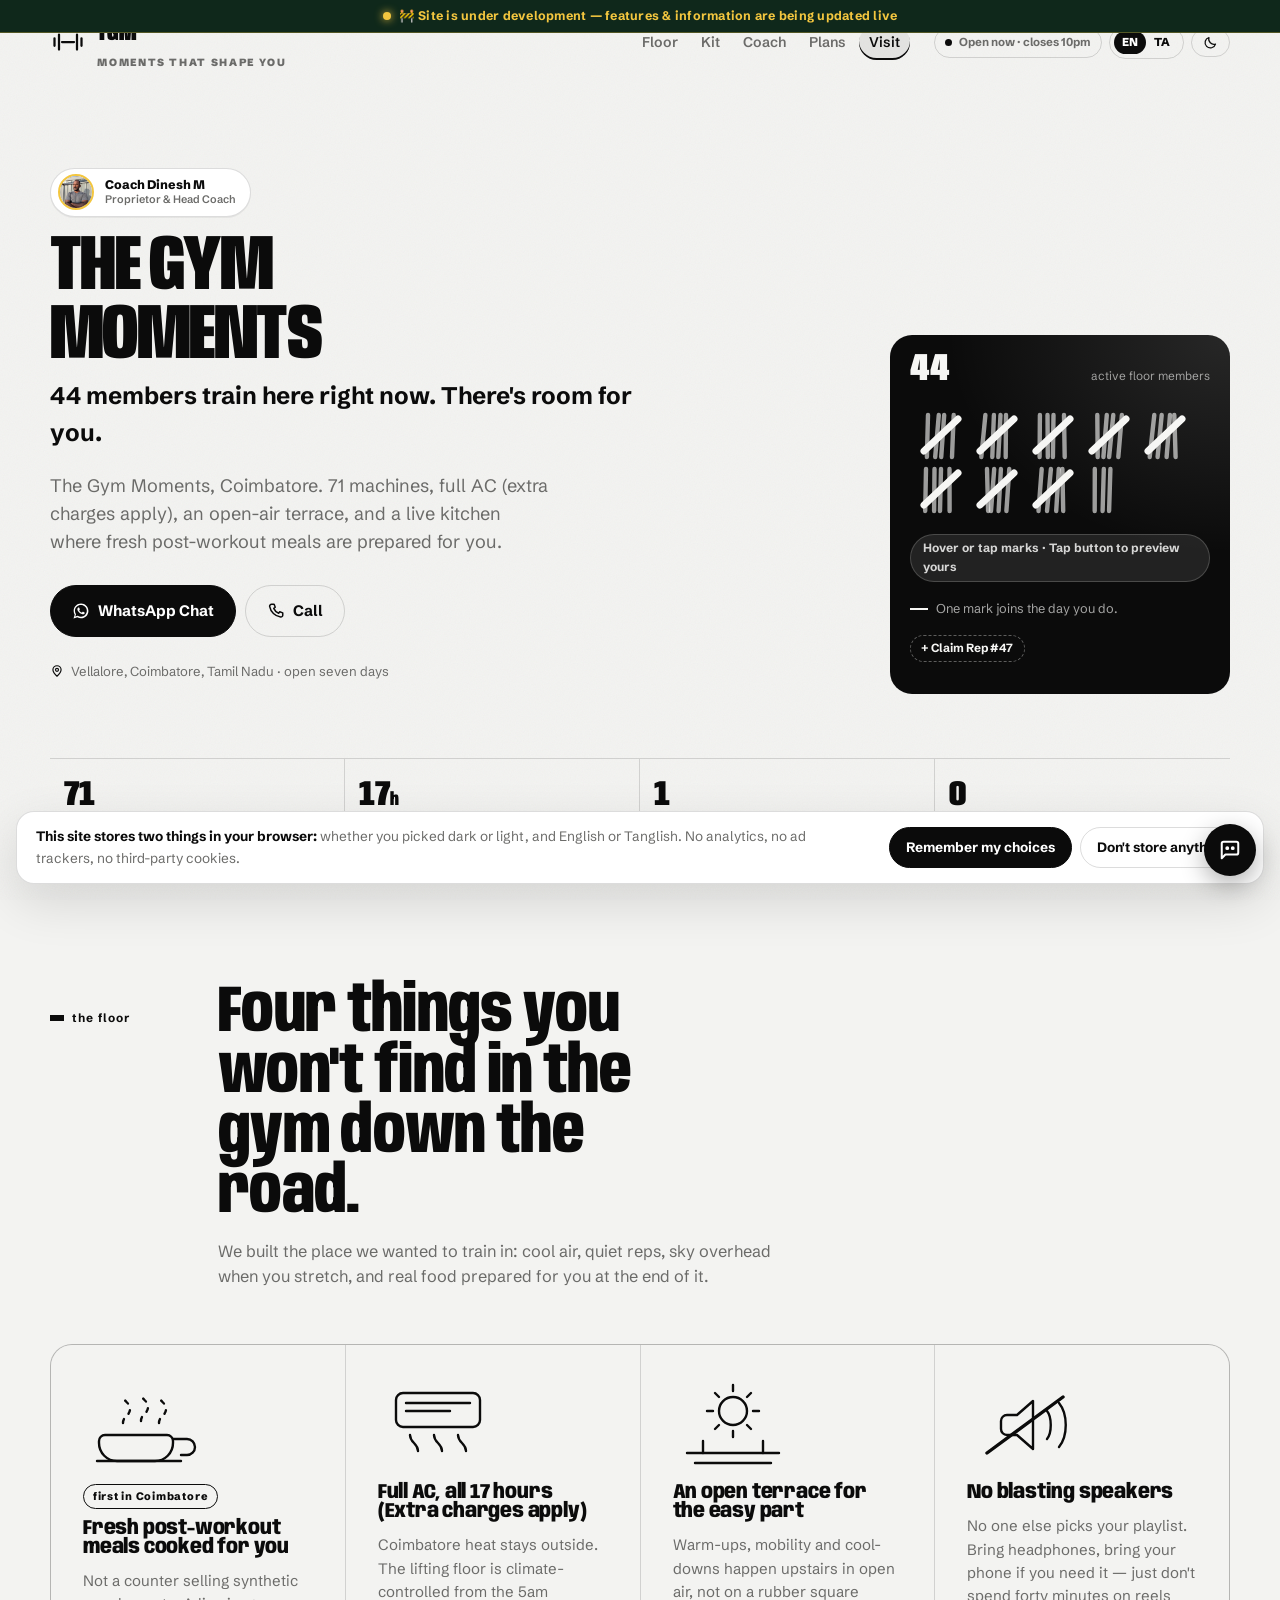
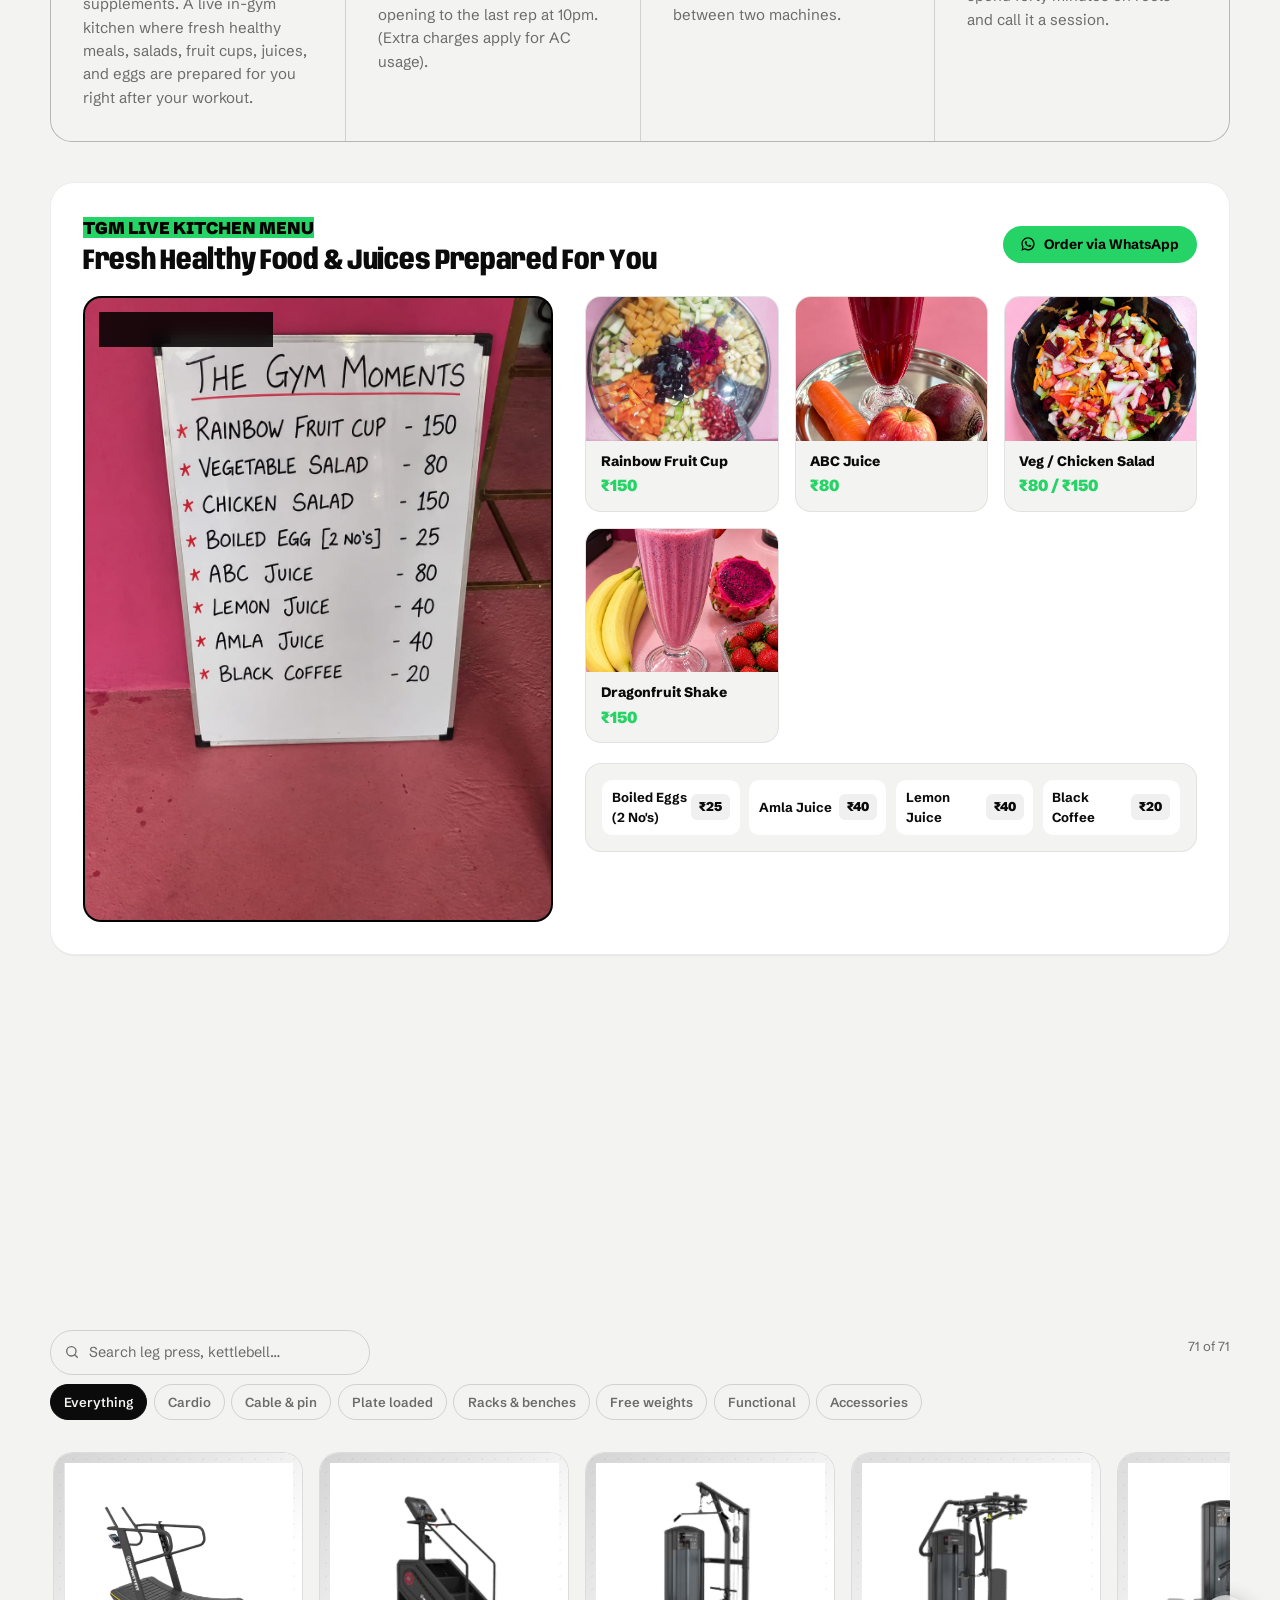
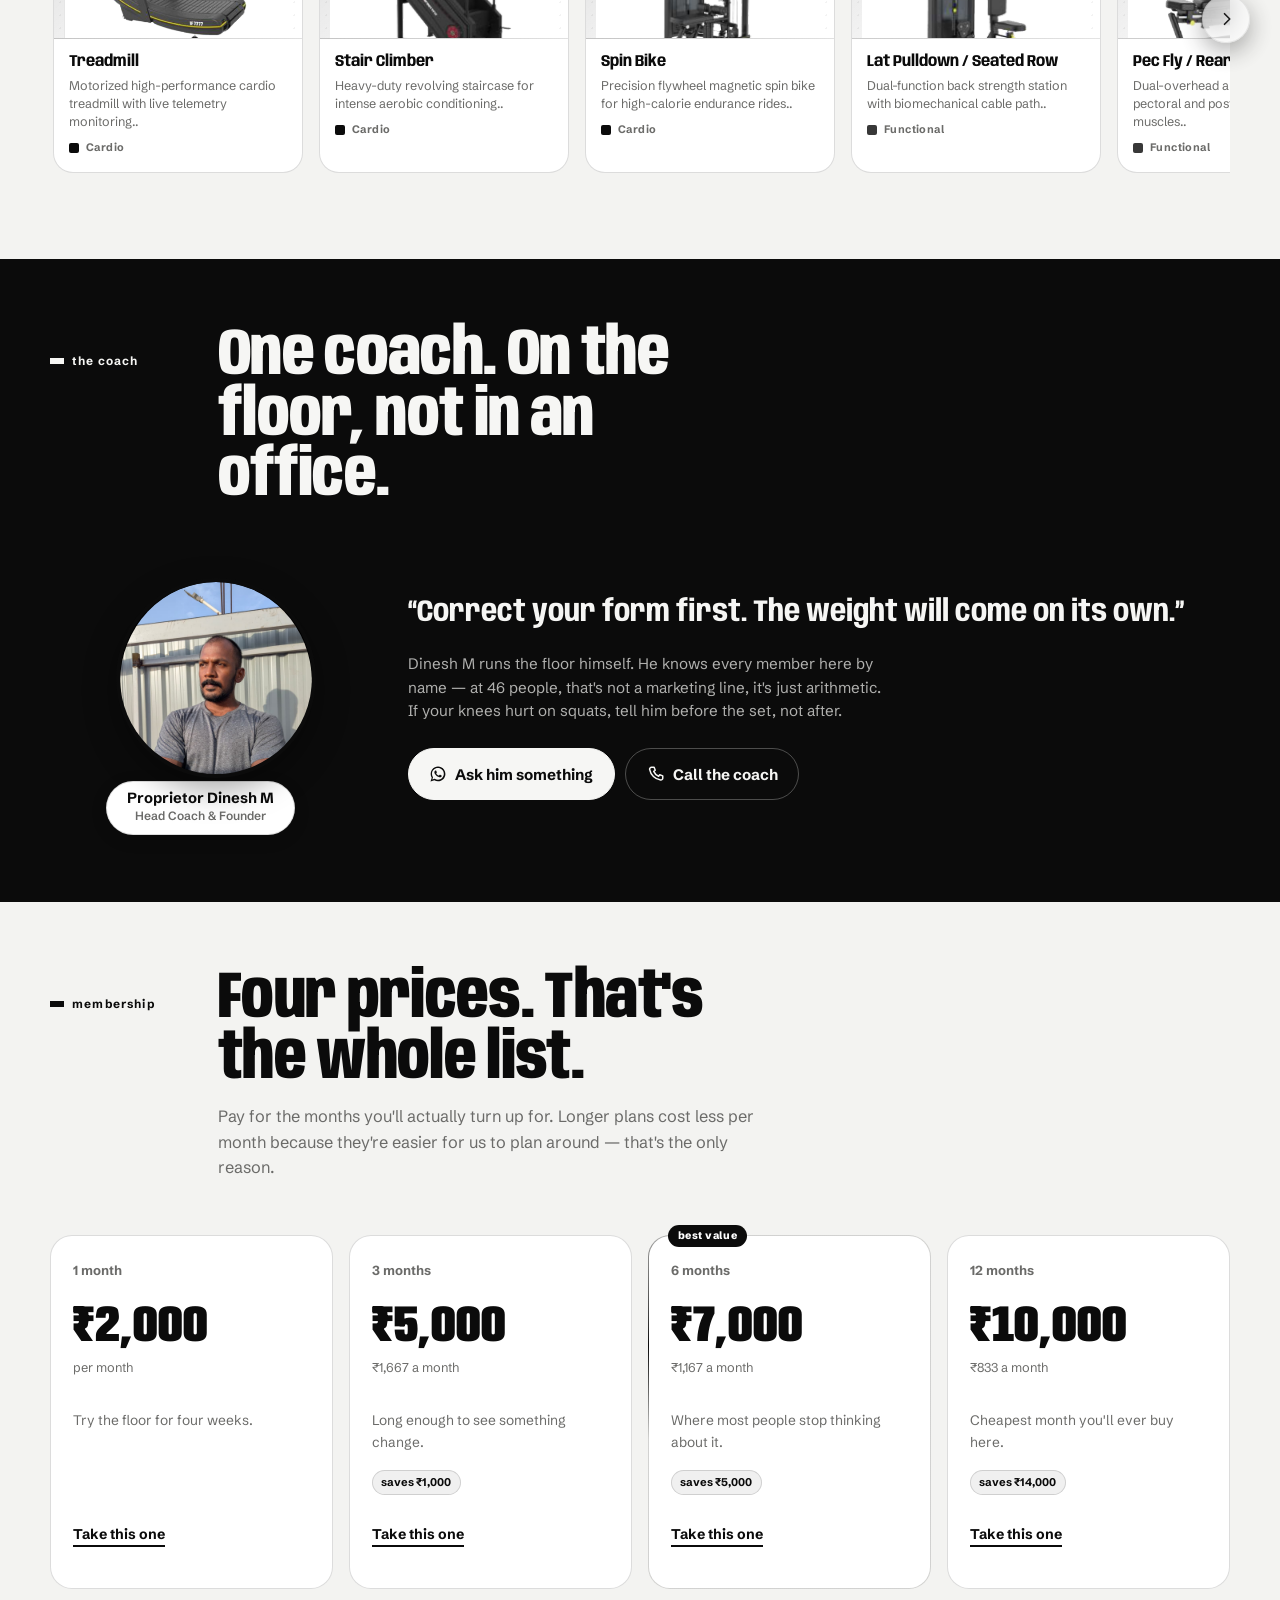
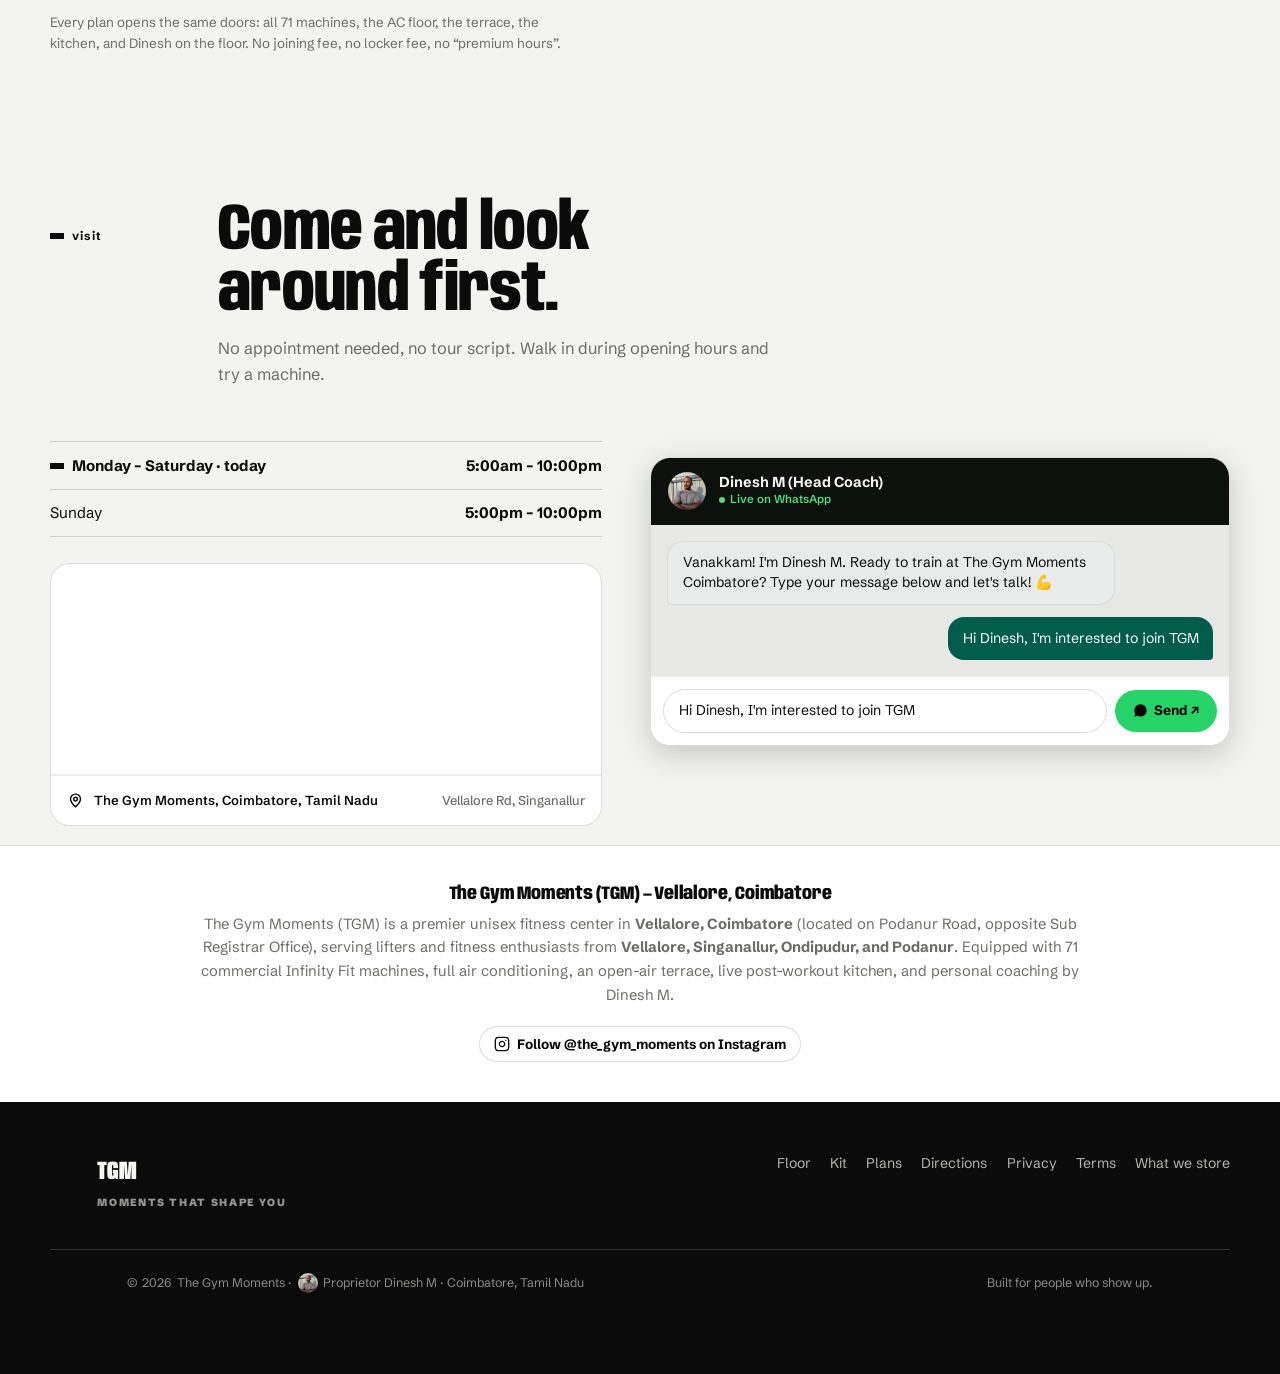
<file: index.html>
<!doctype html>
<html lang="en" data-theme="dark">
<head>
<meta charset="utf-8">
<meta name="viewport" content="width=device-width,initial-scale=1,viewport-fit=cover">

<!-- Primary SEO Meta Tags -->
<title>The Gym Moments (TGM) | Best Gym in Coimbatore & Vellalore | Full AC & Live Kitchen</title>
<meta name="title" content="The Gym Moments (TGM) | Best Gym in Coimbatore & Vellalore | Full AC & Live Kitchen">
<meta name="description" content="Looking for the best gym in Coimbatore or gym near me in Vellalore? The Gym Moments (TGM) features 71 modern equipment machines, full AC, open-air terrace, live post-workout kitchen, and personal training by Coach Dinesh M. Call +91 9500441505.">
<meta name="keywords" content="The Gym Moments, TGM Vellalore, gym in Vellalore, best gym in Coimbatore, unisex gym Vellalore, fitness center Coimbatore, Coach Dinesh M, 71 machines gym, AC gym Coimbatore">
<meta name="author" content="Coach Dinesh M, The Gym Moments">
<meta name="robots" content="index, follow, max-image-preview:large, max-snippet:-1, max-video-preview:-1">
<meta name="theme-color" content="#03190F">

<!-- Geographic & Local SEO Meta Tags -->
<meta name="geo.region" content="IN-TN">
<meta name="geo.placename" content="Vellalore, Coimbatore">
<meta name="geo.position" content="10.9778;77.0231">
<meta name="ICBM" content="10.9778, 77.0231">

<!-- Canonical Link -->
<link rel="canonical" href="https://curiositycrafter.github.io/TGM/">

<!-- Google Search Console Verification -->
<meta name="google-site-verification" content="googlec9c998cc86d82fd4">

<!-- Open Graph / Facebook / WhatsApp -->
<meta property="og:type" content="website">
<meta property="og:url" content="https://curiositycrafter.github.io/TGM/">
<meta property="og:title" content="The Gym Moments (TGM) — Best Gym in Coimbatore & Vellalore">
<meta property="og:description" content="71 modern machines, full AC, open terrace, live post-workout cooking space, and expert coaching by Dinesh M in Vellalore, Coimbatore. Join TGM today!">
<meta property="og:image" content="https://curiositycrafter.github.io/TGM/owner.jpeg">
<meta property="og:site_name" content="The Gym Moments (TGM)">
<meta property="og:locale" content="en_IN">

<!-- Twitter Cards -->
<meta name="twitter:card" content="summary_large_image">
<meta name="twitter:url" content="https://curiositycrafter.github.io/TGM/">
<meta name="twitter:title" content="The Gym Moments (TGM) — Best Gym in Coimbatore & Vellalore">
<meta name="twitter:description" content="Coimbatore & Vellalore's top fitness facility with live kitchen, 71 machines, full AC & expert personal coaching by Dinesh M.">
<meta name="twitter:image" content="https://curiositycrafter.github.io/TGM/owner.jpeg">

<!-- Structured Data / JSON-LD Schema.org for Google Search & Rich Snippets -->
<script type="application/ld+json">
{
  "@context": "https://schema.org",
  "@graph": [
    {
      "@type": "ExerciseGym",
      "@id": "https://curiositycrafter.github.io/TGM/#gym",
      "name": "The Gym Moments",
      "alternateName": ["TGM Gym", "TGM Vellalore", "The Gym Moments Vellalore", "The Gym Moments Coimbatore", "Best Gym in Coimbatore"],
      "url": "https://curiositycrafter.github.io/TGM/",
      "logo": "https://curiositycrafter.github.io/TGM/owner.jpeg",
      "image": "https://curiositycrafter.github.io/TGM/owner.jpeg",
      "description": "The Gym Moments (TGM) is the best gym in Coimbatore and Vellalore featuring 71 modern machines, full AC, an open-air terrace, live post-workout kitchen, and personalized training by Coach Dinesh M.",
      "telephone": "+919500441505",
      "address": {
        "@type": "PostalAddress",
        "streetAddress": "Vellalore",
        "addressLocality": "Vellalore, Coimbatore",
        "addressRegion": "Tamil Nadu",
        "postalCode": "641111",
        "addressCountry": "IN"
      },
      "geo": {
        "@type": "GeoCoordinates",
        "latitude": 11.0168,
        "longitude": 76.9558
      },
      "openingHoursSpecification": [
        {
          "@type": "OpeningHoursSpecification",
          "dayOfWeek": ["Monday", "Tuesday", "Wednesday", "Thursday", "Friday", "Saturday"],
          "opens": "05:00",
          "closes": "22:00"
        },
        {
          "@type": "OpeningHoursSpecification",
          "dayOfWeek": "Sunday",
          "opens": "17:00",
          "closes": "22:00"
        }
      ],
      "priceRange": "₹2000 - ₹10000",
      "founder": {
        "@type": "Person",
        "name": "Dinesh M",
        "jobTitle": "Head Coach & Founder"
      },
      "amenityFeature": [
        { "@type": "LocationFeatureSpecification", "name": "71 Modern Equipment Machines", "value": true },
        { "@type": "LocationFeatureSpecification", "name": "Full Air Conditioning (AC)", "value": true },
        { "@type": "LocationFeatureSpecification", "name": "Live Post-Workout Kitchen Space", "value": true },
        { "@type": "LocationFeatureSpecification", "name": "Open-Air Terrace & Stretching Area", "value": true },
        { "@type": "LocationFeatureSpecification", "name": "Personal Coaching & Guidance", "value": true }
      ]
    },
    {
      "@type": "FAQPage",
      "@id": "https://curiositycrafter.github.io/TGM/#faq",
      "mainEntity": [
        {
          "@type": "Question",
          "name": "Where is The Gym Moments located?",
          "acceptedAnswer": {
            "@type": "Answer",
            "text": "The Gym Moments (TGM) is located in Coimbatore, Tamil Nadu, India."
          }
        },
        {
          "@type": "Question",
          "name": "What are the opening timings of The Gym Moments?",
          "acceptedAnswer": {
            "@type": "Answer",
            "text": "Monday to Saturday from 5:00 AM to 10:00 PM, and Sunday from 5:00 PM to 10:00 PM."
          }
        },
        {
          "@type": "Question",
          "name": "What membership plans are available at TGM Coimbatore?",
          "acceptedAnswer": {
            "@type": "Answer",
            "text": "1 Month: ₹2,000 | 3 Months: ₹5,000 | 6 Months: ₹7,000 | 12 Months (Annual): ₹10,000."
          }
        },
        {
          "@type": "Question",
          "name": "What unique facilities does The Gym Moments provide?",
          "acceptedAnswer": {
            "@type": "Answer",
            "text": "TGM is Coimbatore's first gym with a live in-gym kitchen for post-workout meals, 71 modern fitness machines, full AC, open-air terrace stretching area, and personal training by Dinesh M."
          }
        }
      ]
    }
  ]
}
</script>

<link rel="preconnect" href="https://fonts.googleapis.com">
<link rel="preconnect" href="https://fonts.gstatic.com" crossorigin>
<link href="https://fonts.googleapis.com/css2?family=Anybody:wdth,wght@50..150,100..900&family=Schibsted+Grotesk:wght@400..800&display=swap" rel="stylesheet">
<style>
/* ── tokens ─────────────────────────────────────────────────────── */
:root{
  /* monochrome — shades carry the hierarchy, not hue */
  --paper:#F3F3F1; --card:#FFFFFF; --band:#0B0B0B; --band-ink:#F6F6F4;
  --ink:#0B0B0B; --mute:#6B6B69; --hair:#0B0B0B24; --hair-2:#0B0B0B12;
  --kum:#0B0B0B; --kum-soft:#0B0B0B0f; --on-kum:#FFFFFF;
  --mint:#0B0B0B;
  --h1:#0B0B0B;--h2:#2E2E2E;--h3:#454545;--h4:#5C5C5C;--h5:#1C1C1C;--h6:#383838;--h7:#525252;
  --shadow:0 1px 0 #0b0b0b0d;
  --grain:.05;
}
@media (prefers-color-scheme:dark){ :root:not([data-theme="light"]){
  --paper:#000000; --card:#121212; --band:#0A0A0A; --band-ink:#FAFAFA;
  --ink:#FAFAFA; --mute:#949494; --hair:#FAFAFA26; --hair-2:#FAFAFA12;
  --kum:#FFFFFF; --kum-soft:#FFFFFF14; --on-kum:#000000;
  --mint:#FFFFFF;
  --h1:#FFFFFF;--h2:#DBDBDB;--h3:#BCBCBC;--h4:#9E9E9E;--h5:#EFEFEF;--h6:#CACACA;--h7:#AEAEAE;
  --shadow:none;
  --grain:.07;
}}
:root[data-theme="dark"]{
  --paper:#000000; --card:#121212; --band:#0A0A0A; --band-ink:#FAFAFA;
  --ink:#FAFAFA; --mute:#949494; --hair:#FAFAFA26; --hair-2:#FAFAFA12;
  --kum:#FFFFFF; --kum-soft:#FFFFFF14; --on-kum:#000000;
  --mint:#FFFFFF;
  --h1:#FFFFFF;--h2:#DBDBDB;--h3:#BCBCBC;--h4:#9E9E9E;--h5:#EFEFEF;--h6:#CACACA;--h7:#AEAEAE;
  --shadow:none;
  --grain:.07;
}
*{box-sizing:border-box}
html{scroll-behavior:smooth;-webkit-text-size-adjust:100%}
@media (prefers-reduced-motion:reduce){html{scroll-behavior:auto}
  *,*::before,*::after{animation-duration:.001ms!important;animation-iteration-count:1!important;transition-duration:.001ms!important}}
body{
  margin:0;background:var(--paper);color:var(--ink);
  font-family:"Schibsted Grotesk",system-ui,-apple-system,Segoe UI,sans-serif;
  font-size:clamp(15px,.55vw + 14px,17px);line-height:1.55;
  overflow-x:hidden;
}
body::before{ /* paper grain */
  content:"";position:fixed;inset:0;pointer-events:none;z-index:1;opacity:var(--grain);
  background-image:url("data:image/svg+xml,%3Csvg xmlns='http://www.w3.org/2000/svg' width='120' height='120'%3E%3Cfilter id='n'%3E%3CfeTurbulence type='fractalNoise' baseFrequency='.85' numOctaves='3'/%3E%3C/filter%3E%3Crect width='120' height='120' filter='url(%23n)'/%3E%3C/svg%3E");
}
h1,h2,h3,.disp{font-family:Anybody,"Arial Narrow",system-ui,sans-serif;font-weight:800;line-height:.92;letter-spacing:-.01em;margin:0;font-variation-settings:"wdth" 78,"wght" 800}
p{margin:0 0 1em}
a{color:inherit}
img,svg{max-width:100%}
::selection{background:var(--kum);color:var(--on-kum)}
:focus-visible{outline:3px solid var(--kum);outline-offset:3px;border-radius:2px}
.skip{position:absolute;left:-9999px;top:0;z-index:99;background:var(--kum);color:var(--on-kum);padding:.7rem 1rem;font-weight:700}
.skip:focus{left:.5rem;top:.5rem}
.wrap{width:min(1180px,100% - 2.4rem);margin-inline:auto}
@media(max-width:640px){.wrap{width:min(1180px,100% - 1.6rem)}}

/* ── header ─────────────────────────────────────────────────────── */
.rail{position:fixed;top:0;left:0;right:0;height:3px;background:var(--hair-2);z-index:60}
.rail i{display:block;height:100%;width:0;background:var(--kum);transition:width .1s linear}
header{position:fixed;top:0;left:0;right:0;z-index:55;padding:.85rem 0;transition:background .3s,backdrop-filter .3s,border-color .3s;border-bottom:1px solid transparent}
header.stuck{background:color-mix(in srgb,var(--paper) 86%,transparent);backdrop-filter:blur(14px) saturate(1.3);border-bottom-color:var(--hair-2)}
.bar{display:flex;align-items:center;gap:1.1rem}
.logo{display:flex;align-items:center;gap:.55rem;text-decoration:none;font-family:Anybody;font-weight:900;font-variation-settings:"wdth" 60,"wght" 900;font-size:1.32rem;letter-spacing:.01em;flex:none}
.logo svg{width:28px;height:28px;color:var(--kum)}
.logo small{display:block;font-family:"Schibsted Grotesk";font-weight:500;font-size:.56rem;letter-spacing:.14em;color:var(--mute);text-transform:uppercase;margin-top:1px}
nav.main{display:flex;gap:.2rem;margin-left:auto}
nav.main a{position:relative;text-decoration:none;font-size:.88rem;font-weight:600;padding:.4rem .62rem;border-radius:99px;color:var(--mute);transition:color .2s,background .2s}
nav.main a:hover{color:var(--ink);background:var(--hair-2)}
nav.main a[aria-current="true"]{color:var(--ink);background:var(--kum-soft);box-shadow:inset 0 -2px 0 var(--ink)}
.tools{display:flex;align-items:center;gap:.4rem;margin-left:auto}
nav.main + .tools{margin-left:.4rem}
.chip{display:inline-flex;align-items:center;gap:.38rem;border:1px solid var(--hair);background:transparent;color:var(--ink);border-radius:99px;padding:.36rem .7rem;font:inherit;font-size:.78rem;font-weight:700;cursor:pointer;transition:border-color .2s,background .2s,color .2s}
.chip:hover{border-color:var(--kum);color:var(--kum)}
.chip svg{width:15px;height:15px}
.lang{padding:.3rem;gap:0}
.lang b{padding:.14rem .48rem;border-radius:99px;font-size:.72rem;font-weight:800;letter-spacing:.03em}
.lang b[data-on]{background:var(--kum);color:var(--on-kum)}
.status{font-size:.72rem;font-weight:700;color:var(--mute);display:inline-flex;align-items:center;gap:.4rem;border:1px solid var(--hair);border-radius:99px;padding:.34rem .66rem}
.status i{width:7px;height:7px;border-radius:99px;background:var(--mute);flex:none}
.status.open i{background:var(--mint);box-shadow:0 0 0 0 color-mix(in srgb,var(--mint) 70%,transparent);animation:pulse 2.6s infinite}
@keyframes pulse{70%{box-shadow:0 0 0 7px transparent}100%{box-shadow:0 0 0 0 transparent}}
@media(max-width:1000px){nav.main,.status{display:none}}
@media(max-width:420px){.logo small{display:none}}

/* ── buttons ────────────────────────────────────────────────────── */
.btn{display:inline-flex;align-items:center;gap:.5rem;text-decoration:none;font:inherit;font-weight:700;font-size:.95rem;padding:.82rem 1.3rem;border-radius:99px;border:1px solid var(--kum);background:var(--kum);color:var(--on-kum);cursor:pointer;transition:transform .18s cubic-bezier(.2,.8,.3,1),filter .2s}
.btn:hover{transform:translateY(-2px);filter:brightness(1.08)}
.btn:active{transform:translateY(0)}
.btn.ghost{background:transparent;color:var(--ink);border-color:var(--hair)}
.btn.ghost:hover{border-color:var(--kum);color:var(--kum)}
.btn svg{width:18px;height:18px;flex:none}

/* ── section furniture ──────────────────────────────────────────── */
section{position:relative;z-index:2;padding:clamp(2.4rem,5.5vw,4.2rem) 0}
.head{display:grid;grid-template-columns:minmax(0,7.5rem) minmax(0,1fr);gap:clamp(1rem,4vw,3rem);align-items:start;margin-bottom:clamp(2rem,5vw,3.4rem)}
.head .tag{font-size:.74rem;font-weight:700;letter-spacing:.1em;color:var(--ink);padding-top:.7rem;text-transform:lowercase;display:flex;align-items:center;gap:.5rem}
.head .tag::before{content:"";width:14px;height:6px;background:var(--ink);flex:none}
.head h2{font-size:clamp(2.1rem,6.2vw,4.1rem);font-variation-settings:"wdth" 72,"wght" 800;max-width:16ch}
.head p{color:var(--mute);max-width:56ch;margin:.9rem 0 0;font-size:1.02rem}
@media(max-width:720px){.head{grid-template-columns:1fr;gap:.5rem}.head .tag{padding-top:0}}
.reveal{opacity:0;transform:translateY(18px);transition:opacity .7s ease,transform .7s cubic-bezier(.2,.75,.3,1)}
.reveal.in{opacity:1;transform:none}

/* ── hero ───────────────────────────────────────────────────────── */
.hero{padding-top:clamp(7.5rem,15vh,10rem);padding-bottom:clamp(3rem,7vw,5rem);overflow:hidden}
.hero-grid{display:grid;grid-template-columns:minmax(0,1.05fr) minmax(0,.95fr);gap:clamp(1.6rem,5vw,4rem);align-items:end}
@media(max-width:900px){.hero-grid{grid-template-columns:1fr;align-items:start}}
.hero h1{font-size:clamp(2.5rem,6.6vw,4.9rem);font-variation-settings:"wdth" 64,"wght" 850;letter-spacing:-.022em;text-wrap:balance;max-width:14ch}
.hero h1 .num{color:var(--kum);font-variation-settings:"wdth" 72,"wght" 900}
.hero .lede{color:var(--mute);font-size:clamp(1rem,1.6vw,1.13rem);max-width:46ch;margin:1.3rem 0 0}
.hero .cta{display:flex;flex-wrap:wrap;gap:.6rem;margin-top:1.8rem}
.hero .where{margin-top:1.5rem;font-size:.82rem;color:var(--mute);display:flex;gap:.45rem;align-items:center}
.hero .where svg{width:14px;height:14px;color:var(--kum)}

/* tally board */
.tally{background:var(--band);color:var(--band-ink);border-radius:26px;padding:clamp(1.2rem,3vw,2rem);position:relative;overflow:hidden}
.tally::after{content:"";position:absolute;inset:0;background:radial-gradient(130% 95% at 100% 0%,color-mix(in srgb,var(--band-ink) 12%,transparent),transparent 64%);pointer-events:none}
.tally-h{display:flex;justify-content:space-between;align-items:baseline;gap:1rem;margin-bottom:1.1rem;position:relative;z-index:1}
.tally-h b{font-family:Anybody;font-variation-settings:"wdth" 70,"wght" 900;font-size:clamp(2.6rem,7vw,3.6rem);line-height:.85;color:var(--band-ink)}
.tally-h span{font-size:.78rem;color:color-mix(in srgb,var(--band-ink) 62%,transparent);max-width:17ch;text-align:right;line-height:1.35}
.tally svg{display:block;width:100%;height:auto;position:relative;z-index:1}
.tally svg path{stroke:color-mix(in srgb,var(--band-ink) 62%,transparent);stroke-width:4.4;stroke-linecap:round;fill:none;cursor:pointer;transition:stroke .2s,stroke-width .2s,filter .2s;pointer-events:stroke}
.tally svg path:hover,.tally svg path.active{stroke:var(--kum);stroke-width:6;filter:drop-shadow(0 0 6px var(--kum))}
.tally svg path.x{stroke:var(--band-ink);stroke-width:7}
.tally svg path.x:hover,.tally svg path.x.active{stroke:var(--kum);stroke-width:9;filter:drop-shadow(0 0 8px var(--kum))}
.tally svg path.stroke47{stroke:#F3C63F;stroke-width:6.5;animation:strokePulse 1.4s infinite alternate;filter:drop-shadow(0 0 6px #F3C63F)}
@keyframes strokePulse{from{opacity:0.75;filter:drop-shadow(0 0 2px #F3C63F)}to{opacity:1;filter:drop-shadow(0 0 10px #F3C63F)}}
.tally-tip{font-size:.75rem;font-weight:700;color:color-mix(in srgb,var(--band-ink) 85%,transparent);background:color-mix(in srgb,var(--band-ink) 10%,transparent);border:1px solid color-mix(in srgb,var(--band-ink) 18%,transparent);border-radius:99px;padding:.25rem .75rem;display:inline-flex;align-items:center;gap:.4rem;margin-top:.7rem;position:relative;z-index:1;transition:all .2s}
.tally-add-btn{background:transparent;border:1px dashed color-mix(in srgb,var(--band-ink) 35%,transparent);color:var(--band-ink);font:inherit;font-size:.74rem;font-weight:700;border-radius:99px;padding:.22rem .65rem;cursor:pointer;margin-top:.5rem;display:inline-flex;align-items:center;gap:.35rem;transition:all .2s;position:relative;z-index:1}
.tally-add-btn:hover{background:var(--kum);border-color:var(--kum);color:var(--on-kum)}
.tally-f{margin-top:1.1rem;font-size:.8rem;color:color-mix(in srgb,var(--band-ink) 66%,transparent);position:relative;z-index:1;display:flex;gap:.5rem;align-items:center;flex-wrap:wrap}
.tally-f i{width:18px;height:2px;background:var(--kum);flex:none}

/* stat strip */
.strip{display:grid;grid-template-columns:repeat(4,1fr);gap:0;border-top:1px solid var(--hair);margin-top:clamp(2.4rem,6vw,4rem)}
.strip div{padding:1.15rem .9rem 0;border-right:1px solid var(--hair)}
.strip div:last-child{border-right:0}
.strip b{display:block;font-family:Anybody;font-variation-settings:"wdth" 70,"wght" 900;font-size:clamp(1.5rem,3.4vw,2.2rem);line-height:1}
.strip span{font-size:.78rem;color:var(--mute);display:block;margin-top:.25rem}
@media(max-width:620px){.strip{grid-template-columns:1fr 1fr}.strip div:nth-child(2){border-right:0}.strip div:nth-child(-n+2){border-bottom:1px solid var(--hair);padding-bottom:1rem}}

/* ── floor / USP ────────────────────────────────────────────────── */
.floor{display:grid;grid-template-columns:repeat(auto-fit,minmax(248px,1fr));gap:1px;background:var(--hair);border:1px solid var(--hair);border-radius:22px;overflow:hidden}
.floor article{background:var(--paper);padding:clamp(1.4rem,3vw,2rem);display:flex;flex-direction:column;gap:.7rem;transition:background .25s}
.floor article:hover{background:var(--card)}
.floor .art{height:96px;color:var(--kum)}
.floor .art svg{height:100%;width:auto}
.floor h3{font-size:1.28rem;font-variation-settings:"wdth" 84,"wght" 800}
.floor p{color:var(--mute);font-size:.94rem;margin:0}
.floor .art .steam{stroke-dasharray:4 7;animation:steam 3.4s linear infinite}
.floor .art .steam.s2{animation-delay:-1.1s}
.floor .art .steam.s3{animation-delay:-2.2s}
@keyframes steam{to{stroke-dashoffset:-22}}
.floor .first{align-self:flex-start;font-size:.68rem;font-weight:800;letter-spacing:.07em;color:var(--kum);border:1px solid var(--kum);border-radius:99px;padding:.18rem .55rem}

/* ── kit / carousel ─────────────────────────────────────────────── */
.kit-controls{display:flex;flex-wrap:wrap;gap:.6rem;align-items:center;margin-bottom:1.4rem}
.search{position:relative;flex:1 1 230px;max-width:320px}
.search svg{position:absolute;left:.85rem;top:50%;transform:translateY(-50%);width:16px;height:16px;color:var(--mute);pointer-events:none}
.search input{width:100%;font:inherit;font-size:.9rem;padding:.65rem .9rem .65rem 2.4rem;border-radius:99px;border:1px solid var(--hair);background:transparent;color:var(--ink)}
.search input::placeholder{color:var(--mute)}
.search input:focus{border-color:var(--kum);outline:none}
.filters{display:flex;gap:.4rem;overflow-x:auto;padding-bottom:.2rem;scrollbar-width:none;flex:1 1 100%}
.filters::-webkit-scrollbar{display:none}
.filters button{white-space:nowrap;font:inherit;font-size:.82rem;font-weight:600;padding:.42rem .82rem;border-radius:99px;border:1px solid var(--hair);background:transparent;color:var(--mute);cursor:pointer;transition:.2s}
.filters button:hover{color:var(--ink);border-color:var(--ink)}
.filters button[aria-pressed="true"]{background:var(--ink);border-color:var(--ink);color:var(--paper)}
.kit-meta{margin-left:auto;font-size:.82rem;color:var(--mute);flex:none}
.kit-carousel-wrap{position:relative}
.arrow{width:44px;height:44px;border-radius:50%;border:1px solid color-mix(in srgb,var(--hair) 50%,transparent);background:color-mix(in srgb,var(--card) 60%,transparent);backdrop-filter:blur(12px);-webkit-backdrop-filter:blur(12px);color:var(--ink);display:grid;place-items:center;cursor:pointer;transition:all .25s cubic-bezier(.2,.8,.3,1);position:absolute;top:50%;transform:translateY(-50%);z-index:10;box-shadow:0 6px 20px #00000045;opacity:.82}
.arrow:hover:not(:disabled){background:var(--kum);border-color:var(--kum);color:var(--on-kum);opacity:1;transform:translateY(-50%) scale(1.08)}
.arrow:disabled{opacity:0!important;pointer-events:none;cursor:default}
.arrow svg{width:18px;height:18px}
.arrow.prev{left:-14px}
.arrow.next{right:-14px}
@media(max-width:640px){.arrow.prev{left:2px}.arrow.next{right:2px}}
.track{display:flex;gap:1rem;overflow-x:auto;scroll-snap-type:x mandatory;padding:.4rem .2rem 1.2rem;scrollbar-width:none;cursor:grab;scroll-padding-left:.2rem}
.track::-webkit-scrollbar{display:none}
.track.drag{cursor:grabbing;scroll-snap-type:none}
.track.drag *{pointer-events:none}
.card{flex:0 0 clamp(205px,23vw,250px);scroll-snap-align:start;border:1px solid var(--hair);border-radius:20px;overflow:hidden;background:var(--card);display:flex;flex-direction:column;transition:border-color .25s,transform .25s}
.card:hover{border-color:var(--kum);transform:translateY(-3px)}
.card .pic{aspect-ratio:4/3;display:grid;place-items:center;background:
   linear-gradient(140deg,color-mix(in srgb,var(--h) 22%,transparent),transparent 70%),var(--card);
   border-bottom:1px solid var(--hair-2);position:relative;overflow:hidden}
.card .pic::after{content:"";position:absolute;inset:0;background-image:radial-gradient(var(--hair) 1px,transparent 1px);background-size:13px 13px;opacity:.35;pointer-events:none}
.card .pic img{width:100%;height:100%;object-fit:contain;padding:.4rem;position:relative;z-index:2;transition:transform .3s cubic-bezier(.2,.8,.3,1)}
.card:hover .pic img{transform:scale(1.08)}
.card .pic svg{width:58%;height:58%;color:var(--h);position:relative;z-index:1}
.card .body{padding:.85rem .95rem 1rem}
.card h4{margin:0;font-family:Anybody;font-variation-settings:"wdth" 88,"wght" 700;font-size:1rem;line-height:1.15}
.card p{margin:.35rem 0 0;font-size:.79rem;color:var(--mute);line-height:1.42}
.card .cat{margin-top:.6rem;font-size:.68rem;font-weight:700;color:var(--mute);letter-spacing:.04em;display:flex;align-items:center;gap:.4rem}
.card .cat::before{content:"";width:10px;height:10px;border-radius:2px;background:var(--h);flex:none}
.empty{padding:2.4rem 0;color:var(--mute);font-size:.94rem}
.empty b{color:var(--ink);font-family:Anybody;font-variation-settings:"wdth" 82,"wght" 800;display:block;font-size:1.3rem;margin-bottom:.3rem}

/* ── coach ──────────────────────────────────────────────────────── */
.coach{background:var(--band);color:var(--band-ink)}
.coach .head .tag{color:var(--kum)}
.coach .head h2,.coach h3{color:var(--band-ink)}
.coach .head p{color:color-mix(in srgb,var(--band-ink) 68%,transparent)}
.coach-grid{display:grid;grid-template-columns:minmax(0,300px) minmax(0,1fr);gap:clamp(1.8rem,5vw,3.6rem);align-items:center}
@media(max-width:760px){.coach-grid{grid-template-columns:1fr}}
.portrait{position:relative;aspect-ratio:1;max-width:300px;margin:0 auto}
.portrait .frame{position:absolute;inset:16px;border-radius:50%;overflow:hidden;border:3px solid #F3C63F;background:#000;display:grid;place-items:center;z-index:2;box-shadow:0 8px 28px rgba(0,0,0,0.6)}
.portrait .frame img{width:100%;height:100%;object-fit:cover;object-position:top center;display:block;position:relative;z-index:2;transition:transform .35s ease,filter .35s ease}
.portrait .frame:hover img{transform:scale(1.08);filter:brightness(1.06)}
.portrait .ph{display:none!important}
.portrait .note{position:absolute;bottom:-.4rem;left:50%;transform:translateX(-50%);white-space:nowrap;font-size:.66rem;letter-spacing:.06em;background:var(--band-ink);color:var(--band);padding:.25rem .75rem;border-radius:99px;font-weight:800;z-index:3;box-shadow:0 4px 12px #00000030}
.ring{position:absolute;inset:0;width:100%;height:100%;overflow:visible;pointer-events:none;z-index:1;animation:spin 38s linear infinite}
@keyframes spin{to{transform:rotate(360deg)}}
.ring text{font-family:Anybody,"Schibsted Grotesk",sans-serif;font-size:6.2px;font-weight:800;letter-spacing:.28em;fill:color-mix(in srgb,var(--band-ink) 92%,transparent);text-transform:uppercase}
.coach blockquote{margin:0 0 1.3rem;font-family:Anybody;font-variation-settings:"wdth" 82,"wght" 700;font-size:clamp(1.3rem,3vw,1.9rem);line-height:1.15;color:var(--band-ink)}
.coach .who{color:color-mix(in srgb,var(--band-ink) 70%,transparent);font-size:.95rem;max-width:54ch}
.coach .cta{display:flex;flex-wrap:wrap;gap:.6rem;margin-top:1.6rem}
.coach .btn.ghost{color:var(--band-ink);border-color:color-mix(in srgb,var(--band-ink) 28%,transparent)}
.coach .btn.ghost:hover{border-color:var(--kum);color:var(--kum)}

/* ── plans ──────────────────────────────────────────────────────── */
.plans{display:grid;grid-template-columns:repeat(4,1fr);gap:1rem}
@media(max-width:940px){.plans{grid-template-columns:1fr 1fr}}
@media(max-width:520px){.plans{grid-template-columns:1fr}}
.plan{border:1px solid var(--hair);border-radius:22px;padding:1.5rem 1.35rem;display:flex;flex-direction:column;gap:.35rem;position:relative;background:var(--card);transition:transform .3s cubic-bezier(.2,.8,.3,1),border-color .3s}
.plan:hover{transform:translateY(-4px);border-color:var(--kum)}
.plan .dur{font-size:.82rem;font-weight:700;color:var(--mute)}
.plan .amt{font-family:Anybody;font-variation-settings:"wdth" 68,"wght" 900;font-size:clamp(2.4rem,5.6vw,3.2rem);line-height:.9;margin:.35rem 0 .1rem}
.plan .per{font-size:.8rem;color:var(--mute)}
.plan .blurb{margin:.9rem 0 0;font-size:.86rem;color:var(--mute);min-height:2.6em}
.plan .save{margin-top:.7rem;align-self:flex-start;font-size:.7rem;font-weight:700;color:var(--ink);border:1px solid var(--hair);border-radius:99px;padding:.18rem .55rem;background:var(--kum-soft)}
.plan .go{margin-top:auto;padding-top:1.2rem}
.plan .go button{font:inherit;font-size:.88rem;font-weight:700;background:none;border:0;padding:0;cursor:pointer;color:var(--ink);border-bottom:2px solid var(--ink);transition:.2s}
.plan .go button:hover{opacity:.62}
.plan.best{border-color:transparent;background:
  linear-gradient(var(--card),var(--card)) padding-box,
  conic-gradient(from var(--a,0deg),var(--hair) 0 72%,var(--kum) 82%,var(--hair) 92%) border-box;
  border:1.5px solid transparent;animation:beam 5.5s linear infinite}
@property --a{syntax:'<angle>';inherits:false;initial-value:0deg}
@keyframes beam{to{--a:360deg}}
.plan .flag{position:absolute;top:-.7rem;left:1.2rem;background:var(--kum);color:var(--on-kum);font-size:.66rem;font-weight:800;letter-spacing:.05em;padding:.2rem .6rem;border-radius:99px}
.fineprint{margin-top:1.4rem;font-size:.84rem;color:var(--mute);max-width:64ch}

/* ── visit ──────────────────────────────────────────────────────── */
.visit-grid{display:grid;grid-template-columns:minmax(0,1fr) minmax(0,1.05fr);gap:clamp(1.6rem,4vw,3rem)}
@media(max-width:860px){.visit-grid{grid-template-columns:1fr}}
.hours{list-style:none;padding:0;margin:0 0 1.6rem;border-top:1px solid var(--hair)}
.hours li{display:flex;justify-content:space-between;gap:1rem;padding:.72rem 0;border-bottom:1px solid var(--hair);font-size:.95rem}
.hours li b{font-weight:700}
.hours li.now{color:var(--ink);font-weight:700}
.hours li.now span::before{content:"";display:inline-block;width:14px;height:6px;background:var(--ink);margin-right:.5rem;vertical-align:.12em}
.map{display:block;border:1px solid var(--hair);border-radius:20px;overflow:hidden;text-decoration:none;color:inherit;background:var(--card);transition:border-color .25s}
.map:hover{border-color:var(--kum)}
.map .canvas{aspect-ratio:16/9;position:relative;background:var(--card)}
.map .canvas svg{position:absolute;inset:0;width:100%;height:100%}
.map .lbl{display:flex;align-items:center;gap:.6rem;padding:.9rem 1rem;font-size:.9rem;font-weight:600;border-top:1px solid var(--hair-2)}
.map .lbl svg{width:17px;height:17px;color:var(--kum);flex:none}
.map .lbl span{margin-left:auto;color:var(--mute);font-weight:500;font-size:.82rem}
[hidden]{display:none!important}
form{display:grid;gap:.85rem}
.field label{display:block;font-size:.8rem;font-weight:700;margin-bottom:.32rem}
.field input,.field select,.field textarea{width:100%;font:inherit;font-size:.93rem;padding:.7rem .85rem;border-radius:13px;border:1px solid var(--hair);background:transparent;color:var(--ink)}
.field select option{background:var(--card);color:var(--ink)}
.field textarea{resize:vertical;min-height:84px}
.field input:focus,.field select:focus,.field textarea:focus{border-color:var(--kum);outline:none}
.field .err{display:none;color:var(--kum);font-size:.78rem;margin-top:.3rem;font-weight:600}
.field.bad input,.field.bad select{border-color:var(--kum)}
.field.bad .err{display:block}
.two{display:grid;grid-template-columns:1fr 1fr;gap:.85rem}
@media(max-width:480px){.two{grid-template-columns:1fr}}
.formnote{font-size:.78rem;color:var(--mute);margin:0}
.sendbox .cap{font-size:.86rem;font-weight:700;margin:0 0 .7rem}
.sendbox pre{margin:0;white-space:pre-wrap;word-break:break-word;font:inherit;font-size:.9rem;line-height:1.5;background:var(--card);border:1px solid var(--hair);border-left:4px solid var(--ink);border-radius:14px;padding:1rem 1.1rem;color:var(--ink)}
.sendrow{display:flex;flex-wrap:wrap;gap:.5rem;margin-top:.9rem}
.sendrow .btn{padding:.62rem 1.05rem;font-size:.88rem}

/* ── footer, dock, misc ─────────────────────────────────────────── */
footer{background:var(--band);color:var(--band-ink);padding:clamp(2.2rem,4.5vw,3.2rem) 0 clamp(4.8rem,9vh,6.5rem);position:relative;z-index:2}
.fgrid{display:flex;flex-wrap:wrap;gap:2rem;justify-content:space-between;align-items:flex-start}
footer .logo{color:var(--band-ink)}
footer .logo small{color:color-mix(in srgb,var(--band-ink) 58%,transparent)}
.flinks{display:flex;flex-wrap:wrap;gap:1.2rem;font-size:.88rem}
.flinks a,.flinks button{color:color-mix(in srgb,var(--band-ink) 72%,transparent);text-decoration:none;background:none;border:0;font:inherit;font-size:.88rem;cursor:pointer;padding:0}
.flinks a:hover,.flinks button:hover{color:var(--kum)}
.fbase{margin-top:2.4rem;padding-top:1.4rem;padding-inline:clamp(1rem,6vw,5.5rem);border-top:1px solid color-mix(in srgb,var(--band-ink) 16%,transparent);display:flex;flex-wrap:wrap;gap:.8rem;justify-content:space-between;font-size:.78rem;color:color-mix(in srgb,var(--band-ink) 55%,transparent)}
.dock{position:fixed;left:50%;transform:translateX(-50%);bottom:max(.7rem,env(safe-area-inset-bottom));z-index:58;display:none;gap:.15rem;background:color-mix(in srgb,var(--band) 92%,transparent);backdrop-filter:blur(12px);border:1px solid color-mix(in srgb,var(--band-ink) 16%,transparent);border-radius:99px;padding:.32rem}
.dock a{display:flex;flex-direction:column;align-items:center;gap:.14rem;text-decoration:none;color:color-mix(in srgb,var(--band-ink) 72%,transparent);font-size:.62rem;font-weight:700;padding:.42rem .72rem;border-radius:99px}
.dock a svg{width:17px;height:17px}
.dock a.wa{background:var(--kum);color:var(--on-kum)}
@media(max-width:1000px){.dock{display:flex}}
.top{position:fixed;left:24px;bottom:calc(24px + env(safe-area-inset-bottom));z-index:85;display:inline-flex;align-items:center;gap:.4rem;padding:.55rem .9rem;border-radius:99px;border:1px solid color-mix(in srgb,var(--hair) 65%,transparent);background:color-mix(in srgb,var(--card) 68%,transparent);backdrop-filter:blur(14px);-webkit-backdrop-filter:blur(14px);color:var(--ink);font:inherit;font-size:.78rem;font-weight:800;cursor:pointer;opacity:0;pointer-events:none;transform:translateY(12px);transition:all .3s cubic-bezier(.2,.8,.3,1);box-shadow:0 8px 24px #00000040}
.top.on{opacity:.85;pointer-events:auto;transform:none}
.top:hover{opacity:1;background:var(--kum);border-color:var(--kum);color:var(--on-kum);transform:translateY(-2px);box-shadow:0 10px 30px #00000060}
.top svg{width:15px;height:15px;flex:none}
@media(max-width:1000px){.top{bottom:calc(5rem + env(safe-area-inset-bottom));left:16px}}
dialog{border:1px solid var(--hair);border-radius:22px;background:var(--paper);color:var(--ink);padding:0;max-width:min(620px,92vw);width:100%}
dialog::backdrop{background:#02100880;backdrop-filter:blur(3px)}
.dlg{padding:clamp(1.4rem,4vw,2.2rem);max-height:76vh;overflow:auto}
.dlg h3{font-size:1.6rem;margin-bottom:.8rem;font-variation-settings:"wdth" 80,"wght" 800}
.dlg h4{font-family:"Schibsted Grotesk";font-size:.9rem;font-weight:800;margin:1.3rem 0 .3rem}
.dlg p,.dlg li{font-size:.9rem;color:var(--mute)}
.dlg ul{padding-left:1.1rem;margin:0}
.dlg .x{float:right;margin:-.3rem -.3rem 0 0}
.consent{position:fixed;left:1rem;right:1rem;bottom:1rem;z-index:59;max-width:430px;background:var(--card);border:1px solid var(--hair);border-radius:20px;padding:1.1rem 1.2rem;box-shadow:0 18px 50px #0209061f;display:none}
.consent.on{display:block;animation:cin .5s cubic-bezier(.2,.8,.3,1)}
@keyframes cin{from{opacity:0;transform:translateY(14px)}}
.consent p{font-size:.85rem;color:var(--mute);margin:0 0 .9rem}
.consent b{color:var(--ink);font-weight:700}
.consent .row{display:flex;gap:.5rem;flex-wrap:wrap}
.consent .btn{padding:.55rem 1rem;font-size:.85rem}
@media(min-width:1001px){.consent{max-width:none;display:none;align-items:center;gap:1.4rem;padding:.9rem 1.2rem;border-radius:18px}
.consent.on{display:flex}
.consent p{margin:0;flex:1}
.consent .row{flex:none}}
@media(max-width:1000px){.consent{bottom:4.6rem}}

/* ── dark-band contexts: accent flips to the band's own ink ───── */
.tally-f i{background:var(--band-ink)}
.coach .head .tag{color:var(--band-ink)}
.coach .head .tag::before{background:var(--band-ink)}
.coach .btn{background:var(--band-ink);border-color:var(--band-ink);color:var(--band)}
.coach .btn.ghost{background:transparent;color:var(--band-ink)}
.coach .btn.ghost:hover{border-color:var(--band-ink);color:var(--band-ink)}
.portrait .note{background:var(--band-ink);color:var(--band)}
.flinks a:hover,.flinks button:hover{color:var(--band-ink);text-decoration:underline;text-underline-offset:3px}
.dock a.wa{background:var(--band-ink);color:var(--band)}
.sr{position:absolute;width:1px;height:1px;overflow:hidden;clip:rect(0 0 0 0);white-space:nowrap}

/* ── dumbbell hover animation & easter egg ───────────────────────── */
.logo:hover svg{animation:dbRep .5s ease-in-out infinite alternate;color:#F3C63F}
@keyframes dbRep{from{transform:translateY(0) rotate(0deg)}to{transform:translateY(-5px) rotate(-12deg)}}
.easter-toast{position:fixed;top:4.8rem;right:1.2rem;z-index:99;background:var(--card);border:1.5px solid #F3C63F;border-radius:18px;padding:.9rem 1.1rem;box-shadow:0 12px 36px #00000060;display:none;max-width:320px;animation:cin .4s cubic-bezier(.2,.8,.3,1)}
.easter-toast.on{display:block}
.easter-toast .badge{font-size:.68rem;font-weight:800;letter-spacing:.06em;color:#000;background:#F3C63F;padding:.18rem .55rem;border-radius:99px;display:inline-block;margin-bottom:.35rem}
.easter-toast p{font-size:.84rem;margin:0 0 .6rem;color:var(--ink);line-height:1.35}
.easter-toast button{width:100%;font:inherit;font-size:.8rem;font-weight:800;background:#F3C63F;color:#000;border:0;border-radius:99px;padding:.45rem .8rem;cursor:pointer;transition:.2s}
.easter-toast button:hover{filter:brightness(1.1);transform:scale(1.02)}

/* ── kit carousel floating left & right translucent arrows ───────── */
.kit-carousel-wrap{position:relative;margin-top:.6rem}
.kit-carousel-wrap .arrow{width:48px;height:48px;border-radius:50%;border:1.5px solid color-mix(in srgb,var(--hair) 60%,transparent);background:color-mix(in srgb,var(--card) 75%,transparent);backdrop-filter:blur(14px);-webkit-backdrop-filter:blur(14px);color:var(--ink);display:grid;place-items:center;cursor:pointer;transition:all .25s cubic-bezier(.2,.8,.3,1);position:absolute;top:50%;transform:translateY(-50%);z-index:20;box-shadow:0 8px 24px #00000060;opacity:.88}
.kit-carousel-wrap .arrow:hover:not(:disabled){background:var(--kum);border-color:var(--kum);color:var(--on-kum);opacity:1;transform:translateY(-50%) scale(1.12);box-shadow:0 10px 30px #00000080}
.kit-carousel-wrap .arrow:disabled{opacity:0!important;pointer-events:none;cursor:default}
.kit-carousel-wrap .arrow svg{width:18px;height:18px}
.kit-carousel-wrap .arrow.prev{left:-20px}
.kit-carousel-wrap .arrow.next{right:-20px}
@media(max-width:768px){.kit-carousel-wrap .arrow.prev{left:2px}.kit-carousel-wrap .arrow.next{right:2px}}

/* ── simulated live chat UI widget ──────────────────────────────── */
.chat-sim{background:var(--card);border:1px solid var(--hair);border-radius:20px;overflow:hidden;margin-top:1rem;box-shadow:0 8px 30px #00000030}
.chat-sim-head{background:color-mix(in srgb,var(--band) 80%,#0f281b);padding:.8rem 1rem;display:flex;align-items:center;gap:.75rem;border-bottom:1px solid var(--hair-2)}
.chat-sim-head img{width:40px;height:40px;border-radius:50%;object-fit:cover;border:1.5px solid var(--kum)}
.chat-sim-head b{display:block;font-size:.9rem;color:var(--band-ink);line-height:1.2}
.chat-sim-head span{font-size:.72rem;color:#4ade80;display:flex;align-items:center;gap:.3rem;font-weight:600}
.chat-sim-head span::before{content:"";width:6px;height:6px;border-radius:50%;background:#4ade80}
.chat-sim-body{padding:1rem;display:flex;flex-direction:column;gap:.8rem;background:color-mix(in srgb,var(--paper) 95%,#000);max-height:240px;overflow-y:auto}
.chat-bubble{max-width:82%;padding:.7rem .9rem;border-radius:16px;font-size:.88rem;line-height:1.4}
.chat-bubble.in{background:color-mix(in srgb,var(--card) 90%,#1e3a2b);color:var(--ink);align-self:flex-start;border-bottom-left-radius:4px;border:1px solid var(--hair-2)}
.chat-bubble.out{background:#005c4b;color:#ffffff;align-self:flex-end;border-bottom-right-radius:4px}
.chat-sim-foot{padding:.75rem;background:var(--card);border-top:1px solid var(--hair-2);display:flex;gap:.5rem;align-items:center}
.chat-sim-foot input{flex:1;font:inherit;font-size:.88rem;padding:.65rem .95rem;border-radius:99px;border:1px solid var(--hair);background:transparent;color:var(--ink)}
.chat-sim-foot input:focus{border-color:var(--kum);outline:none}
.chat-sim-foot button{font:inherit;font-size:.85rem;font-weight:700;padding:.65rem 1.1rem;border-radius:99px;border:0;background:#25D366;color:#000;cursor:pointer;display:inline-flex;align-items:center;gap:.4rem;transition:.2s;flex:none}
.chat-sim-foot button:hover{filter:brightness(1.1);transform:translateY(-1px)}


/* ── animated logo ───────────────────────────────────────────────── */
.logo svg{width:28px;height:28px;color:var(--kum);transition:transform .3s,color .3s;animation:logoFloat 3.2s ease-in-out infinite alternate}
.logo:hover svg{animation:logoRep .5s cubic-bezier(.3,.8,.4,1) infinite alternate;color:#F3C63F;filter:drop-shadow(0 0 8px #F3C63F90)}
@keyframes logoFloat{from{transform:translateY(0)}to{transform:translateY(-3px)}}
@keyframes logoRep{from{transform:translateY(0) rotate(0deg) scale(1)}to{transform:translateY(-5px) rotate(-14deg) scale(1.12)}}

/* ── scroll reveal staggered animations ──────────────────────────── */
.reveal{opacity:0;transform:translateY(28px) scale(0.98);transition:opacity .75s cubic-bezier(.2,.8,.3,1),transform .75s cubic-bezier(.2,.8,.3,1)}
.reveal.in{opacity:1;transform:none}
.card,.plan,.floor article{transition:border-color .25s,transform .25s,background .25s}

/* ── equipment card image full visibility ────────────────────────── */
.card .pic{aspect-ratio:4/3;display:grid;place-items:center;background:
   linear-gradient(140deg,color-mix(in srgb,var(--h) 18%,transparent),transparent 75%),var(--card);
   border-bottom:1px solid var(--hair-2);position:relative;overflow:hidden;padding:.4rem}
.card .pic img{width:100%;height:100%;max-height:100%;object-fit:contain;padding:.2rem;position:relative;z-index:2;transition:transform .35s cubic-bezier(.2,.8,.3,1),filter .35s ease}
.card:hover .pic img{transform:scale(1.09) translateY(-2px);filter:drop-shadow(0 6px 12px rgba(0,0,0,0.45))}


/* ── header logo & hero branding size adjustments ─────────────────── */
.logo{gap:.7rem;font-size:1.6rem}
.logo svg{width:36px;height:36px;color:var(--kum)}
.logo small{font-size:.65rem;letter-spacing:.16em;margin-top:2px}
.hero-brand{font-size:clamp(2.6rem,7.5vw,5.5rem);font-variation-settings:"wdth" 60,"wght" 950;letter-spacing:-.03em;color:var(--kum);margin-bottom:.4rem;line-height:.88}
.hero-sub{font-size:clamp(1.1rem,2.2vw,1.5rem);font-weight:700;color:var(--ink);margin-bottom:1rem}

/* ── compact tally box ───────────────────────────────────────────── */
.compact-tally{max-width:340px;margin:0 0 0 auto;padding:1.1rem 1.25rem 1.2rem;border-radius:22px}
.compact-tally .tally-h b{font-size:2.4rem;line-height:.85}
.compact-tally .tally-h span{font-size:.74rem}
@media(max-width:900px){.compact-tally{max-width:100%;margin-top:1.2rem}}

/* ── easter egg toast with timer & x button ──────────────────────── */
.easter-toast{position:fixed;bottom:24px;left:24px;z-index:9999;background:var(--band);color:var(--band-ink);border:1.5px solid #F3C63F;border-radius:18px;padding:1.1rem 1.3rem 1.4rem;max-width:340px;box-shadow:0 12px 36px #00000080;display:none;flex-direction:column;gap:.5rem;animation:toastIn .35s cubic-bezier(.2,.8,.3,1)}
.easter-toast.on{display:flex}
@keyframes toastIn{from{opacity:0;transform:translateY(20px) scale(.95)}to{opacity:1;transform:none}}
.easter-toast .toast-x{position:absolute;top:8px;right:10px;background:none;border:none;color:var(--mute);font-size:1.5rem;line-height:1;cursor:pointer;padding:4px;border-radius:50%;transition:color .2s}
.easter-toast .toast-x:hover{color:#fff}
.easter-toast .badge{font-size:.72rem;font-weight:900;letter-spacing:.06em;color:#F3C63F}
.easter-toast p{margin:0;font-size:.88rem;color:var(--band-ink);line-height:1.35}
.easter-toast button#claimEggBtn{margin-top:.4rem;background:#F3C63F;color:#000;border:0;padding:.65rem 1rem;border-radius:99px;font-weight:800;font-size:.84rem;cursor:pointer;transition:transform .2s,filter .2s}
.easter-toast button#claimEggBtn:hover{transform:translateY(-1px);filter:brightness(1.1)}
.toast-timer{position:absolute;bottom:0;left:0;right:0;height:4px;background:#ffffff20;border-bottom-left-radius:18px;border-bottom-right-radius:18px;overflow:hidden}
.toast-timer i{display:block;height:100%;width:100%;background:#F3C63F}

/* ── floating action cluster & options chatbot modal ──────────────── */
.floating-actions{position:fixed;bottom:24px;right:24px;z-index:90;display:flex;flex-direction:column;gap:.6rem;align-items:flex-end}
.float-btn{width:52px;height:52px;border-radius:50%;border:1px solid var(--hair);background:var(--card);color:var(--ink);display:grid;place-items:center;cursor:pointer;box-shadow:0 8px 24px #00000050;transition:transform .25s cubic-bezier(.2,.8,.3,1),background .25s,border-color .25s;text-decoration:none;position:relative}
.float-btn:hover{transform:scale(1.12);z-index:2}
.float-btn.bot-btn{background:var(--kum);color:var(--on-kum);padding:0}
.float-btn svg{width:22px;height:22px}

@media(max-width:640px){
  .floating-actions{bottom:80px;right:16px}
}

#visit{padding-bottom:1.2rem}
footer{padding:clamp(2.2rem,4.5vw,3.2rem) 0 clamp(4.8rem,9vh,6.5rem)}

.chatbot-win{position:fixed;bottom:76px;right:24px;z-index:9999;width:min(350px,calc(100vw - 32px));max-height:min(440px,78vh);background:var(--card);border:1.5px solid var(--hair);border-radius:22px;overflow:hidden;box-shadow:0 16px 48px #00000085;display:flex;flex-direction:column;animation:botIn .35s cubic-bezier(.2,.8,.3,1)}
.chatbot-win[hidden]{display:none!important}
@keyframes botIn{from{opacity:0;transform:translateY(24px) scale(.95)}to{opacity:1;transform:none}}
.bot-header{background:color-mix(in srgb,var(--band) 88%,#0f281b);padding:.75rem 1rem;display:flex;align-items:center;justify-content:space-between;border-bottom:1px solid var(--hair-2);flex:none}
.bot-profile{display:flex;align-items:center;gap:.65rem}
.bot-profile img{width:38px;height:38px;border-radius:50%;object-fit:cover;border:1.5px solid #25D366}
.bot-profile b{display:block;font-size:.88rem;color:var(--band-ink);line-height:1.2}
.online-status{font-size:.7rem;color:#4ade80;display:flex;align-items:center;gap:.3rem;font-weight:600;margin-top:1px}
.online-status i{width:6px;height:6px;border-radius:50%;background:#4ade80;display:inline-block}
.bot-close{background:none;border:none;color:var(--band-ink);font-size:1.6rem;line-height:1;cursor:pointer;padding:2px;border-radius:50%;transition:opacity .2s;opacity:.8}
.bot-close:hover{opacity:1}

.bot-messages{padding:.8rem;display:flex;flex-direction:column;gap:.6rem;background:color-mix(in srgb,var(--paper) 96%,#000);overflow-y:auto;flex:1 1 auto;max-height:200px;scroll-behavior:smooth}
.bot-messages .msg{max-width:88%;padding:.65rem .85rem;border-radius:16px;font-size:.83rem;line-height:1.4}
.bot-messages .msg p{margin:0 0 .3rem}
.bot-messages .msg p:last-child{margin:0}
.bot-messages .bot-msg{background:color-mix(in srgb,var(--card) 92%,#142e20);color:var(--ink);align-self:flex-start;border-bottom-left-radius:4px;border:1px solid var(--hair-2)}
.bot-messages .user-msg{background:#005c4b;color:#ffffff;align-self:flex-end;border-bottom-right-radius:4px}
.bot-act-btn{display:inline-flex;align-items:center;gap:.4rem;margin-top:.4rem;font-size:.78rem;font-weight:800;padding:.4rem .75rem;border-radius:99px;background:var(--kum);color:var(--on-kum);text-decoration:none;transition:filter .2s}
.bot-act-btn.wa-act{background:#25D366;color:#000}
.bot-act-btn:hover{filter:brightness(1.1)}

.bot-options{padding:.65rem;background:var(--card);border-top:1px solid var(--hair-2);display:flex;flex-direction:column;gap:.35rem;flex:none}
.opt-btn{font:inherit;font-size:.8rem;font-weight:700;padding:.55rem .8rem;border-radius:10px;border:1px solid var(--hair);background:transparent;color:var(--ink);cursor:pointer;text-align:left;transition:all .2s;display:flex;align-items:center;gap:.45rem}
.opt-btn:hover{background:var(--kum-soft);border-color:var(--kum);color:var(--kum);transform:translateX(3px)}

/* ── Live Kitchen & Nutrition Showcase ───────────────────────────── */
.kitchen-showcase{margin-top:2.5rem;padding:2rem;background:var(--card);border:1px solid var(--hair-2);border-radius:24px;box-shadow:var(--shadow)}
.kitchen-showcase-grid{display:grid;grid-template-columns:minmax(0,1fr) minmax(0,1.3fr);gap:2rem;align-items:start}
@media(max-width:850px){.kitchen-showcase-grid{grid-template-columns:1fr}}

.board-container{position:relative;border-radius:18px;overflow:hidden;border:2px solid var(--hair);background:#000}
.board-container img{width:100%;height:auto;display:block;object-fit:cover;transition:transform .4s ease}
.board-container:hover img{transform:scale(1.03)}
.board-tag{position:absolute;top:14px;left:14px;background:rgba(0,0,0,0.85);color:#F3C63F;backdrop-filter:blur(8px);font-size:.78rem;font-weight:800;padding:.4rem .8rem;border-radius:99px;border:1px solid rgba(243,198,63,0.4);display:inline-flex;align-items:center;gap:.4rem;z-index:2}

.food-cards-grid{display:grid;grid-template-columns:repeat(auto-fill,minmax(160px,1fr));gap:1rem;margin-bottom:1.2rem}
.food-card{background:var(--paper);border:1px solid var(--hair-2);border-radius:16px;overflow:hidden;transition:transform .25s,border-color .25s,box-shadow .25s;display:flex;flex-direction:column}
.food-card:hover{transform:translateY(-4px);border-color:var(--kum);box-shadow:0 8px 24px rgba(0,0,0,0.15)}
.food-card .food-img{aspect-ratio:4/3;width:100%;overflow:hidden;background:#000;position:relative}
.food-card .food-img img{width:100%;height:100%;object-fit:cover;transition:transform .35s}
.food-card:hover .food-img img{transform:scale(1.08)}
.food-info{padding:.8rem .9rem;display:flex;flex-direction:column;gap:.2rem;flex:1}
.food-title{font-weight:800;font-size:.86rem;color:var(--ink);line-height:1.2}
.food-price{font-size:1rem;font-weight:900;color:#25D366;margin-top:auto;display:flex;align-items:center;justify-content:space-between}

.menu-list-items{display:grid;grid-template-columns:repeat(auto-fit,minmax(130px,1fr));gap:.6rem;background:var(--paper);padding:1rem;border-radius:16px;border:1px solid var(--hair-2)}
.menu-item-row{display:flex;justify-content:space-between;align-items:center;padding:.45rem .6rem;background:var(--card);border-radius:10px;font-size:.82rem;font-weight:700}
.menu-item-row .price-badge{background:var(--kum-soft);color:var(--kum);padding:.2rem .5rem;border-radius:6px;font-weight:900;font-size:.8rem}

</style>
</head>
<body>
<a class="skip" href="#main" data-en="Skip to content" data-ta="Content-ku ponga">Skip to content</a>
<div class="rail"><i id="railFill"></i></div>
<svg width="0" height="0" style="position:absolute" aria-hidden="true" focusable="false"><defs>
<g id="s" fill="none" stroke="currentColor" stroke-width="2.1" stroke-linecap="round" stroke-linejoin="round"></g>
<symbol id="g-tread" viewBox="0 0 48 48" fill="none" stroke="currentColor" stroke-width="2.1" stroke-linecap="round" stroke-linejoin="round"><path d="M5 38h30l6-22"/><path d="M8 38l4-14h22"/><path d="M41 16h-6"/><path d="M14 32h16M17 27h14"/><circle cx="41" cy="12" r="3"/></symbol>
<symbol id="g-stairs" viewBox="0 0 48 48" fill="none" stroke="currentColor" stroke-width="2.1" stroke-linecap="round" stroke-linejoin="round"><path d="M6 40h9v-8h9v-8h9v-8h9"/><path d="M15 32V14M24 24V10"/><path d="M6 40V26"/></symbol>
<symbol id="g-bike" viewBox="0 0 48 48" fill="none" stroke="currentColor" stroke-width="2.1" stroke-linecap="round" stroke-linejoin="round"><circle cx="12" cy="34" r="7"/><path d="M12 34l9-16h8"/><path d="M29 10v12M24 22h12"/><path d="M36 22v12h-8"/><circle cx="21" cy="18" r="2.4"/></symbol>
<symbol id="g-cable" viewBox="0 0 48 48" fill="none" stroke="currentColor" stroke-width="2.1" stroke-linecap="round" stroke-linejoin="round"><path d="M10 6v36M38 6v36"/><path d="M10 10h28"/><path d="M24 10v10"/><rect x="18" y="20" width="12" height="5" rx="1.6"/><rect x="18" y="27" width="12" height="5" rx="1.6"/><path d="M6 42h36"/></symbol>
<symbol id="g-machine" viewBox="0 0 48 48" fill="none" stroke="currentColor" stroke-width="2.1" stroke-linecap="round" stroke-linejoin="round"><path d="M7 41L20 12"/><path d="M20 12h16"/><rect x="30" y="6" width="5" height="13" rx="1.6"/><rect x="37" y="6" width="5" height="13" rx="1.6"/><path d="M7 41h22"/><path d="M14 27h11"/></symbol>
<symbol id="g-rack" viewBox="0 0 48 48" fill="none" stroke="currentColor" stroke-width="2.1" stroke-linecap="round" stroke-linejoin="round"><path d="M9 42V8M39 42V8"/><path d="M9 8h30"/><path d="M9 20h8M39 20h-8"/><path d="M9 30h30"/><path d="M4 42h40"/></symbol>
<symbol id="g-bench" viewBox="0 0 48 48" fill="none" stroke="currentColor" stroke-width="2.1" stroke-linecap="round" stroke-linejoin="round"><rect x="6" y="20" width="36" height="6" rx="3"/><path d="M12 26v14M36 26v14"/><path d="M8 40h8M32 40h8"/><path d="M6 20l6-6"/></symbol>
<symbol id="g-db" viewBox="0 0 48 48" fill="none" stroke="currentColor" stroke-width="2.1" stroke-linecap="round" stroke-linejoin="round"><path d="M16 24h16"/><rect x="8" y="16" width="7" height="16" rx="2.4"/><rect x="33" y="16" width="7" height="16" rx="2.4"/><path d="M4 20v8M44 20v8"/></symbol>
<symbol id="g-bar" viewBox="0 0 48 48" fill="none" stroke="currentColor" stroke-width="2.1" stroke-linecap="round" stroke-linejoin="round"><path d="M14 24h20"/><path d="M11 14v20M38 14v20M7 19v10M42 19v10"/><path d="M2 24h3M43 24h3"/></symbol>
<symbol id="g-kb" viewBox="0 0 48 48" fill="none" stroke="currentColor" stroke-width="2.1" stroke-linecap="round" stroke-linejoin="round"><path d="M17 18c0-7 3-11 7-11s7 4 7 11"/><path d="M18 18h12c6 3 9 9 9 15a8 8 0 01-8 8H17a8 8 0 01-8-8c0-6 3-12 9-15z"/></symbol>
<symbol id="g-ball" viewBox="0 0 48 48" fill="none" stroke="currentColor" stroke-width="2.1" stroke-linecap="round" stroke-linejoin="round"><circle cx="24" cy="24" r="17"/><path d="M24 7c6 5 6 29 0 34M24 7c-6 5-6 29 0 34M7 24h34"/></symbol>
<symbol id="g-mat" viewBox="0 0 48 48" fill="none" stroke="currentColor" stroke-width="2.1" stroke-linecap="round" stroke-linejoin="round"><path d="M14 12h24a7 7 0 010 24H14"/><ellipse cx="14" cy="24" rx="7" ry="12"/><path d="M19 18h17M19 30h17"/></symbol>
<symbol id="g-rope" viewBox="0 0 48 48" fill="none" stroke="currentColor" stroke-width="2.1" stroke-linecap="round" stroke-linejoin="round"><path d="M8 40c0-10 6-14 12-14s12 4 12-6c0-6-4-9-8-9"/><circle cx="8" cy="42" r="3"/><circle cx="23" cy="9" r="3"/><path d="M14 33c4-3 9-3 13-6"/></symbol>
<symbol id="g-wheel" viewBox="0 0 48 48" fill="none" stroke="currentColor" stroke-width="2.1" stroke-linecap="round" stroke-linejoin="round"><circle cx="24" cy="28" r="12"/><circle cx="24" cy="28" r="3.4"/><path d="M6 28h6M36 28h6"/><path d="M9 25v6M39 25v6"/></symbol>
<symbol id="g-strap" viewBox="0 0 48 48" fill="none" stroke="currentColor" stroke-width="2.1" stroke-linecap="round" stroke-linejoin="round"><path d="M13 8v16a11 11 0 0022 0V8"/><path d="M9 8h8M31 8h8"/><path d="M18 26h12"/><path d="M24 35v7"/><path d="M19 42h10"/></symbol>
<symbol id="g-core" viewBox="0 0 48 48" fill="none" stroke="currentColor" stroke-width="2.1" stroke-linecap="round" stroke-linejoin="round"><rect x="7" y="14" width="34" height="20" rx="4"/><path d="M24 14v20M7 24h34"/><path d="M15 19v2M33 27v2"/></symbol>
<symbol id="i-sun" viewBox="0 0 24 24" fill="none" stroke="currentColor" stroke-width="2" stroke-linecap="round"><circle cx="12" cy="12" r="4.2"/><path d="M12 2v2M12 20v2M2 12h2M20 12h2M4.9 4.9l1.4 1.4M17.7 17.7l1.4 1.4M19.1 4.9l-1.4 1.4M6.3 17.7l-1.4 1.4"/></symbol>
<symbol id="i-moon" viewBox="0 0 24 24" fill="none" stroke="currentColor" stroke-width="2" stroke-linecap="round" stroke-linejoin="round"><path d="M20 14.5A8.5 8.5 0 019.5 4a8.5 8.5 0 1010.5 10.5z"/></symbol>
<symbol id="i-search" viewBox="0 0 24 24" fill="none" stroke="currentColor" stroke-width="2" stroke-linecap="round"><circle cx="11" cy="11" r="7"/><path d="M20 20l-4-4"/></symbol>
<symbol id="i-left" viewBox="0 0 24 24" fill="none" stroke="currentColor" stroke-width="2.2" stroke-linecap="round" stroke-linejoin="round"><path d="M14 5l-7 7 7 7"/></symbol>
<symbol id="i-right" viewBox="0 0 24 24" fill="none" stroke="currentColor" stroke-width="2.2" stroke-linecap="round" stroke-linejoin="round"><path d="M10 5l7 7-7 7"/></symbol>
<symbol id="i-up" viewBox="0 0 24 24" fill="none" stroke="currentColor" stroke-width="2.2" stroke-linecap="round" stroke-linejoin="round"><path d="M12 19V6M6 12l6-6 6 6"/></symbol>
<symbol id="i-phone" viewBox="0 0 24 24" fill="none" stroke="currentColor" stroke-width="2" stroke-linecap="round" stroke-linejoin="round"><path d="M6.5 3h3l1.5 4-2 1.5a12 12 0 006.5 6.5L17 13l4 1.5v3a2.5 2.5 0 01-2.8 2.5A17.5 17.5 0 013.5 5.8 2.5 2.5 0 016 3z"/></symbol>
<symbol id="i-wa" viewBox="0 0 24 24" fill="currentColor"><path d="M12.04 2C6.6 2 2.2 6.4 2.2 11.84c0 1.9.53 3.68 1.45 5.2L2 22l5.1-1.6a9.8 9.8 0 004.94 1.3c5.44 0 9.84-4.4 9.84-9.84S17.48 2 12.04 2zm0 17.7c-1.58 0-3.05-.46-4.29-1.26l-.31-.19-3.03.95.96-2.95-.2-.32a7.9 7.9 0 01-1.2-4.19c0-4.35 3.55-7.9 7.9-7.9s7.9 3.55 7.9 7.9-3.55 7.96-7.73 7.96zm4.32-5.9c-.24-.12-1.4-.69-1.61-.77-.22-.08-.38-.12-.54.12s-.62.77-.76.93c-.14.16-.28.18-.52.06a6.46 6.46 0 01-1.9-1.17 7.15 7.15 0 01-1.32-1.64c-.14-.24-.02-.37.1-.49.11-.11.24-.28.36-.42.12-.14.16-.24.24-.4.08-.16.04-.3-.02-.42-.06-.12-.54-1.3-.74-1.78-.19-.46-.39-.4-.54-.41h-.46c-.16 0-.42.06-.64.3-.22.24-.84.82-.84 2s.86 2.32.98 2.48c.12.16 1.7 2.6 4.12 3.64.58.25 1.03.4 1.38.51.58.18 1.1.16 1.52.1.46-.07 1.4-.57 1.6-1.13.2-.55.2-1.03.14-1.13-.06-.1-.22-.16-.46-.28z"/></symbol>
<symbol id="i-pin" viewBox="0 0 24 24" fill="none" stroke="currentColor" stroke-width="2" stroke-linecap="round" stroke-linejoin="round"><path d="M12 21s7-6.2 7-11a7 7 0 10-14 0c0 4.8 7 11 7 11z"/><circle cx="12" cy="10" r="2.6"/></symbol>
<symbol id="i-x" viewBox="0 0 24 24" fill="none" stroke="currentColor" stroke-width="2.2" stroke-linecap="round"><path d="M6 6l12 12M18 6L6 18"/></symbol>
<symbol id="i-grid" viewBox="0 0 24 24" fill="none" stroke="currentColor" stroke-width="2" stroke-linecap="round" stroke-linejoin="round"><rect x="3" y="3" width="7" height="7" rx="2"/><rect x="14" y="3" width="7" height="7" rx="2"/><rect x="3" y="14" width="7" height="7" rx="2"/><rect x="14" y="14" width="7" height="7" rx="2"/></symbol>
<symbol id="i-tag" viewBox="0 0 24 24" fill="none" stroke="currentColor" stroke-width="2" stroke-linecap="round" stroke-linejoin="round"><path d="M3 12V4a1 1 0 011-1h8l9 9-9 9-9-9z"/><circle cx="7.5" cy="7.5" r="1.4"/></symbol>
<symbol id="i-ig" viewBox="0 0 24 24" fill="none" stroke="currentColor" stroke-width="2" stroke-linecap="round" stroke-linejoin="round"><rect x="2" y="2" width="20" height="20" rx="5" ry="5"></rect><path d="M16 11.37A4 4 0 1 1 12.63 8 4 4 0 0 1 16 11.37z"></path><line x1="17.5" y1="6.5" x2="17.51" y2="6.5"></line></symbol>
</defs></svg>


<div class="easter-toast" id="easterToast" role="alert" aria-live="polite">
 <button type="button" class="toast-x" id="closeEggBtn" aria-label="Close notification">&times;</button>
 <span class="badge">🎉 EASTER EGG UNLOCKED!</span>
 <p id="easterText">You found the secret dumbbell code! Get <b>₹100 OFF</b> your membership.</p>
 <button type="button" id="claimEggBtn">Claim ₹100 Discount on WhatsApp ↗</button>
 <div class="toast-timer"><i id="toastTimerBar"></i></div>
</div>

<div class="dev-banner" style="background:#0F281B;color:#F3C63F;border-bottom:1px solid rgba(243,198,63,0.3);text-align:center;padding:.38rem .8rem;font-size:.78rem;font-weight:700;letter-spacing:.02em;position:relative;z-index:65;display:flex;align-items:center;justify-content:center;gap:.5rem">
 <span style="display:inline-block;width:8px;height:8px;border-radius:50%;background:#F3C63F;box-shadow:0 0 8px #F3C63F;animation:pulse 2s infinite"></span>
 <span data-en="🚧 Site is under development — features & information are being updated live" data-ta="🚧 தளம் தயாரிப்பில் உள்ளது — தகவல்கள் உடனுக்குடன் புதுப்பிக்கப்படுகின்றன">🚧 Site is under development — features & information are being updated live</span>
</div>

<header id="hdr">
 <div class="wrap bar">
  <a class="logo" href="#top">
   <svg viewBox="0 0 48 48" aria-hidden="true" fill="none" stroke="currentColor" stroke-width="3" stroke-linecap="round"><path d="M16 24h16"/><path d="M12 14v20M36 14v20M6 19v10M42 19v10"/></svg>
   <span>TGM<small data-en="Moments that shape you" data-ta="Moments That Shape You">Moments that shape you</small></span>
  </a>
  <nav class="main" aria-label="Sections">
   <a href="#floor" data-en="Floor" data-ta="Lifting Floor">Floor</a>
   <a href="#kit" data-en="Kit" data-ta="71 Machines">Kit</a>
   <a href="#coach" data-en="Coach" data-ta="Coach Dinesh">Coach</a>
   <a href="#plans" data-en="Plans" data-ta="Membership Plans">Plans</a>
   <a href="#visit" data-en="Visit" data-ta="Vandhu Paaru">Visit</a>
  </nav>
  <div class="tools">
   <span class="status" id="status"><i></i><em id="statusText" style="font-style:normal">—</em></span>
   <button class="chip lang" id="langBtn" aria-label="Switch language / Mozhi maathunga"><b data-on>EN</b><b>TA</b></button>
   <button class="chip" id="themeBtn" aria-label="Switch to light mode"><svg aria-hidden="true"><use href="#i-sun"/></svg></button>
  </div>
 </div>
</header>

<main id="main">
<section class="hero" id="top">
 <div class="wrap hero-grid">
  <div>
   <div style="display:inline-flex;align-items:center;gap:.65rem;background:var(--card);border:1.5px solid var(--hair);padding:.35rem .95rem .35rem .45rem;border-radius:99px;margin-bottom:1rem;box-shadow:var(--shadow)">
    <img src="owner.jpeg" alt="Coach Dinesh M" style="width:36px;height:36px;border-radius:50%;object-fit:cover;border:2px solid #F3C63F">
    <div style="font-size:.78rem;font-weight:800;line-height:1.2">
     <span style="color:var(--ink)" data-en="Coach Dinesh M" data-ta="Coach Dinesh M">Coach Dinesh M</span>
     <small style="display:block;color:var(--mute);font-size:.68rem;font-weight:600" data-en="Proprietor & Head Coach" data-ta="Proprietor & Head Coach">Proprietor & Head Coach</small>
    </div>
   </div>
   <h1 class="hero-brand">THE GYM MOMENTS</h1>
   <p class="hero-sub"><span class="num" id="heroCount">46</span> <span data-en="members train here right now. There's room for you." data-ta="members inga thookuraanga. Unakkum idam iruku bossuh!">members train here right now. There's room for you.</span></p>
   <p class="lede" data-en="The Gym Moments, Coimbatore. 71 machines, full AC (extra charges apply), an open-air terrace, and a live kitchen where fresh post-workout meals are prepared for you." data-ta="The Gym Moments, Coimbatore. 71 Infinity Fit machines, Full AC (thani charges undu), open terrace, appuram workout mudinjadhum pusu pusaah samaichu tharura Live Kitchen pappa!">The Gym Moments, Coimbatore. 71 machines, full AC (extra charges apply), an open-air terrace, and a live kitchen where fresh post-workout meals are prepared for you.</p>
   <div class="cta">
    <a class="btn" id="heroWa" href="https://api.whatsapp.com/send?phone=919500441505&text=Hi%20Dinesh,%20I%20would%20like%20to%20know%20more%20about%20TGM" target="_blank" rel="noopener"><svg aria-hidden="true"><use href="#i-wa"/></svg><span data-en="WhatsApp Chat" data-ta="WhatsApp Chat">WhatsApp Chat</span></a>
     <a class="btn ghost" href="tel:+919500441505"><svg aria-hidden="true"><use href="#i-phone"/></svg><span data-en="Call" data-ta="Call">Call</span></a>
   </div>
   <p class="where"><svg aria-hidden="true"><use href="#i-pin"/></svg><span data-en="Vellalore, Coimbatore, Tamil Nadu · open seven days" data-ta="Vellalore, Coimbatore, Tamil Nadu · ezhu naalum open-u bossuh">Vellalore, Coimbatore, Tamil Nadu · open seven days</span></p>
  </div>
  <div class="tally compact-tally" id="tallyBox">
   <div class="tally-h">
    <b id="tallyNum">46</b>
    <span data-en="active floor members" data-ta="active floor members">active floor members</span>
   </div>
   <svg id="tallySvg" viewBox="0 0 300 120" role="img" aria-label="Forty-six tally marks, one per member"></svg>
   <div class="tally-tip" id="tallyTip" data-en="Hover or tap marks · Tap button to preview yours" data-ta="Mark-a touch pannunga · Unga rep-a preview pannunga">Hover or tap marks · Tap button to preview yours</div>
   <p class="tally-f"><i></i><span data-en="One mark joins the day you do." data-ta="Neenga join panna anniku unga rep mark thooki nirupom!">One mark joins the day you do.</span> <button type="button" class="tally-add-btn" id="tallyAddBtn" data-en="+ Add mark #47" data-ta="+ Claim Rep #47">+ Claim Rep #47</button></p>
  </div>
 </div>
 <div class="wrap">
  <div class="strip" id="statStrip">
   <div><b data-count="71">0</b><span data-en="machines and tools" data-ta="machine-um tool-um">machines and tools</span></div>
   <div><b data-count="17">0<small style="font-size:.5em">h</small></b><span data-en="open, Monday to Saturday" data-ta="Monday-lendhu Saturday varai">open, Monday to Saturday</span></div>
   <div><b data-count="1">0</b><span data-en="coach, on the floor himself" data-ta="coach, avare floor-la nikkuraaru">coach, on the floor himself</span></div>
   <div><b data-count="0">0</b><span data-en="joining fees or hidden charges" data-ta="joining fee illa, maraivaa charge illa">joining fees or hidden charges</span></div>
  </div>
 </div>
</section>

<section id="floor">
 <div class="wrap">
  <div class="head reveal">
   <p class="tag" data-en="the floor" data-ta="floor">the floor</p>
   <div>
    <h2 data-en="Four things you won't find in the gym down the road." data-ta="Adutha theru gym-la kidaikkaadha naalu vishayam.">Four things you won't find in the gym down the road.</h2>
    <p data-en="We built the place we wanted to train in: cool air, quiet reps, sky overhead when you stretch, and real food prepared for you at the end of it." data-ta="Naanga train panna virumbura maadhiriye katti irukom — AC kaathu, amaidhiyaana reps, stretch pannumbodhu vaanam, mudivula pusu pusaah samaichu tharura saapadu.">We built the place we wanted to train in: cool air, quiet reps, sky overhead when you stretch, and real food prepared for you at the end of it.</p>
   </div>
  </div>
  <div class="floor">
   <article>
    <div class="art"><svg viewBox="0 0 120 96" fill="none" stroke="currentColor" stroke-width="2.4" stroke-linecap="round" stroke-linejoin="round" aria-hidden="true">
      <path d="M22 58h62a6 6 0 016 6v2a18 18 0 01-18 18H34a18 18 0 01-18-18v-2a6 6 0 016-6z"/>
      <path d="M90 62h14a8 8 0 010 16h-6"/><path d="M14 84h84"/>
      <path class="steam" d="M40 46c0-7 7-7 7-14s-7-7-7-14"/><path class="steam s2" d="M58 44c0-7 7-7 7-14s-7-7-7-14"/><path class="steam s3" d="M76 46c0-7 7-7 7-14s-7-7-7-14"/>
    </svg></div>
    <span class="first" data-en="first in Coimbatore" data-ta="Coimbatore-la mudhalmurai">first in Coimbatore</span>
    <h3 data-en="Fresh post-workout meals cooked for you" data-ta="Unga kaaga samaichu tharura Live Kitchen">Fresh post-workout meals cooked for you</h3>
    <p data-en="Not a counter selling synthetic supplements. A live in-gym kitchen where fresh healthy meals, salads, fruit cups, juices, and eggs are prepared for you right after your workout." data-ta="Shake vikkira counter illa — fresh healthy food, salads, juices, boiled eggs ellaam unga workout mudinjadhum ungalukkaaga pusu pusaah samaichu tharuvom.">Not a counter selling synthetic supplements. A live in-gym kitchen where fresh healthy meals, salads, fruit cups, juices, and eggs are prepared for you right after your workout.</p>
   </article>
   <article>
    <div class="art"><svg viewBox="0 0 120 96" fill="none" stroke="currentColor" stroke-width="2.4" stroke-linecap="round" stroke-linejoin="round" aria-hidden="true">
      <rect x="18" y="16" width="84" height="34" rx="7"/><path d="M28 26h64M28 34h44"/>
      <path d="M32 58c0 8 8 8 8 16M56 58c0 8 8 8 8 16M80 58c0 8 8 8 8 16"/>
    </svg></div>
    <h3 data-en="Full AC, all 17 hours (Extra charges apply)" data-ta="17 mani neramum full AC (Thani charges undu)">Full AC, all 17 hours (Extra charges apply)</h3>
    <p data-en="Coimbatore heat stays outside. The lifting floor is climate-controlled from the 5am opening to the last rep at 10pm. (Extra charges apply for AC usage)." data-ta="Coimbatore veyil veliye-thaan. Kaalai 5 mudhal iravu 10 varai floor full AC-la irukkum. (AC-kku thani charges undu).">Coimbatore heat stays outside. The lifting floor is climate-controlled from the 5am opening to the last rep at 10pm. (Extra charges apply for AC usage).</p>
   </article>
   <article>
    <div class="art"><svg viewBox="0 0 120 96" fill="none" stroke="currentColor" stroke-width="2.4" stroke-linecap="round" stroke-linejoin="round" aria-hidden="true">
      <circle cx="60" cy="34" r="14"/><path d="M60 8v6M60 54v6M34 34h6M80 34h6M42 16l4 4M74 48l4 4M78 16l-4 4M46 48l-4 4"/>
      <path d="M14 76h92M22 86h76"/><path d="M30 76V64M90 76V64"/>
    </svg></div>
    <h3 data-en="An open terrace for the easy part" data-ta="Stretch pannradhukku open terrace">An open terrace for the easy part</h3>
    <p data-en="Warm-ups, mobility and cool-downs happen upstairs in open air, not on a rubber square between two machines." data-ta="Warm-up, mobility, cool-down ellaam mele open-air-la. Rendu machine naduvula oru rubber mat-la illa.">Warm-ups, mobility and cool-downs happen upstairs in open air, not on a rubber square between two machines.</p>
   </article>
   <article>
    <div class="art"><svg viewBox="0 0 120 96" fill="none" stroke="currentColor" stroke-width="2.4" stroke-linecap="round" stroke-linejoin="round" aria-hidden="true">
      <path d="M40 38h10l16-14v48L50 58H40a6 6 0 01-6-6V44a6 6 0 016-6z"/>
      <path d="M80 34c5 6 5 22 0 28"/><path d="M92 26c9 11 9 33 0 44"/><path d="M96 20L20 76" stroke-width="3.4"/>
    </svg></div>
    <h3 data-en="No blasting speakers" data-ta="Speaker-la kaduppu paadal illa">No blasting speakers</h3>
    <p data-en="No one else picks your playlist. Bring headphones, bring your phone if you need it — just don't spend forty minutes on reels and call it a session." data-ta="Unga playlist-a vera yaarum decide pannadhu. Headphone konduvaanga, phone-um use pannunga — aana 40 nimisham reels paathutu 'gym poinen'nu mattum sollaadheenga.">No one else picks your playlist. Bring headphones, bring your phone if you need it — just don't spend forty minutes on reels and call it a session.</p>
   </article>
  </div>

  <!-- Live Kitchen & Nutrition Menu Showcase -->
  <div class="kitchen-showcase reveal">
   <div style="margin-bottom:1.4rem;display:flex;align-items:center;justify-content:space-between;flex-wrap:wrap;gap:1rem">
    <div>
     <span class="first" style="background:#25D366;color:#000;font-weight:900" data-en="TGM LIVE KITCHEN MENU" data-ta="TGM LIVE KITCHEN MENU">TGM LIVE KITCHEN MENU</span>
     <h3 style="font-size:1.8rem;margin-top:.4rem" data-en="Fresh Healthy Food & Juices Prepared For You" data-ta="Unga Workout Mudinjadhum Pusu Pusaah Samaichu Tharuvom">Fresh Healthy Food & Juices Prepared For You</h3>
    </div>
    <a class="btn" style="padding:.5rem 1.1rem;font-size:.85rem;background:#25D366;color:#000;border:0" href="https://api.whatsapp.com/send?phone=919500441505&text=Hi%20Dinesh,%20I%20want%20to%20order%20from%20TGM%20Kitchen!" target="_blank" rel="noopener">
     <svg aria-hidden="true" style="width:16px;height:16px"><use href="#i-wa"/></svg><span data-en="Order via WhatsApp" data-ta="WhatsApp-la Order Pannunga">Order via WhatsApp</span>
    </a>
   </div>

   <div class="kitchen-showcase-grid">
    <!-- Official Whiteboard Menu Photo -->
    <div class="board-container">
     <span class="board-tag">📋 In-Gym Menu Board</span>
     <img src="WhatsApp Image 2026-09-24 at 8.27.01 AM.jpeg" alt="The Gym Moments Live Kitchen Whiteboard Menu & Price List" loading="lazy">
    </div>

    <!-- Food Cards & Price List Grid -->
    <div>
     <div class="food-cards-grid">
      <div class="food-card">
       <div class="food-img">
        <img src="WhatsApp Image 2026-09-24 at 8.27.00 AM.jpeg" alt="Rainbow Fruit Cup" loading="lazy">
       </div>
       <div class="food-info">
        <span class="food-title" data-en="Rainbow Fruit Cup" data-ta="Rainbow Fruit Cup">Rainbow Fruit Cup</span>
        <div class="food-price">₹150</div>
       </div>
      </div>

      <div class="food-card">
       <div class="food-img">
        <img src="WhatsApp Image 2026-09-24 at 8.26.38 AM.jpeg" alt="ABC Juice" loading="lazy">
       </div>
       <div class="food-info">
        <span class="food-title" data-en="ABC Juice (Apple, Beet, Carrot)" data-ta="ABC Juice">ABC Juice</span>
        <div class="food-price">₹80</div>
       </div>
      </div>

      <div class="food-card">
       <div class="food-img">
        <img src="WhatsApp Image 2026-09-24 at 8.26.38 AM (1).jpeg" alt="Fresh Healthy Salad" loading="lazy">
       </div>
       <div class="food-info">
        <span class="food-title" data-en="Veg / Chicken Salad" data-ta="Veg / Chicken Salad">Veg / Chicken Salad</span>
        <div class="food-price">₹80 / ₹150</div>
       </div>
      </div>

      <div class="food-card">
       <div class="food-img">
        <img src="WhatsApp Image 2026-09-24 at 8.26.12 AM.jpeg" alt="Dragonfruit Smoothie" loading="lazy">
       </div>
       <div class="food-info">
        <span class="food-title" data-en="Dragonfruit Shake" data-ta="Dragonfruit Shake">Dragonfruit Shake</span>
        <div class="food-price">₹150</div>
       </div>
      </div>
     </div>

     <!-- Quick Item Ticker List -->
     <div class="menu-list-items">
      <div class="menu-item-row">
       <span>Boiled Eggs (2 No's)</span>
       <span class="price-badge">₹25</span>
      </div>
      <div class="menu-item-row">
       <span>Amla Juice</span>
       <span class="price-badge">₹40</span>
      </div>
      <div class="menu-item-row">
       <span>Lemon Juice</span>
       <span class="price-badge">₹40</span>
      </div>
      <div class="menu-item-row">
       <span>Black Coffee</span>
       <span class="price-badge">₹20</span>
      </div>
     </div>
    </div>
   </div>
  </div>
 </div>
</section>

<section id="kit">
 <div class="wrap">
  <div class="head reveal">
   <p class="tag" data-en="the kit" data-ta="kit">the kit</p>
   <div>
    <h2 data-en="Every machine on the floor, listed." data-ta="Floor-la irukkura ellaa machine-um, ingaye.">Every machine on the floor, listed.</h2>
    <p data-en="Seventy-one pieces of Infinity Fit commercial gear. Search for the one you care about, or drag through the lot." data-ta="71 Infinity Fit commercial machine. Ungalukku thevaiyaanadhu edhunu search pannunga, illana drag pannitte paarunga.">Seventy-one pieces of Infinity Fit commercial gear. Search for the one you care about, or drag through the lot.</p>
   </div>
  </div>
  <div class="kit-controls">
   <div class="search">
    <svg aria-hidden="true"><use href="#i-search"/></svg>
    <input id="q" type="search" autocomplete="off" placeholder="Search leg press, kettlebell…" aria-label="Search equipment" data-en-ph="Search leg press, kettlebell…" data-ta-ph="Leg press, kettlebell-nu search pannunga…">
   </div>
   <p class="kit-meta" id="kitMeta" aria-live="polite">71 of 71</p>
   <div class="filters" id="filters" role="group" aria-label="Filter by category"></div>
  </div>
  <div class="kit-carousel-wrap">
   <button class="arrow prev" id="prev" aria-label="Scroll equipment left"><svg aria-hidden="true"><use href="#i-left"/></svg></button>
   <div class="track" id="track" tabindex="0" role="group" aria-label="Equipment carousel — use arrow keys to scroll"></div>
   <button class="arrow next" id="next" aria-label="Scroll equipment right"><svg aria-hidden="true"><use href="#i-right"/></svg></button>
  </div>
  <div class="empty" id="empty" hidden>
   <b data-en="Nothing by that name." data-ta="Andha peru-la onnum illa.">Nothing by that name.</b>
   <span data-en="Try “bench”, “cable” or clear the search. If we really don't have it, ask Dinesh — he buys what members actually use." data-ta="“bench”, “cable”-nu try pannunga, illana search-a clear pannunga. Nejamaave illana Dinesh kitta kelunga — members use pannradha thaan avar vaanguvaaru.">Try “bench”, “cable” or clear the search.</span>
  </div>
 </div>
</section>

<section class="coach" id="coach">
 <div class="wrap">
  <div class="head reveal">
   <p class="tag" data-en="the coach" data-ta="Coach Dinesh">the coach</p>
   <div><h2 data-en="One coach. On the floor, not in an office." data-ta="Oru coach. Office-la illa, floor-la thaan nippaaru bossuh.">One coach. On the floor, not in an office.</h2></div>
  </div>
  <div class="coach-grid">
   <div class="portrait reveal-item" style="display:flex;flex-direction:column;align-items:center;text-align:center;">
    <div class="frame" style="width:200px;height:200px;border-radius:50%;overflow:hidden;border:4px solid var(--kum);box-shadow:0 12px 32px rgba(0,0,0,0.35);margin:0 auto 1.2rem;position:relative;flex:none;">
     <img id="coachPhoto" alt="Dinesh M, Proprietor & Head Coach at The Gym Moments" src="owner.jpeg" style="width:200px;height:200px;object-fit:cover;object-position:top center;border-radius:50%;display:block;transition:transform .35s ease;">
    </div>
    <div style="display:inline-flex;align-items:center;padding:0.5rem 1.25rem;background:var(--card);border:1px solid var(--hair);border-radius:99px;box-shadow:0 4px 16px rgba(0,0,0,0.15);white-space:nowrap;">
     <div style="text-align:center;">
      <b style="display:block;font-size:0.92rem;color:var(--ink);line-height:1.2;">Proprietor Dinesh M</b>
      <span style="display:block;font-size:0.75rem;color:var(--mute);font-weight:600;">Head Coach & Founder</span>
     </div>
    </div>
   </div>
   <div>
    <blockquote data-en="&ldquo;Correct your form first. The weight will come on its own.&rdquo;" data-ta="&ldquo;Mudhalla form-a sari pannu bossuh! Weight-u thaana koodum.&rdquo;">&ldquo;Correct your form first. The weight will come on its own.&rdquo;</blockquote>
    <p class="who" data-en="Dinesh M runs the floor himself. He knows every member here by name — at 46 people, that's not a marketing line, it's just arithmetic. If your knees hurt on squats, tell him before the set, not after." data-ta="Dinesh M-e floor-a paathukuraaru. Inga irukkura 46 perukkum peru theriyum — adhu marketing dialogue illa, simple kanakku bossuh. Squat-la mulangaal vali-nu irundha set-ku munnadiye sollunga!">Dinesh M runs the floor himself. He knows every member here by name — at 46 people, that's not a marketing line, it's just arithmetic. If your knees hurt on squats, tell him before the set, not after.</p>
    <div class="cta">
     <a class="btn" id="coachWa" href="#" target="_blank" rel="noopener"><svg aria-hidden="true"><use href="#i-wa"/></svg><span data-en="Ask him something" data-ta="Coaching doubt-a kettukonga!">Ask him something</span></a>
     <a class="btn ghost" href="tel:+919500441505"><svg aria-hidden="true"><use href="#i-phone"/></svg><span data-en="Call the coach" data-ta="Coach-a call pannunga">Call the coach</span></a>
    </div>
   </div>
  </div>
 </div>
</section>

<section id="plans">
 <div class="wrap">
  <div class="head reveal">
   <p class="tag" data-en="membership" data-ta="membership">membership</p>
   <div>
    <h2 data-en="Four prices. That's the whole list." data-ta="Naalu vilai. Adhu thaan mothu list.">Four prices. That's the whole list.</h2>
    <p data-en="Pay for the months you'll actually turn up for. Longer plans cost less per month because they're easier for us to plan around — that's the only reason." data-ta="Neenga nejamaa varappora maasathukku mattum kaasu kudunga. Neela plan-ku month rate kammi — enakku plan panna easy, adhu thaan karanam, vera onnum illa.">Pay for the months you'll actually turn up for. Longer plans cost less per month because they're easier for us to plan around — that's the only reason.</p>
   </div>
  </div>
  <div class="plans" id="planGrid"></div>
  <p class="fineprint" data-en="Every plan opens the same doors: all 71 machines, the AC floor, the terrace, the kitchen, and Dinesh on the floor. No joining fee, no locker fee, no “premium hours”." data-ta="Ellaa plan-kum onne thaan: 71 machine, AC floor, terrace, kitchen, appuram Dinesh. Joining fee illa, locker fee illa, “premium hours”-nu edhuvum illa.">Every plan opens the same doors: all 71 machines, the AC floor, the terrace, the kitchen, and Dinesh on the floor. No joining fee, no locker fee, no “premium hours”.</p>
 </div>
</section>

<section id="visit">
 <div class="wrap">
  <div class="head reveal">
   <p class="tag" data-en="visit" data-ta="Vandhu Paaru">visit</p>
   <div>
    <h2 data-en="Come and look around first." data-ta="Mudhalla vandhu paarunga bossuh.">Come and look around first.</h2>
    <p data-en="No appointment needed, no tour script. Walk in during opening hours and try a machine." data-ta="Appointment-um vendaam, tour dialogue-um vendaam. Open hours-la vandhu oru machine-a try pannunga.">No appointment needed, no tour script. Walk in during opening hours and try a machine.</p>
   </div>
  </div>
  <div class="visit-grid reveal-item">
   <div>
    <ul class="hours" id="hours"></ul>
    <div class="map-wrap" style="position:relative;border:1px solid var(--hair);border-radius:20px;overflow:hidden;background:var(--card);transition:border-color .25s">
     <iframe src="https://maps.google.com/maps?q=10.977866,77.0231113&amp;hl=en&amp;z=17&amp;output=embed" width="100%" height="210" style="border:0;display:block;filter:brightness(0.92) contrast(1.05);" allowfullscreen="" loading="lazy" referrerpolicy="no-referrer-when-downgrade" title="The Gym Moments Official Google Maps Location"></iframe>
     <a class="map" href="https://www.google.com/maps/place/The+Gym+Moments/@10.977866,77.0231113,685m/data=!3m2!1e3!4b1!4m6!3m5!1s0x3ba857c07cae0a83:0xeb4f2d6b9c493915!8m2!3d10.977866!4d77.0231113!16s%2Fg%2F11zxjh_0_z" target="_blank" rel="noopener" style="border:0;border-top:1px solid var(--hair-2);border-radius:0">
      <div class="lbl"><svg aria-hidden="true"><use href="#i-pin"/></svg><span style="margin:0;color:inherit;font-weight:600" data-en="The Gym Moments, Coimbatore, Tamil Nadu" data-ta="The Gym Moments, Coimbatore, Tamil Nadu">The Gym Moments, Coimbatore, Tamil Nadu</span><span style="font-size:.8rem;color:var(--mute)">Vellalore Rd, Singanallur</span></div>
     </a>
    </div>
   </div>
   <div>
    
     <div class="chat-sim">
      <div class="chat-sim-head">
       <img src="owner.jpeg" alt="Coach Dinesh M">
       <div>
        <b>Dinesh M (Head Coach)</b>
        <span>Live on WhatsApp</span>
       </div>
      </div>
      <div class="chat-sim-body" id="chatSimBody">
       <div class="chat-bubble in">
        Vanakkam! I'm Dinesh M. Ready to train at The Gym Moments Coimbatore? Type your message below and let's talk! 💪
       </div>
       <div class="chat-bubble out" id="chatSimUserBubble">
        Hi Dinesh, I'm interested to join TGM
       </div>
      </div>
      <div class="chat-sim-foot">
       <input id="chatSimInput" type="text" value="Hi Dinesh, I'm interested to join TGM" placeholder="Type your message to Dinesh…">
       <button type="button" id="chatSimSendBtn"><svg width="15" height="15" viewBox="0 0 24 24" fill="currentColor"><path d="M12.04 2C6.6 2 2.2 6.4 2.2 11.84c0 1.9.53 3.68 1.45 5.2L2 22l5.1-1.6a9.8 9.8 0 004.94 1.3c5.44 0 9.84-4.4 9.84-9.84S17.48 2 12.04 2z"/></svg> <span>Send ↗</span></button>
      </div>
     </div>

     <form id="joinForm" novalidate hidden>
     <div class="two">
      <div class="field">
       <label for="fname" data-en="Your name" data-ta="Unga peru">Your name</label>
       <input id="fname" name="name" required autocomplete="name">
       <p class="err" data-en="Type your name so Dinesh knows who's messaging." data-ta="Peru podunga, yaaru message pannraanganu Dinesh-ku theriyanum.">Type your name so Dinesh knows who's messaging.</p>
      </div>
      <div class="field">
       <label for="fplan" data-en="Plan you're eyeing" data-ta="Edha plan-nu paakireenga">Plan you're eyeing</label>
       <select id="fplan" name="plan">
        <option value="" data-en="Still deciding" data-ta="Innum yosikiren">Still deciding</option>
        <option value="1 month — ₹2,000">1 month — ₹2,000</option>
        <option value="3 months — ₹5,000">3 months — ₹5,000</option>
        <option value="6 months — ₹7,000">6 months — ₹7,000</option>
        <option value="12 months — ₹10,000">12 months — ₹10,000</option>
       </select>
      </div>
     </div>
     <div class="two">
      <div class="field">
       <label for="fwhen" data-en="When you'd train" data-ta="Eppo varuveenga">When you'd train</label>
       <select id="fwhen" name="when">
        <option value="Early morning (5–8am)" data-en="Early morning (5–8am)" data-ta="Kaalaila (5–8am)">Early morning (5–8am)</option>
        <option value="Morning (8–11am)" data-en="Morning (8–11am)" data-ta="Kaalai (8–11am)">Morning (8–11am)</option>
        <option value="Evening (5–8pm)" data-en="Evening (5–8pm)" data-ta="Saayangaalam (5–8pm)">Evening (5–8pm)</option>
        <option value="Late (8–10pm)" data-en="Late (8–10pm)" data-ta="Raathiri (8–10pm)">Late (8–10pm)</option>
       </select>
      </div>
      <div class="field">
       <label for="fphone" data-en="Phone (optional)" data-ta="Phone (venumna)">Phone (optional)</label>
       <input id="fphone" name="phone" type="tel" inputmode="tel" autocomplete="tel">
       <p class="err" data-en="That doesn't look like a 10-digit number." data-ta="Idhu 10 number maadhiri theriyala.">That doesn't look like a 10-digit number.</p>
      </div>
     </div>
     <div class="field">
      <label for="fmsg" data-en="Anything he should know" data-ta="Avar theriyavendiyadhu">Anything he should know</label>
      <textarea id="fmsg" name="msg" placeholder="Knee injury, first time lifting, want to lose 8kg…" data-en-ph="Knee injury, first time lifting, want to lose 8kg…" data-ta-ph="Mulangaal vali, first time, 8kg kuraikkanum…"></textarea>
     </div>
     <button class="btn" type="submit" style="justify-self:start"><span data-en="Write my message" data-ta="Message-a ezhudhunga">Write my message</span></button>
     <p class="formnote" data-en="Nothing is stored on this site. Your details are turned into one message you copy and paste into the chat." data-ta="Inga edhuvum sekarikkala. Unga details ellaam serndhu oru message aagum — adha copy panni chat-la paste pannunga.">Nothing is stored on this site.</p>
    </form>
    <div class="sendbox" id="sendBox" hidden>
     <p class="cap" data-en="Your message is ready. Copy it, then open the chat and paste." data-ta="Message ready. Copy pannunga, chat-a open panni paste pannunga.">Your message is ready. Copy it, then open the chat and paste.</p>
     <pre id="sendMsg" tabindex="0"></pre>
     <div class="sendrow">
      <button class="btn" type="button" id="copyMsg"><span data-en="Copy message" data-ta="Message-a copy pannunga">Copy message</span></button>
      <a class="btn ghost" href="https://wa.me/919500441505" target="_blank" rel="noopener"><svg aria-hidden="true"><use href="#i-wa"/></svg><span data-en="Open the chat" data-ta="Chat-a open pannunga">Open the chat</span></a>
      <button class="btn ghost" type="button" id="editMsg" data-en="Edit details" data-ta="Details maathunga">Edit details</button>
     </div>
    </div>
   </div>
  </div>
 </div>
</section>
<section id="local-seo" style="border-top:1px solid var(--hair);padding:2.5rem 0;background:var(--card)">
 <div class="wrap">
  <div style="max-width:900px;margin:0 auto;text-align:center">
   <h3 style="font-size:1.15rem;margin-bottom:0.6rem;color:var(--ink)">The Gym Moments (TGM) — Vellalore, Coimbatore</h3>
   <p style="font-size:0.92rem;color:var(--mute);line-height:1.6;margin:0">
    The Gym Moments (TGM) is a premier unisex fitness center in <strong>Vellalore, Coimbatore</strong> (located on Podanur Road, opposite Sub Registrar Office), serving lifters and fitness enthusiasts from <strong>Vellalore, Singanallur, Ondipudur, and Podanur</strong>. 
    Equipped with 71 commercial Infinity Fit machines, full air conditioning, an open-air terrace, live post-workout kitchen, and personal coaching by Dinesh M.
   </p>
   <div style="margin-top:1.2rem;display:flex;justify-content:center;gap:1rem;flex-wrap:wrap">
    <a href="https://www.instagram.com/the_gym_moments/" target="_blank" rel="noopener" style="display:inline-flex;align-items:center;gap:0.4rem;font-size:0.85rem;font-weight:700;color:var(--ink);text-decoration:none;padding:0.4rem 0.9rem;border:1px solid var(--hair);border-radius:99px;background:var(--card)">
     <svg width="16" height="16" viewBox="0 0 24 24" fill="none" stroke="currentColor" stroke-width="2" stroke-linecap="round" stroke-linejoin="round"><rect x="2" y="2" width="20" height="20" rx="5" ry="5"></rect><path d="M16 11.37A4 4 0 1 1 12.63 8 4 4 0 0 1 16 11.37z"></path><line x1="17.5" y1="6.5" x2="17.51" y2="6.5"></line></svg>
     <span>Follow @the_gym_moments on Instagram</span>
    </a>
   </div>
  </div>
 </div>
</section>
</main>

<footer>
 <div class="wrap">
  <div class="fgrid">
   <a class="logo" href="#top">
    <svg viewBox="0 0 48 48" aria-hidden="true" fill="none" stroke="currentColor" stroke-width="3" stroke-linecap="round"><path d="M16 24h16"/><path d="M12 14v20M36 14v20M6 19v10M42 19v10"/></svg>
    <span>TGM<small>Moments that shape you</small></span>
   </a>
   <div class="flinks">
    <a href="#floor" data-en="Floor" data-ta="Floor">Floor</a>
    <a href="#kit" data-en="Kit" data-ta="Kit">Kit</a>
    <a href="#plans" data-en="Plans" data-ta="Kaasu">Plans</a>
    <a href="https://www.google.com/maps/place/The+Gym+Moments/@10.977866,77.0231113,685m/data=!3m2!1e3!4b1!4m6!3m5!1s0x3ba857c07cae0a83:0xeb4f2d6b9c493915!8m2!3d10.977866!4d77.0231113!16s%2Fg%2F11zxjh_0_z" target="_blank" rel="noopener" data-en="Directions" data-ta="Vazhi">Directions</a>
    <button id="privacyBtn" data-en="Privacy" data-ta="Privacy">Privacy</button>
    <button id="termsBtn" data-en="Terms" data-ta="Terms">Terms</button>
    <button id="cookieBtn" data-en="What we store" data-ta="Naanga sekarikkiradhu">What we store</button>
   </div>
  </div>
  <div class="fbase">
   <span style="display:inline-flex;align-items:center;gap:0.35rem;">© <span id="yr">2026</span> The Gym Moments · <img src="owner.jpeg" alt="Dinesh M" style="width:20px;height:20px;border-radius:50%;object-fit:cover;"> Proprietor Dinesh M · Coimbatore, Tamil Nadu</span>
   <span data-en="Built for people who show up." data-ta="Varradhukku thayaaraana aalungalukku.">Built for people who show up.</span>
  </div>
 </div>
</footer>

<!-- Floating Action Button -->
<div class="floating-actions" id="floatingActions">
 <button type="button" class="float-btn bot-btn" id="openChatbotBtn" aria-label="Open TGM Assistant Bot">
  <svg viewBox="0 0 24 24" fill="none" stroke="currentColor" stroke-width="2.2" stroke-linecap="round" stroke-linejoin="round"><path d="M21 15a2 2 0 01-2 2H7l-4 4V5a2 2 0 012-2h14a2 2 0 012 2z"/><circle cx="9" cy="10" r="1" fill="currentColor"/><circle cx="15" cy="10" r="1" fill="currentColor"/></svg>
 </button>
</div>

<!-- Options Chatbot Window Modal -->
<div class="chatbot-win" id="chatbotWin" role="dialog" aria-label="TGM Interactive Assistant" hidden>
 <div class="bot-header">
  <div class="bot-profile">
   <img src="owner.jpeg" alt="Coach Dinesh">
   <div>
    <b>Coach Dinesh & TGM Bot</b>
    <span class="online-status"><i></i> Online · Instant Answers</span>
   </div>
  </div>
  <button type="button" class="bot-close" id="closeChatbotBtn" aria-label="Close Chatbot">&times;</button>
 </div>
 
 <div class="bot-messages" id="botMessages">
  <div class="msg bot-msg">
   <p>👋 <b>Vanakkam! Welcome to The Gym Moments.</b></p>
   <p>Pick an option below for instant answers or chat directly with Dinesh:</p>
  </div>
 </div>

 <div class="bot-options" id="botOptions">
  <button type="button" class="opt-btn" data-opt="timings">🕒 Gym Timings & Location</button>
  <button type="button" class="opt-btn" data-opt="plans">💰 Membership Plans & Rates</button>
  <button type="button" class="opt-btn" data-opt="features">🏋️ 71 Machines & Live Kitchen</button>
  <button type="button" class="opt-btn" data-opt="whatsapp">💬 Chat directly on WhatsApp</button>
 </div>
</div>

<nav class="dock" aria-label="Quick links">
 <a href="#kit"><svg aria-hidden="true"><use href="#i-grid"/></svg><span data-en="Kit" data-ta="Kit">Kit</span></a>
 <a href="#plans"><svg aria-hidden="true"><use href="#i-tag"/></svg><span data-en="Plans" data-ta="Kaasu">Plans</span></a>
 <a href="#visit"><svg aria-hidden="true"><use href="#i-pin"/></svg><span data-en="Visit" data-ta="Varalaam">Visit</span></a>
 <a class="wa" id="dockWa" href="https://api.whatsapp.com/send?phone=919500441505&text=Hi%20Dinesh,%20I%20would%20like%20to%20know%20more%20about%20TGM" target="_blank" rel="noopener"><svg aria-hidden="true"><use href="#i-wa"/></svg><span>WhatsApp</span></a>
</nav>

<button class="top" id="toTop" aria-label="Take me to top"><svg aria-hidden="true"><use href="#i-up"/></svg><span data-en="Top" data-ta="Mela">Top</span></button>

<div class="consent" id="consent" role="region" aria-label="Storage notice">
 <p data-en="<b>This site stores two things in your browser:</b> whether you picked dark or light, and English or Tanglish. No analytics, no ad trackers, no third-party cookies." data-ta="<b>Rendu vishayam mattum unga browser-la store aagum:</b> dark-a light-a, appuram English-a Tanglish-a. Analytics illa, ad tracker illa, third-party cookie illa."><b>This site stores two things in your browser:</b> whether you picked dark or light, and English or Tanglish. No analytics, no ad trackers, no third-party cookies.</p>
 <div class="row">
  <button class="btn" id="cAccept" data-en="Remember my choices" data-ta="Nyaabagam vechukonga">Remember my choices</button>
  <button class="btn ghost" id="cReject" data-en="Don't store anything" data-ta="Edhuvum vendaam">Don't store anything</button>
 </div>
</div>

<dialog id="dlgPrivacy"><div class="dlg">
 <button class="chip x" data-close aria-label="Close"><svg aria-hidden="true"><use href="#i-x"/></svg></button>
 <h3>Privacy</h3>
 <p>The Gym Moments does not run analytics, advertising pixels or third-party trackers on this site.</p>
 <h4>What stays in your browser</h4>
 <ul><li>Your theme choice (dark or light).</li><li>Your language choice (English or Tanglish).</li><li>Whether you dismissed the storage notice.</li></ul>
 <p>These are stored locally with <code>localStorage</code> and never leave your device. Choose “Don't store anything” and they are kept only until you close the tab.</p>
 <h4>The enquiry form</h4>
 <p>The form on this page does not submit anywhere. It composes a message and hands it to WhatsApp, where you decide whether to send it. Once you send it, WhatsApp's own privacy terms apply to that conversation, and Dinesh keeps your number to reply to you.</p>
 <h4>Links out</h4>
 <p>Google Maps and WhatsApp open in a new tab and are governed by their own policies. We load nothing from them until you click.</p>
 <h4>Questions</h4>
 <p>Ask Dinesh on 9500441505.</p>
</div></dialog>

<dialog id="dlgTerms"><div class="dlg">
 <button class="chip x" data-close aria-label="Close"><svg aria-hidden="true"><use href="#i-x"/></svg></button>
 <h3>Membership terms</h3>
 <h4>Fees</h4>
 <p>Prices shown are the full amount for the period stated, payable at the start. There is no joining fee, locker fee or registration charge. Prices are a limited-period offer and may change for new members; your rate is fixed for the term you paid for.</p>
 <h4>Duration and pauses</h4>
 <p>A membership runs from the day you start. Freezes for medical reasons or long travel are handled case by case — talk to Dinesh before the fact, not after.</p>
 <h4>Refunds</h4>
 <p>Paid memberships are not refundable once the term begins. If the gym closes for reasons on our side, the missed days are added to your term.</p>
 <h4>On the floor</h4>
 <p>Re-rack your weights. Use a collar on loaded bars. Tell the coach about injuries, medication or heart conditions before you start. Training is at your own risk and you should get medical clearance if you're unsure.</p>
 <h4>Hours</h4>
 <p>Monday to Saturday 5:00am–10:00pm, Sunday 5:00pm–10:00pm. Public holidays may differ; we post changes on WhatsApp.</p>
</div></dialog>

<script type="application/ld+json">
{"@context":"https://schema.org","@type":"HealthClub","name":"The Gym Moments","alternateName":"TGM","slogan":"Moments that shape you","telephone":"+91-9500441505","address":{"@type":"PostalAddress","addressLocality":"Coimbatore","addressRegion":"Tamil Nadu","addressCountry":"IN"},"hasMap":"https://www.google.com/maps/place/The+Gym+Moments/@10.977866,77.0231113,685m/data=!3m2!1e3!4b1!4m6!3m5!1s0x3ba857c07cae0a83:0xeb4f2d6b9c493915!8m2!3d10.977866!4d77.0231113!16s%2Fg%2F11zxjh_0_z","priceRange":"₹2000–₹10000","currenciesAccepted":"INR","openingHoursSpecification":[{"@type":"OpeningHoursSpecification","dayOfWeek":["Monday","Tuesday","Wednesday","Thursday","Friday","Saturday"],"opens":"05:00","closes":"22:00"},{"@type":"OpeningHoursSpecification","dayOfWeek":"Sunday","opens":"17:00","closes":"22:00"}],"amenityFeature":[{"@type":"LocationFeatureSpecification","name":"Live kitchen","value":true},{"@type":"LocationFeatureSpecification","name":"Air conditioning","value":true},{"@type":"LocationFeatureSpecification","name":"Open-air terrace","value":true}]}
</script>

<script>
(function(){
"use strict";
const $=(s,r=document)=>r.querySelector(s), $$=(s,r=document)=>[...r.querySelectorAll(s)];
const RM = matchMedia("(prefers-reduced-motion: reduce)").matches;
const WA = "https://api.whatsapp.com/send?phone=919500441505";
const MAPS = "https://www.google.com/maps/place/The+Gym+Moments/@10.977866,77.0231113,685m/data=!3m2!1e3!4b1!4m6!3m5!1s0x3ba857c07cae0a83:0xeb4f2d6b9c493915!8m2!3d10.977866!4d77.0231113!16s%2Fg%2F11zxjh_0_z";
const MEMBERS = 46;

/* ── equipment data ───────────────────────────────────────────── */
const EQ = [[1, "Treadmill", "cardio", "Motorized high-performance cardio treadmill with live telemetry monitoring.", "equipments_pdf_exact/eq_1.png", "https://images.unsplash.com/photo-1576678927484-cc909957088c?auto=format&fit=crop&w=800&q=80"], [2, "Stair Climber", "cardio", "Heavy-duty revolving staircase for intense aerobic conditioning.", "equipments_pdf_exact/eq_2.png", "https://images.unsplash.com/photo-1576678927484-cc909957088c?auto=format&fit=crop&w=800&q=80"], [3, "Spin Bike", "cardio", "Precision flywheel magnetic spin bike for high-calorie endurance rides.", "equipments_pdf_exact/eq_3.png", "https://images.unsplash.com/photo-1576678927484-cc909957088c?auto=format&fit=crop&w=800&q=80"], [4, "Lat Pulldown / Seated Row", "func", "Dual-function back strength station with biomechanical cable path.", "equipments_pdf_exact/eq_4.png", "https://images.unsplash.com/photo-1534438327276-14e5300c3a48?auto=format&fit=crop&w=800&q=80"], [5, "Pec Fly / Rear Delt", "func", "Dual-overhead arm station targeting pectoral and posterior deltoid muscles.", "equipments_pdf_exact/eq_5.png", "https://images.unsplash.com/photo-1534438327276-14e5300c3a48?auto=format&fit=crop&w=800&q=80"], [6, "Multi-Press", "func", "Adjustable pressing station for chest, incline press, and shoulder press.", "equipments_pdf_exact/eq_6.png", "https://images.unsplash.com/photo-1534438327276-14e5300c3a48?auto=format&fit=crop&w=800&q=80"], [7, "Leg Curl / Leg Extension", "func", "Dual leg workstation targeting quadriceps isolation and hamstring development.", "equipments_pdf_exact/eq_7.png", "https://images.unsplash.com/photo-1534438327276-14e5300c3a48?auto=format&fit=crop&w=800&q=80"], [8, "Adductor / Abductor", "func", "Inner and outer thigh hip isolation pin-loaded machine.", "equipments_pdf_exact/eq_8.png", "https://images.unsplash.com/photo-1534438327276-14e5300c3a48?auto=format&fit=crop&w=800&q=80"], [9, "Bicep Curl – Version 1", "func", "Seated preacher-style isolateral arm curl station.", "equipments_pdf_exact/eq_9.png", "https://images.unsplash.com/photo-1534438327276-14e5300c3a48?auto=format&fit=crop&w=800&q=80"], [10, "Bicep Curl – Version 2", "func", "Standing/seated dual grip cable bicep isolation unit.", "equipments_pdf_exact/eq_10.png", "https://images.unsplash.com/photo-1534438327276-14e5300c3a48?auto=format&fit=crop&w=800&q=80"], [11, "Lateral Trainer", "cardio", "3D movement elliptical targeting glutes, quads, and lateral agility.", "equipments_pdf_exact/eq_11.png", "https://images.unsplash.com/photo-1576678927484-cc909957088c?auto=format&fit=crop&w=800&q=80"], [12, "Metro", "cardio", "Low-impact smooth glide elliptical trainer.", "equipments_pdf_exact/eq_12.png", "https://images.unsplash.com/photo-1576678927484-cc909957088c?auto=format&fit=crop&w=800&q=80"], [13, "Blowero", "cardio", "High-airflow air bike for progressive HIIT workouts.", "equipments_pdf_exact/eq_13.png", "https://images.unsplash.com/photo-1576678927484-cc909957088c?auto=format&fit=crop&w=800&q=80"], [14, "Seated Tricep Dip", "func", "Preacher-style seated press-down tricep isolation station.", "equipments_pdf_exact/eq_14.png", "https://images.unsplash.com/photo-1534438327276-14e5300c3a48?auto=format&fit=crop&w=800&q=80"], [15, "Circular Lat Pulldown", "plate", "Converging axis wide lat pulldown unit for back width.", "equipments_pdf_exact/eq_15.png", "https://images.unsplash.com/photo-1540497077202-7c8a3999166f?auto=format&fit=crop&w=800&q=80"], [16, "Vertical Knee Raise", "rack", "Bodyweight core station for leg raises, pull-ups, and dips.", "equipments_pdf_exact/eq_16.png", "https://images.unsplash.com/photo-1584735935682-2f2b69dff9d2?auto=format&fit=crop&w=800&q=80"], [17, "Wrist Curl", "func", "Forearm and wrist flexor isolation bench system.", "equipments_pdf_exact/eq_17.png", "https://images.unsplash.com/photo-1517963879433-6ad2b056d712?auto=format&fit=crop&w=800&q=80"], [18, "Hack Squat", "plate", "45-degree heavy linear hack squat station for quad hyper-drive.", "equipments_pdf_exact/eq_18.png", "https://images.unsplash.com/photo-1540497077202-7c8a3999166f?auto=format&fit=crop&w=800&q=80"], [19, "Standing Shoulder Press", "plate", "Isolateral standing overhead press machine.", "equipments_pdf_exact/eq_19.png", "https://images.unsplash.com/photo-1540497077202-7c8a3999166f?auto=format&fit=crop&w=800&q=80"], [20, "Smith Row", "plate", "Guided barbell bent-over row and shrug machine.", "equipments_pdf_exact/eq_20.png", "https://images.unsplash.com/photo-1540497077202-7c8a3999166f?auto=format&fit=crop&w=800&q=80"], [21, "Hip Thrust", "plate", "Dedicated glute bridge hip thrust station with padded hip belt.", "equipments_pdf_exact/eq_21.png", "https://images.unsplash.com/photo-1540497077202-7c8a3999166f?auto=format&fit=crop&w=800&q=80"], [22, "Ab Coaster", "func", "Curved track lower ab slider system for core sculpting.", "equipments_pdf_exact/eq_22.png", "https://images.unsplash.com/photo-1517838277536-f5f99be501cd?auto=format&fit=crop&w=800&q=80"], [23, "Leg Press", "plate", "Heavy duty 45-degree linear leg press with 500kg capacity.", "equipments_pdf_exact/eq_23.png", "https://images.unsplash.com/photo-1540497077202-7c8a3999166f?auto=format&fit=crop&w=800&q=80"], [24, "Cable Crossovers", "func", "Multi-angle dual adjustable pulley functional trainer tower.", "equipments_pdf_exact/eq_24.png", "https://images.unsplash.com/photo-1534438327276-14e5300c3a48?auto=format&fit=crop&w=800&q=80"], [25, "Smith Machine / Squat Rack", "rack", "Commercial power rack integrated with linear bearing Smith machine.", "equipments_pdf_exact/eq_25.png", "https://images.unsplash.com/photo-1584735935682-2f2b69dff9d2?auto=format&fit=crop&w=800&q=80"], [26, "Dumbbell Rack", "rack", "3-tier heavy gauge steel dumbbell storage rack.", "equipments_pdf_exact/eq_26.png", "https://images.unsplash.com/photo-1584735935682-2f2b69dff9d2?auto=format&fit=crop&w=800&q=80"], [27, "Olympic Flat Bench", "rack", "Competition-standard flat bench with spotter platform and rod catches.", "equipments_pdf_exact/eq_27.png", "https://images.unsplash.com/photo-1584735935682-2f2b69dff9d2?auto=format&fit=crop&w=800&q=80"], [28, "Olympic Incline Bench", "rack", "30-degree incline chest bench with integrated plate storage pins.", "equipments_pdf_exact/eq_28.png", "https://images.unsplash.com/photo-1584735935682-2f2b69dff9d2?auto=format&fit=crop&w=800&q=80"], [29, "Olympic Decline Bench", "rack", "Decline chest press bench with leg locking pads.", "equipments_pdf_exact/eq_29.png", "https://images.unsplash.com/photo-1584735935682-2f2b69dff9d2?auto=format&fit=crop&w=800&q=80"], [30, "Hyperextension", "rack", "45-degree back extension bench for glute and lumbar strength.", "equipments_pdf_exact/eq_30.png", "https://images.unsplash.com/photo-1584735935682-2f2b69dff9d2?auto=format&fit=crop&w=800&q=80"], [31, "Belt Squat", "plate", "De-loaded spine squat station transferring load directly to hips.", "equipments_pdf_exact/eq_31.png", "https://images.unsplash.com/photo-1540497077202-7c8a3999166f?auto=format&fit=crop&w=800&q=80"], [32, "Fit Bench", "rack", "Multi-angle compact training bench with dumbbell slots.", "equipments_pdf_exact/eq_32.png", "https://images.unsplash.com/photo-1584735935682-2f2b69dff9d2?auto=format&fit=crop&w=800&q=80"], [33, "Flat Bench", "rack", "High-density foam utility flat bench for free weight training.", "equipments_pdf_exact/eq_33.png", "https://images.unsplash.com/photo-1584735935682-2f2b69dff9d2?auto=format&fit=crop&w=800&q=80"], [34, "Utility Stool", "rack", "90-degree upright seating stool for shoulder and arm presses.", "equipments_pdf_exact/eq_34.png", "https://images.unsplash.com/photo-1584735935682-2f2b69dff9d2?auto=format&fit=crop&w=800&q=80"], [35, "Seated Calf Raise", "plate", "Soleus isolation seated calf press with comfortable thigh pads.", "equipments_pdf_exact/eq_35.png", "https://images.unsplash.com/photo-1540497077202-7c8a3999166f?auto=format&fit=crop&w=800&q=80"], [36, "Fixed Barbells", "func", "Set of pre-weighted straight and EZ barbells from 10kg to 45kg.", "equipments_pdf_exact/eq_36.png", "https://images.unsplash.com/photo-1583454110551-21f2fa2afe61?auto=format&fit=crop&w=800&q=80"], [37, "Straight Bar", "func", "Solid steel chrome straight bar for fixed barbell rack.", "equipments_pdf_exact/eq_37.png", "https://images.unsplash.com/photo-1583454110551-21f2fa2afe61?auto=format&fit=crop&w=800&q=80"], [38, "Curl Bar", "func", "Ergonomic EZ cambered fixed barbell for wrist safety.", "equipments_pdf_exact/eq_38.png", "https://images.unsplash.com/photo-1583454110551-21f2fa2afe61?auto=format&fit=crop&w=800&q=80"], [39, "Fixed Barbell Rack", "rack", "Vertical dual-sided storage rack for pre-weighted barbells.", "equipments_pdf_exact/eq_39.png", "https://images.unsplash.com/photo-1584735935682-2f2b69dff9d2?auto=format&fit=crop&w=800&q=80"], [40, "Plate Tree", "rack", "A-frame Olympic bumper and iron weight plate tree organizer.", "equipments_pdf_exact/eq_40.png", "https://images.unsplash.com/photo-1584735935682-2f2b69dff9d2?auto=format&fit=crop&w=800&q=80"], [41, "AB Board", "func", "Decline adjustable abdominal bench for weighted sit-ups.", "equipments_pdf_exact/eq_41.png", "https://images.unsplash.com/photo-1517838277536-f5f99be501cd?auto=format&fit=crop&w=800&q=80"], [42, "TPR Dumbbells", "func", "Thermoplastic rubber heavy-duty hex dumbbells set (2.5kg to 50kg).", "equipments_pdf_exact/eq_42.png", "https://images.unsplash.com/photo-1583454110551-21f2fa2afe61?auto=format&fit=crop&w=800&q=80"], [43, "TPR Plates", "func", "Tri-grip rubber encased precision weight plates.", "equipments_pdf_exact/eq_43.png", "https://images.unsplash.com/photo-1583454110551-21f2fa2afe61?auto=format&fit=crop&w=800&q=80"], [44, "Olympic 7-Foot Rod", "func", "20kg 700lb test chrome Olympic barbell with knurling.", "equipments_pdf_exact/eq_44.png", "https://images.unsplash.com/photo-1583454110551-21f2fa2afe61?auto=format&fit=crop&w=800&q=80"], [45, "Olympic 4-Foot Rod", "func", "Compact 4-foot straight Olympic bar for arm workouts.", "equipments_pdf_exact/eq_45.png", "https://images.unsplash.com/photo-1583454110551-21f2fa2afe61?auto=format&fit=crop&w=800&q=80"], [46, "Olympic EZ 4-Foot Rod", "func", "Cambered 4-foot EZ bar for bicep and tricep extension movements.", "equipments_pdf_exact/eq_46.png", "https://images.unsplash.com/photo-1583454110551-21f2fa2afe61?auto=format&fit=crop&w=800&q=80"], [47, "Lock", "func", "Quick-release aluminum barbell collar clamps.", "equipments_pdf_exact/eq_47.png", "https://images.unsplash.com/photo-1517963879433-6ad2b056d712?auto=format&fit=crop&w=800&q=80"], [48, "Tricep Rope", "func", "Heavy braided nylon rope attachment with rubber stoppers.", "equipments_pdf_exact/eq_48.png", "https://images.unsplash.com/photo-1517963879433-6ad2b056d712?auto=format&fit=crop&w=800&q=80"], [49, "Rod Holder", "rack", "Vertical storage tube rack for 5 Olympic barbells.", "equipments_pdf_exact/eq_49.png", "https://images.unsplash.com/photo-1584735935682-2f2b69dff9d2?auto=format&fit=crop&w=800&q=80"], [50, "CC Squat", "func", "Sissy squat bench for quad isolation and knee stability.", "equipments_pdf_exact/eq_50.png", "https://images.unsplash.com/photo-1517838277536-f5f99be501cd?auto=format&fit=crop&w=800&q=80"], [51, "Push Bar", "func", "Parallette push-up bars for deep chest stretch and dips.", "equipments_pdf_exact/eq_51.png", "https://images.unsplash.com/photo-1517838277536-f5f99be501cd?auto=format&fit=crop&w=800&q=80"], [52, "Leg Weight", "func", "Adjustable ankle weights for resistance cardio and rehab.", "equipments_pdf_exact/eq_52.png", "https://images.unsplash.com/photo-1517963879433-6ad2b056d712?auto=format&fit=crop&w=800&q=80"], [53, "Gym Ball", "func", "Anti-burst Swiss exercise ball for core balance training.", "equipments_pdf_exact/eq_53.png", "https://images.unsplash.com/photo-1517838277536-f5f99be501cd?auto=format&fit=crop&w=800&q=80"], [54, "Medicine Ball", "func", "Dual-handle rubber medicine balls for explosive core work.", "equipments_pdf_exact/eq_54.png", "https://images.unsplash.com/photo-1517838277536-f5f99be501cd?auto=format&fit=crop&w=800&q=80"], [55, "Wrist Forearm Blaster", "func", "Roller wrist wrist blaster with weight plate peg.", "equipments_pdf_exact/eq_55.png", "https://images.unsplash.com/photo-1517963879433-6ad2b056d712?auto=format&fit=crop&w=800&q=80"], [56, "Extreme Aerobic Stepper", "func", "Non-slip adjustable height fitness stepper platform.", "equipments_pdf_exact/eq_56.png", "https://images.unsplash.com/photo-1517838277536-f5f99be501cd?auto=format&fit=crop&w=800&q=80"], [57, "Shoulder Back Support", "func", "Posture corrector and spinal alignment harness for heavy lifting.", "equipments_pdf_exact/eq_57.png", "https://images.unsplash.com/photo-1517963879433-6ad2b056d712?auto=format&fit=crop&w=800&q=80"], [58, "Slam Ball", "func", "Heavy textured non-bounce slam balls for conditioning.", "equipments_pdf_exact/eq_58.png", "https://images.unsplash.com/photo-1517838277536-f5f99be501cd?auto=format&fit=crop&w=800&q=80"], [59, "Nirvana Yoga Mat", "func", "High-density TPE anti-tear non-slip yoga and mobility mat.", "equipments_pdf_exact/eq_59.png", "https://images.unsplash.com/photo-1517838277536-f5f99be501cd?auto=format&fit=crop&w=800&q=80"], [60, "Nebula Ladder", "func", "Speed and agility footwork ladder for athletic drills.", "equipments_pdf_exact/eq_60.png", "https://images.unsplash.com/photo-1517838277536-f5f99be501cd?auto=format&fit=crop&w=800&q=80"], [61, "Vinyl Kettlebell – 10 kg", "func", "10kg vinyl coated cast iron kettlebell.", "equipments_pdf_exact/eq_61.png", "https://images.unsplash.com/photo-1583454110551-21f2fa2afe61?auto=format&fit=crop&w=800&q=80"], [62, "Vinyl Kettlebell – 20 kg", "func", "20kg heavy vinyl coated kettlebell for swings and Turkish get-ups.", "equipments_pdf_exact/eq_62.png", "https://images.unsplash.com/photo-1583454110551-21f2fa2afe61?auto=format&fit=crop&w=800&q=80"], [63, "Foam Roller", "func", "High-density EVA foam roller for myofascial release and recovery.", "equipments_pdf_exact/eq_63.png", "https://images.unsplash.com/photo-1517838277536-f5f99be501cd?auto=format&fit=crop&w=800&q=80"], [64, "BOSU Ball", "func", "Half-dome balance trainer with resistance bands.", "equipments_pdf_exact/eq_64.png", "https://images.unsplash.com/photo-1517838277536-f5f99be501cd?auto=format&fit=crop&w=800&q=80"], [65, "Jumping Rope", "func", "High-speed ball bearing steel wire speed jump rope.", "equipments_pdf_exact/eq_65.png", "https://images.unsplash.com/photo-1517838277536-f5f99be501cd?auto=format&fit=crop&w=800&q=80"], [66, "AB Wheel Roller", "func", "Dual-wheel core ab roller with knee pad.", "equipments_pdf_exact/eq_66.png", "https://images.unsplash.com/photo-1517838277536-f5f99be501cd?auto=format&fit=crop&w=800&q=80"], [67, "Rubber Band", "func", "Set of heavy resistance loop bands for mobility and pull-up assistance.", "equipments_pdf_exact/eq_67.png", "https://images.unsplash.com/photo-1517838277536-f5f99be501cd?auto=format&fit=crop&w=800&q=80"], [68, "Knee Wrap", "func", "72-inch elastic knee compression wraps for heavy squats.", "equipments_pdf_exact/eq_68.png", "https://images.unsplash.com/photo-1517963879433-6ad2b056d712?auto=format&fit=crop&w=800&q=80"], [69, "Wrist Strap", "func", "Heavy-duty cotton lifting straps for deadlifts and rows.", "equipments_pdf_exact/eq_69.png", "https://images.unsplash.com/photo-1517963879433-6ad2b056d712?auto=format&fit=crop&w=800&q=80"], [70, "Weightlifting Weight Bag", "func", "Sand-filled heavy power bag with multi-handles.", "equipments_pdf_exact/eq_70.png", "https://images.unsplash.com/photo-1517838277536-f5f99be501cd?auto=format&fit=crop&w=800&q=80"], [71, "Fitness Tube", "func", "Resistance exercise tube with cushioned foam handles.", "equipments_pdf_exact/eq_71.png", "https://images.unsplash.com/photo-1517838277536-f5f99be501cd?auto=format&fit=crop&w=800&q=80"]];
const CATS = [
 ["all",  "Everything",     "Ellaam"],
 ["cardio","Cardio",        "Cardio"],
 ["pin",  "Cable & pin",    "Cable / pin"],
 ["plate","Plate loaded",   "Plate loaded"],
 ["rack", "Racks & benches","Rack, bench"],
 ["free", "Free weights",   "Free weights"],
 ["func", "Functional",     "Functional"],
 ["acc",  "Accessories",    "Accessories"]
];
const HUE = {cardio:"var(--h1)", pin:"var(--h3)", plate:"var(--h5)", rack:"var(--h4)", free:"var(--h2)", func:"var(--h6)", acc:"var(--h7)"};
function glyph(name,cat){
 const n = name.toLowerCase();
 if(/treadmill/.test(n)) return "g-tread";
 if(/stair/.test(n)) return "g-stairs";
 if(/bike|metro|lateral|blowero|cycle/.test(n)) return "g-bike";
 if(/kettlebell/.test(n)) return "g-kb";
 if(/ball/.test(n)) return "g-ball";
 if(/mat|stepper|board/.test(n)) return "g-mat";
 if(/rope|ladder|tube|band|jump/.test(n)) return "g-rope";
 if(/wheel|roller|coaster/.test(n)) return "g-wheel";
 if(/dumbbell/.test(n)) return "g-db";
 if(/bar\b|barbell|rod|plate|straight|curl bar|tree/.test(n)) return "g-bar";
 if(/bench|stool/.test(n)) return "g-bench";
 if(/rack|holder|smith/.test(n)) return "g-rack";
 if(/wrap|strap|lock|support|blaster|weight bag|leg weight/.test(n)) return "g-strap";
 if(/ab |knee raise|hyper/.test(n)) return "g-core";
 if(cat==="pin") return "g-cable";
 if(cat==="plate") return "g-machine";
 if(cat==="rack") return "g-rack";
 if(cat==="free") return "g-db";
 if(cat==="acc") return "g-strap";
 return "g-core";
}
const CATNAME = Object.fromEntries(CATS.map(c=>[c[0],[c[1],c[2]]]));

/* ── prefs + consent ──────────────────────────────────────────── */
let consent = null, prefs = {theme:null, lang:"en"};
try{ consent = localStorage.getItem("tgm.consent"); }catch(e){}
if(consent === "yes"){
 try{ prefs.theme = localStorage.getItem("tgm.theme"); prefs.lang = localStorage.getItem("tgm.lang") || "en"; }catch(e){}
}
function persist(){
 if(consent !== "yes") return;
 try{ if(prefs.theme) localStorage.setItem("tgm.theme", prefs.theme); localStorage.setItem("tgm.lang", prefs.lang); }catch(e){}
}

/* ── theme -───────────────────────────────────────────────────── */
const themeBtn = $("#themeBtn");
function applyTheme(t){
 document.documentElement.setAttribute("data-theme", t);
 themeBtn.setAttribute("aria-label", t==="dark" ? "Switch to light mode" : "Switch to dark mode");
 $("use", themeBtn).setAttribute("href", t==="dark" ? "#i-sun" : "#i-moon");
 requestAnimationFrame(()=>{ const m=$('meta[name=theme-color]');
  if(m) m.content = getComputedStyle(document.documentElement).getPropertyValue("--paper").trim() || "#03190F"; });
}
applyTheme(prefs.theme || (matchMedia("(prefers-color-scheme: light)").matches ? "light" : "dark"));
themeBtn.addEventListener("click", ()=>{
 prefs.theme = document.documentElement.getAttribute("data-theme")==="dark" ? "light" : "dark";
 applyTheme(prefs.theme); persist();
});

/* ── language ─────────────────────────────────────────────────── */
function applyLang(l){
 document.documentElement.lang = l==="ta" ? "ta-Latn" : "en";
 $$("[data-en]").forEach(el=>{
  const v = el.getAttribute("data-"+l); if(v==null) return;
  if(/<b>|<em>/.test(v)) el.innerHTML = v; else el.textContent = v;
 });
 $$("[data-en-ph]").forEach(el=> el.placeholder = el.getAttribute("data-"+l+"-ph") || el.placeholder);
 $$("#langBtn b").forEach((b,i)=> (i === (l==="ta"?1:0)) ? b.setAttribute("data-on","") : b.removeAttribute("data-on"));
 renderStatus(); renderHours(); renderPlans(); renderCards(); buildFilters(); setWa();
}
$("#langBtn").addEventListener("click", ()=>{ prefs.lang = prefs.lang==="en" ? "ta" : "en"; applyLang(prefs.lang); persist(); });
const L = (en,ta)=> prefs.lang==="ta" ? ta : en;

/* ── whatsapp links ───────────────────────────────────────────── */
function setWa(){
 const msg = "Hi Dinesh, I'm interested to join TGM";
 const waUrl = "https://api.whatsapp.com/send?phone=919500441505&text=" + encodeURIComponent(msg);
 ["#heroWa","#coachWa","#dockWa"].forEach(s=>{ const el=$(s); if(el) el.href = waUrl; });
}

/* ── tally board ──────────────────────────────────────────────── */
(function tally(){
 const svg = $("#tallySvg"); if(!svg) return;
 const groups = Math.floor(MEMBERS/5), rest = MEMBERS%5;
 const perRow = 5, gw = 56, x0 = 18, rowY = [12, 66], h = 42;
 const rnd = (n)=> (Math.sin(n*12.9898)*43758.5453 % 1) * 3;
 let html = "", idx = 0;
 const unit = (gi, count, cross)=>{
  const row = Math.floor(gi/perRow), col = gi%perRow;
  const bx = x0 + col*gw, by = rowY[row];
  let s = "";
  for(let i=0;i<count;i++){
   const x = bx + i*8 + rnd(idx);
   s += `<path style="--i:${idx}" data-num="${idx+1}" role="button" aria-label="Member stroke ${idx+1}" d="M${x.toFixed(1)} ${by} L${(x-1.6+rnd(idx+7)).toFixed(1)} ${by+h}"/>`;
   idx++;
  }
  if(cross){ s += `<path class="x" style="--i:${idx}" data-num="${idx+1}" role="button" aria-label="Member stroke ${idx+1}" d="M${bx-4} ${by+h-6} L${bx+30} ${by+4}"/>`; idx++; }
  return s;
 };
 for(let g=0; g<groups; g++) html += unit(g,4,true);
 if(rest) html += unit(groups, rest, false);
 svg.innerHTML = html;

 const paths = $$("path", svg);
 const tip = $("#tallyTip");
 paths.forEach(p=>{
  const l=p.getTotalLength(); p.style.strokeDasharray=l; p.style.strokeDashoffset = RM?0:l; p.style.transition="stroke-dashoffset .34s cubic-bezier(.3,.8,.4,1)";
  p.addEventListener("mouseenter", ()=>{
   const num = p.dataset.num;
   if(tip) tip.textContent = L(`Member mark #${num} · Active lifter`, `Member mark #${num} · Active member-u`);
  });
  p.addEventListener("mouseleave", ()=>{
   if(tip && !svg.querySelector(".stroke47")) tip.textContent = L("Hover or tap strokes · Tap button to preview yours", "Kodu-va touch pannunga · Unga stroke-a preview pannunga");
  });
  p.addEventListener("click", ()=>{
   paths.forEach(x=>x.classList.remove("active"));
   p.classList.add("active");
   const num = p.dataset.num;
   if(tip) tip.textContent = L(`Member mark #${num} selected! Join today to claim your rep.`, `Member #${num} selected! Innaike join panni unga stroke-a edukkalaam.`);
  });
 });

 const addBtn = $("#tallyAddBtn");
 let clickCount = 0;
 if(addBtn){
  addBtn.addEventListener("click", ()=>{
   clickCount++;
   if(clickCount === 1){
    if(!svg.querySelector(".stroke47")){
     const gi = groups, col = gi%perRow, row = Math.floor(gi/perRow);
     const bx = x0 + col*gw + rest*8, by = rowY[row];
     const newPath = document.createElementNS("http://www.w3.org/2000/svg", "path");
     newPath.setAttribute("class", "stroke47");
     newPath.setAttribute("d", `M${bx.toFixed(1)} ${by} L${(bx-1.6).toFixed(1)} ${by+h}`);
     svg.appendChild(newPath);
     $("#heroCount").textContent = "47";
     $("#tallyNum").textContent = "47";
    }
    if(tip) tip.textContent = L("⚡ Rep #47 added! That's YOU on the board. Chat Dinesh now!", "⚡ Mark #47 add aagiduchu! Idhu thaan UNGA mark. Dinesh-ku message pannunga!");
    addBtn.style.borderColor = "#F3C63F";
    addBtn.textContent = L("✓ Your mark is live!", "✓ Unga mark live-la iruku!");
   } else if(clickCount === 2){
    addBtn.textContent = L("No going back!", "Thirumbi poga mudiyaadhu!");
    if(tip) tip.textContent = L("⚠️ No going back once you're on the floor!", "⚠️ Floor-la irukumbodhu thirumbi poga mudiyaadhu bossuh!");
   } else if(clickCount === 3){
    addBtn.textContent = L("Ok fine, hard to let you go...", "Seri ok, unga-la vida mudiyaadhu...");
    if(tip) tip.textContent = L("🥺 Ok fine... it's hard to let you go!", "🥺 Seri ok... unga-la vida mudiyaadhu!");
   } else if(clickCount >= 4){
    addBtn.textContent = L("Bye! 👋", "Bye! 👋");
    if(tip) tip.textContent = L("👋 Rep removed. We hope to see you back on the floor soon!", "👋 Mark removed. See you soon bossuh!");
    const p47 = svg.querySelector(".stroke47");
    if(p47) p47.remove();
    $("#heroCount").textContent = "46";
    $("#tallyNum").textContent = "46";
    setTimeout(()=>{
     clickCount = 0;
     addBtn.style.borderColor = "";
     addBtn.textContent = L("+ Add mark #47", "+ Claim Rep #47");
     if(tip) tip.textContent = L("Hover or tap marks · Tap button to preview yours", "Mark-a touch pannunga · Unga rep-a preview pannunga");
    }, 2200);
   }
  });
 }

 if(RM) return;
 const io = new IntersectionObserver(es=>es.forEach(e=>{ if(!e.isIntersecting) return; io.disconnect();
   paths.forEach((p,i)=> setTimeout(()=>{ p.style.strokeDashoffset = 0; }, 260 + i*42));
   let n = 0, t0 = performance.now(), dur = 260 + paths.length*42;
   const num = $("#tallyNum"), hero = $("#heroCount");
   (function tick(t){ const k = Math.min(1,(t-t0)/dur); n = Math.round(k*MEMBERS);
     num.textContent = n; hero.textContent = n; if(k<1) requestAnimationFrame(tick); })(t0);
 }), {threshold:.3});
 io.observe($("#tallyBox"));
})();

/* ── open / closed ────────────────────────────────────────────── */
function ist(){
 const p = new Intl.DateTimeFormat("en-GB",{timeZone:"Asia/Kolkata",weekday:"short",hour:"2-digit",minute:"2-digit",hour12:false}).formatToParts(new Date());
 const g = t => p.find(x=>x.type===t).value;
 return {day:["Sun","Mon","Tue","Wed","Thu","Fri","Sat"].indexOf(g("weekday")), mins:+g("hour")*60 + +g("minute")};
}
function window_(day){ return day===0 ? [17*60, 22*60] : [5*60, 22*60]; }
function renderStatus(){
 const {day,mins} = ist(), [o,c] = window_(day), open = mins>=o && mins<c;
 const box = $("#status"); box.classList.toggle("open", open);
 $("#statusText").textContent = open
   ? L("Open now · closes 10pm", "Ippo open · 10pm-ku close")
   : L(day===0||mins>=c ? "Closed · opens 5am" : "Closed · opens 5am", "Ippo close · 5am-ku open");
 if(!open && day===6 && mins>=c) $("#statusText").textContent = L("Closed · opens 5pm Sunday","Close · Sunday 5pm-ku open");
 if(!open && day===0 && mins<o) $("#statusText").textContent = L("Closed · opens 5pm today","Close · innaiku 5pm-ku open");
}
function renderHours(){
 const {day} = ist();
 const rows = [
  [L("Monday – Saturday","Monday – Saturday"), "5:00am – 10:00pm", day>=1],
  [L("Sunday","Sunday"), "5:00pm – 10:00pm", day===0]
 ];
 $("#hours").innerHTML = rows.map(r=>`<li class="${r[2]?"now":""}"><span>${r[0]}${r[2]?` · ${L("today","innaiku")}`:""}</span><b>${r[1]}</b></li>`).join("");
}

/* ── plans ────────────────────────────────────────────────────── */
const PLANS = [
 {m:1,  p:2000,  en:"Try the floor for four weeks.",              ta:"Naalu vaaram floor-a paarunga."},
 {m:3,  p:5000,  en:"Long enough to see something change.",        ta:"Maatram theriya idhu pothum."},
 {m:6,  p:7000,  en:"Where most people stop thinking about it.",   ta:"Idhula thaan yosikkardhe nikkum.", best:true},
 {m:12, p:10000, en:"Cheapest month you'll ever buy here.",        ta:"Inga kidaikkura kammi month rate."}
];
const inr = n => "₹" + n.toLocaleString("en-IN");
function renderPlans(){
 $("#planGrid").innerHTML = PLANS.map(pl=>{
  const per = Math.round(pl.p/pl.m), save = pl.m*2000 - pl.p;
  return `<article class="plan reveal-item${pl.best?" best":""}">
   ${pl.best?`<span class="flag">${L("best value","adhigam save")}</span>`:""}
   <p class="dur">${pl.m} ${L(pl.m===1?"month":"months", pl.m===1?"maasam":"maasam")}</p>
   <p class="amt">${inr(pl.p)}</p>
   <p class="per">${pl.m===1 ? L("per month","oru maasathukku") : `${inr(per)} ${L("a month","oru maasathukku")}`}</p>
   <p class="blurb">${L(pl.en,pl.ta)}</p>
   <span class="save"${save>0?"":' style="visibility:hidden"'}>${L("saves","save")} ${inr(Math.max(save,0))}</span>
   <p class="go"><button type="button" data-pick="${pl.m} ${L("months","maasam")} — ${inr(pl.p)}">${L("Take this one","Idha edukkiren")}</button></p>
  </article>`;
 }).join("");
}

/* ── equipment ────────────────────────────────────────────────── */
let filter = "all", query = "";
function buildFilters(){
 $("#filters").innerHTML = CATS.map(c=>
  `<button type="button" data-cat="${c[0]}" aria-pressed="${filter===c[0]}">${L(c[1],c[2])}</button>`).join("");
}
function matches(){
 const q = query.trim().toLowerCase();
 return EQ.filter(e => (filter==="all" || e[2]===filter) &&
   (!q || e[1].toLowerCase().includes(q) || e[3].toLowerCase().includes(q) || CATNAME[e[2]][0].toLowerCase().includes(q)));
}
function renderCards(){
 const list = matches(), track = $("#track");
 $("#kitMeta").textContent = L(`${list.length} of ${EQ.length}`, `${EQ.length}-la ${list.length}`);
 $("#empty").hidden = list.length > 0;
 track.hidden = list.length === 0;
 $("#prev").parentElement.hidden = list.length === 0;
 track.innerHTML = list.map(e=>`<article class="card" style="--h:${HUE[e[2]]}">
   <div class="pic">
    <img src="${e[4]}" alt="${e[1]}" loading="lazy" onerror="this.style.display='none';if(this.nextElementSibling)this.nextElementSibling.style.display='block';">
    <svg aria-hidden="true" style="display:none"><use href="#${glyph(e[1],e[2])}"/></svg>
   </div>
   <div class="body"><h4>${e[1]}</h4><p>${e[3]}.</p><p class="cat">${L(CATNAME[e[2]][0],CATNAME[e[2]][1])}</p></div>
  </article>`).join("");
 track.scrollLeft = 0; arrows();
}
$("#planGrid").addEventListener("click", ev=>{
 const b = ev.target.closest("button[data-pick]"); if(!b) return;
 const sel = $("#fplan"), want = b.dataset.pick;
 [...sel.options].forEach(o=>{ if(o.value.startsWith(want.split(" ")[0]+" ")) sel.value = o.value; });
 
 // UPDATE MINI WHATSAPP LIVE CHAT TEXT
 const simInput = $("#chatSimInput"), simUser = $("#chatSimUserBubble");
 const planMsg = `Hi Dinesh, I'm interested to join TGM I'd like to take the ${want} plan!`;
 if(simInput) simInput.value = planMsg;
 if(simUser) simUser.textContent = planMsg;
 
 $("#visit").scrollIntoView({behavior: RM?"auto":"smooth"});
 setTimeout(()=> { if(simInput) simInput.focus({preventScroll:true}); }, RM?0:600);
});
$("#filters").addEventListener("click", ev=>{
 const b = ev.target.closest("button[data-cat]"); if(!b) return;
 filter = b.dataset.cat; buildFilters(); renderCards();
});
$("#q").addEventListener("input", e=>{ query = e.target.value; renderCards(); });

/* carousel */
const track = $("#track");
function arrows(){
 const max = track.scrollWidth - track.clientWidth - 2;
 $("#prev").disabled = track.scrollLeft <= 2;
 $("#next").disabled = track.scrollLeft >= max;
}
function step(dir){
 const card = track.querySelector(".card");
 const w = card ? card.offsetWidth + 16 : 240;
 track.scrollBy({left: dir * w * Math.max(1, Math.floor(track.clientWidth/w) - 1), behavior: RM?"auto":"smooth"});
}
$("#prev").addEventListener("click", ()=>step(-1));
$("#next").addEventListener("click", ()=>step(1));
track.addEventListener("scroll", arrows, {passive:true});
addEventListener("resize", arrows);
let dragging=false, sx=0, sl=0, moved=0;
track.addEventListener("pointerdown", e=>{
 if(e.pointerType==="touch") return;
 dragging=true; moved=0; sx=e.clientX; sl=track.scrollLeft; track.classList.add("drag"); track.setPointerCapture(e.pointerId);
});
track.addEventListener("pointermove", e=>{ if(!dragging) return; const d=e.clientX-sx; moved=Math.abs(d); track.scrollLeft = sl-d; });
const endDrag = e=>{ if(!dragging) return; dragging=false; track.classList.remove("drag");
 if(moved>6){ const card=track.querySelector(".card"); const w=card?card.offsetWidth+16:240;
  track.scrollTo({left: Math.round(track.scrollLeft/w)*w, behavior: RM?"auto":"smooth"}); } };
track.addEventListener("pointerup", endDrag); track.addEventListener("pointercancel", endDrag);

/* ── form → whatsapp ──────────────────────────────────────────── */
const sendBox = $("#sendBox"), joinForm = $("#joinForm");
$("#editMsg").addEventListener("click", ()=>{ sendBox.hidden = true; joinForm.hidden = false; $("#fname").focus(); });
$("#copyMsg").addEventListener("click", async ()=>{
 const txt = $("#sendMsg").textContent, btn = $("#copyMsg span");
 let ok = false;
 try{ await navigator.clipboard.writeText(txt); ok = true; }
 catch(e){
  const ta = document.createElement("textarea"); ta.value = txt;
  ta.style.cssText = "position:fixed;opacity:0"; document.body.appendChild(ta);
  ta.select(); try{ ok = document.execCommand("copy"); }catch(e2){}
  ta.remove();
 }
 btn.textContent = ok ? L("Copied — now open the chat","Copy aagiduchu — chat-a open pannunga")
                      : L("Select the text above and copy","Mela iruka text-a select panni copy pannunga");
 setTimeout(()=> btn.textContent = L("Copy message","Message-a copy pannunga"), 4000);
});
joinForm.addEventListener("submit", ev=>{
 ev.preventDefault();
 const name = $("#fname"), phone = $("#fphone");
 let ok = true;
 const bad = (input, cond) => { input.parentElement.classList.toggle("bad", cond); if(cond) ok = false; };
 bad(name, name.value.trim().length < 2);
 bad(phone, phone.value.trim() !== "" && !/^[+]?[\d\s-]{10,15}$/.test(phone.value.trim()));
 if(!ok){ $(".field.bad input").focus(); return; }
 const plan = $("#fplan").value, when = $("#fwhen"), msg = $("#fmsg").value.trim();
 const whenTxt = when.options[when.selectedIndex].value;
 const lines = prefs.lang==="ta"
  ? ["Hi Dinesh, I'm interested to join TGM",
     `En peru ${name.value.trim()}.`,
     plan ? `Plan: ${plan}` : "Plan: innum decide pannala",
     `Vara neram: ${whenTxt}`,
     phone.value.trim() ? `Phone: ${phone.value.trim()}` : "",
     msg ? `Sollanum: ${msg}` : "",
     "— TGM site-la irundhu."]
  : ["Hi Dinesh, I'm interested to join TGM",
     `I'm ${name.value.trim()}.`,
     plan ? `Plan I'm looking at: ${plan}` : "Plan: still deciding",
     `I'd train: ${whenTxt}`,
     phone.value.trim() ? `Phone: ${phone.value.trim()}` : "",
     msg ? `Note: ${msg}` : "",
     "— sent from the TGM site"];
 const fullText = lines.filter(Boolean).join("\n");
 const directWaUrl = "https://api.whatsapp.com/send?phone=919500441505&text=" + encodeURIComponent(fullText);
 window.open(directWaUrl, "_blank");
});
$$("#joinForm input").forEach(i=> i.addEventListener("input", ()=> i.parentElement.classList.remove("bad")));

/* ── dialogs ──────────────────────────────────────────────────── */
const open = (d)=>{ d.showModal(); };
$("#privacyBtn").addEventListener("click", ()=>open($("#dlgPrivacy")));
$("#termsBtn").addEventListener("click", ()=>open($("#dlgTerms")));
$$("[data-close]").forEach(b=> b.addEventListener("click", ()=> b.closest("dialog").close()));
$$("dialog").forEach(d=> d.addEventListener("click", e=>{ if(e.target===d) d.close(); }));

/* ── consent ──────────────────────────────────────────────────── */
const cbox = $("#consent");
if(!consent) setTimeout(()=> cbox.classList.add("on"), 1400);
$("#cAccept").addEventListener("click", ()=>{
 consent = "yes"; try{ localStorage.setItem("tgm.consent","yes"); }catch(e){}
 if(!prefs.theme) prefs.theme = document.documentElement.getAttribute("data-theme");
 persist(); cbox.classList.remove("on");
});
$("#cReject").addEventListener("click", ()=>{
 consent = "no";
 try{ localStorage.removeItem("tgm.theme"); localStorage.removeItem("tgm.lang"); localStorage.setItem("tgm.consent","no"); }catch(e){}
 cbox.classList.remove("on");
});
$("#cookieBtn").addEventListener("click", ()=>{ cbox.classList.add("on"); cbox.scrollIntoView({block:"nearest"}); });

/* ── scroll behaviour ─────────────────────────────────────────── */
const hdr = $("#hdr"), fill = $("#railFill"), toTop = $("#toTop");
let ticking = false;
function onScroll(){
 const y = scrollY, h = document.documentElement.scrollHeight - innerHeight;
 fill.style.width = (h>0 ? (y/h)*100 : 0) + "%";
 hdr.classList.toggle("stuck", y > 24);
 toTop.classList.toggle("on", y > 700);
 if(!RM){
  const t = $("#tallyBox"), hero = $(".hero h1");
  if(y < innerHeight){ t.style.transform = `translateY(${y*-0.055}px)`; hero.style.transform = `translateY(${y*0.03}px)`; }
 }
 ticking = false;
}
addEventListener("scroll", ()=>{ if(!ticking){ ticking = true; requestAnimationFrame(onScroll); } }, {passive:true});
toTop.addEventListener("click", ()=> scrollTo({top:0, behavior: RM?"auto":"smooth"}));

/* reveal section headings only — one moment per section, nothing more */
if(!RM){
 const ro = new IntersectionObserver(es=>es.forEach(e=>{ if(e.isIntersecting){ e.target.classList.add("in"); ro.unobserve(e.target);} }), {threshold:.25});
 $$(".reveal").forEach(el=>ro.observe(el));
}else{ $$(".reveal").forEach(el=>el.classList.add("in")); }

/* nav highlight */
const links = $$("nav.main a");
const spy = new IntersectionObserver(es=>{
 es.forEach(e=>{ if(e.isIntersecting){ links.forEach(a=> a.setAttribute("aria-current", String(a.getAttribute("href")==="#"+e.target.id))); } });
},{rootMargin:"-45% 0px -50% 0px"});
["floor","kit","coach","plans","visit"].forEach(id=>{ const s=document.getElementById(id); if(s) spy.observe(s); });

/* ── boot ─────────────────────────────────────────────────────── */
$("#yr").textContent = new Date().getFullYear();
buildFilters(); renderCards(); renderPlans(); renderHours(); renderStatus(); setWa();
if(prefs.lang === "ta") applyLang("ta");
setInterval(renderStatus, 60000);

/* ── dumbbell easter egg ────────────────────────────────────── */
const logo = $(".logo"), toast = $("#easterToast"), eggBtn = $("#claimEggBtn"), closeEggBtn = $("#closeEggBtn"), timerBar = $("#toastTimerBar");
let toastTimeout = null;

function dismissToast(){
 if(toastTimeout) clearTimeout(toastTimeout);
 if(toast) toast.classList.remove("on");
}

if(logo && toast){
 logo.addEventListener("click", (e)=>{
  e.preventDefault();
  toast.classList.add("on");
  if(navigator.vibrate) navigator.vibrate([100,50,100]);
  
  if(timerBar){
   timerBar.style.transition = "none";
   timerBar.style.width = "100%";
   requestAnimationFrame(()=>{
    requestAnimationFrame(()=>{
     timerBar.style.transition = "width 10s linear";
     timerBar.style.width = "0%";
    });
   });
  }
  
  if(toastTimeout) clearTimeout(toastTimeout);
  toastTimeout = setTimeout(dismissToast, 10000);
 });
 
 if(closeEggBtn) closeEggBtn.addEventListener("click", dismissToast);
 if(eggBtn){
  eggBtn.addEventListener("click", ()=>{
   dismissToast();
   const text = encodeURIComponent("Hi Dinesh, I unlocked the secret Dumbbell Easter Egg code DUMBBELL100! Can I get ₹100 OFF on my plan?");
   window.open("https://api.whatsapp.com/send?phone=919500441505&text=" + text, "_blank");
  });
 }
}

/* ── options chatbot modal logic ────────────────────────────── */
const botWin = $("#chatbotWin"), openBotBtn = $("#openChatbotBtn"), closeBotBtn = $("#closeChatbotBtn"), botOpts = $("#botOptions"), botMsgs = $("#botMessages");

if(openBotBtn && botWin){
 openBotBtn.addEventListener("click", ()=>{
  botWin.removeAttribute("hidden");
 });
}
if(closeBotBtn && botWin){
 closeBotBtn.addEventListener("click", ()=>{
  botWin.setAttribute("hidden", "");
 });
}

if(botOpts && botMsgs){
 botOpts.addEventListener("click", (e)=>{
  const btn = e.target.closest(".opt-btn");
  if(!btn) return;
  const opt = btn.getAttribute("data-opt");
  const label = btn.textContent.trim();
  
  const uMsg = document.createElement("div");
  uMsg.className = "msg user-msg";
  uMsg.innerHTML = `<p>${label}</p>`;
  botMsgs.appendChild(uMsg);
  
  const bMsg = document.createElement("div");
  bMsg.className = "msg bot-msg";
  
  if(opt === "timings"){
   bMsg.innerHTML = `
    <p><b>🕒 Operating Hours:</b></p>
    <p>• <b>Monday – Saturday:</b> 5:00 AM – 10:00 PM</p>
    <p>• <b>Sunday:</b> 5:00 PM – 10:00 PM</p>
    <p>📍 <b>Location:</b> Singanallur / Vellalore Rd, Coimbatore.</p>
    <a href="${MAPS}" target="_blank" class="bot-act-btn">📍 Open in Google Maps</a>
   `;
  } else if(opt === "plans"){
   bMsg.innerHTML = `
    <p><b>💰 TGM Membership Rates:</b></p>
    <p>• <b>1 Month:</b> ₹2,000</p>
    <p>• <b>3 Months:</b> ₹5,000</p>
    <p>• <b>6 Months:</b> ₹7,000</p>
    <p>• <b>12 Months:</b> ₹10,000 (Best Value! ₹833/mo)</p>
    <p>✨ <b>Zero Joining Fee!</b></p>
    <a href="#plans" class="bot-act-btn" onclick="document.getElementById('chatbotWin').setAttribute('hidden','');">💳 View Plan Options</a>
   `;
  } else if(opt === "features"){
   bMsg.innerHTML = `
    <p><b>🏋️ What's Inside TGM:</b></p>
    <p>• <b>71 Machines & Tools</b> (Cardio, Cable, Free Weights, Accessories)</p>
    <p>• <b>Full AC Lifting Floor</b></p>
    <p>• <b>Open-Air Terrace Studio</b></p>
    <p>• <b>Live Kitchen:</b> Cook your own post-workout meal on site!</p>
    <a href="#kit" class="bot-act-btn" onclick="document.getElementById('chatbotWin').setAttribute('hidden','');">🏋️ Browse All 71 Machines</a>
   `;
  } else if(opt === "whatsapp"){
   window.open("https://api.whatsapp.com/send?phone=919500441505&text=Hi%20Dinesh,%20I%20would%20like%20to%20know%20more%20about%20TGM", "_blank");
   if(botWin) botWin.setAttribute("hidden", "");
   return;
  }
  
  botMsgs.appendChild(bMsg);
  botMsgs.scrollTop = botMsgs.scrollHeight;
 });
}

/* ── live chat simulator ────────────────────────────────────── */
const simInput = $("#chatSimInput"), simBtn = $("#chatSimSendBtn"), simUser = $("#chatSimUserBubble");
if(simInput && simUser){
 simInput.addEventListener("input", ()=>{
  simUser.textContent = simInput.value.trim() || "Hi Dinesh, I'm interested to join TGM";
 });
 if(simBtn){
  simBtn.addEventListener("click", ()=>{
   const text = encodeURIComponent(simInput.value.trim() || "Hi Dinesh, I'm interested to join TGM");
   window.open("https://api.whatsapp.com/send?phone=919500441505&text=" + text, "_blank");
  });
 }
}

 
/* ── dynamic number count-up & reduction animation ────────────────── */
(function animateCounters(){
 const strip = $("#statStrip");
 const els = $$(".strip b[data-count]");
 if(!els.length || !strip) return;

 function setVal(el, val) {
  const prefix = el.getAttribute("data-prefix") || "";
  const hasH = el.querySelector("small");
  if(hasH){
   el.childNodes[0].textContent = prefix + val;
  } else {
   el.textContent = prefix + val;
  }
 }

 if(RM){
  els.forEach(el=>{
   const t = parseInt(el.getAttribute("data-count"), 10);
   setVal(el, isNaN(t) ? 0 : t);
  });
  return;
 }

 let animated = false;
 function triggerAnimation(){
  if(animated) return;
  const rect = strip.getBoundingClientRect();
  if(rect.top < window.innerHeight * 0.95 && rect.bottom > 0){
   animated = true;
   const duration = 1800;
   const startTime = performance.now();
   
   function update(now){
    const elapsed = now - startTime;
    const progress = Math.min(elapsed / duration, 1);
    const ease = 1 - Math.pow(1 - progress, 3);
    
    els.forEach(el => {
     const start = parseInt(el.getAttribute("data-start") || "0", 10);
     const target = parseInt(el.getAttribute("data-count"), 10);
     if(isNaN(target)) return;
     
     const current = Math.round(start + (target - start) * ease);
     setVal(el, current);
    });
    
    if(progress < 1){
     requestAnimationFrame(update);
    } else {
     els.forEach(el => {
      const target = parseInt(el.getAttribute("data-count"), 10);
      setVal(el, target);
      el.classList.add("counted");
     });
    }
   }
   requestAnimationFrame(update);
  }
 }

 addEventListener("scroll", triggerAnimation, {passive:true});
 triggerAnimation();
})();

 
/* ── scroll reveal observer for cards & plans ───────────────────── */
 if(!RM){
  const cardObs = new IntersectionObserver((es)=>{
   es.forEach(e=>{ if(e.isIntersecting){ e.target.classList.add("in"); cardObs.unobserve(e.target); } });
  }, {threshold: 0.1});
  $$(".card, .plan, .floor article, .visit-grid, .map-wrap, .chat-sim").forEach(el=> cardObs.observe(el));
 } else {
  $$(".card, .plan, .floor article, .visit-grid, .map-wrap, .chat-sim").forEach(el=> el.classList.add("in"));
 }

  
 /* ── smooth staggered scroll reveal ──────────────────────────────── */
 (function setupScrollReveal(){
  const items = $$(".reveal, .reveal-item");
  if(!items.length) return;
 if(RM){
  items.forEach(el=> el.classList.add("in"));
  return;
 }
 const obs = new IntersectionObserver((entries)=>{
  entries.forEach((e, idx)=>{
   if(e.isIntersecting){
    setTimeout(()=>{
     e.target.classList.add("in");
    }, (idx % 4) * 80);
    obs.unobserve(e.target);
   }
  });
 }, {threshold: 0.12, rootMargin: "0px 0px -40px 0px"});
 
 items.forEach(el=> obs.observe(el));
})();

 onScroll();
})();
</script>
</body>
</html>
</file>
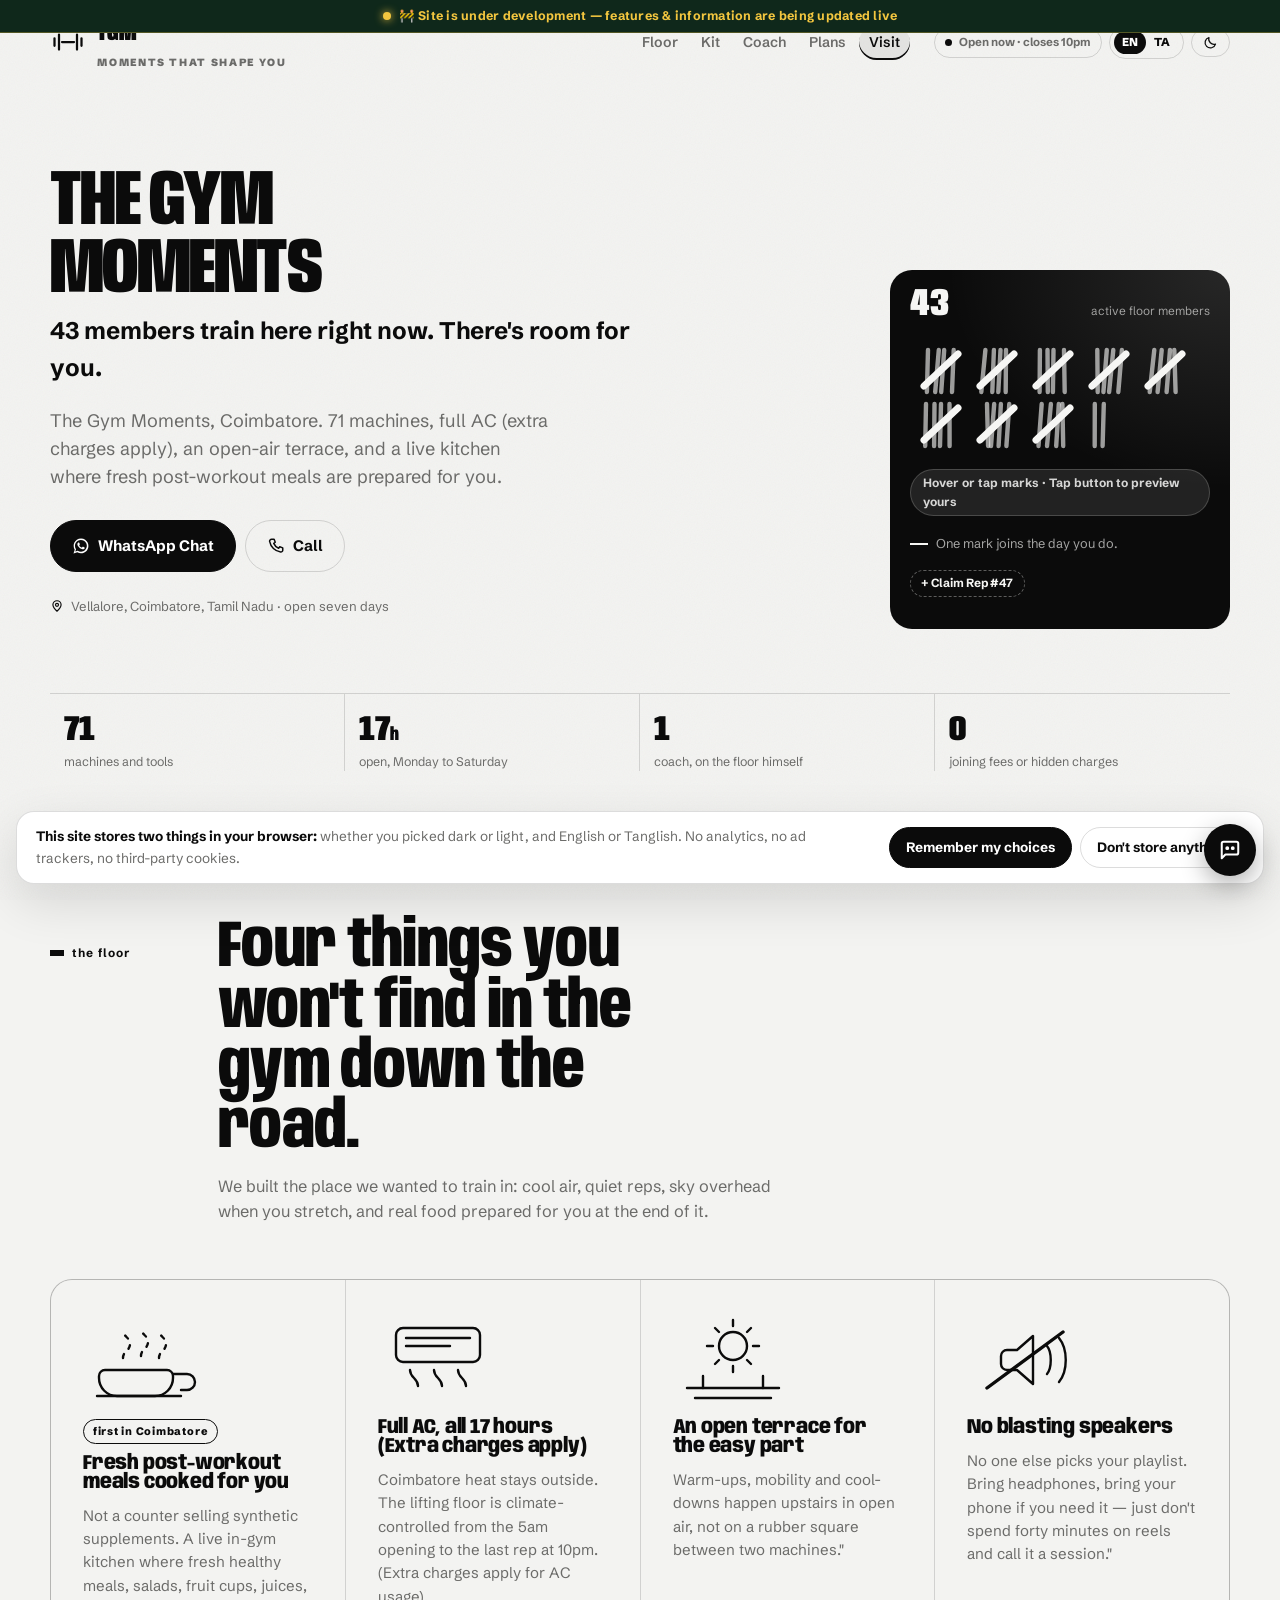
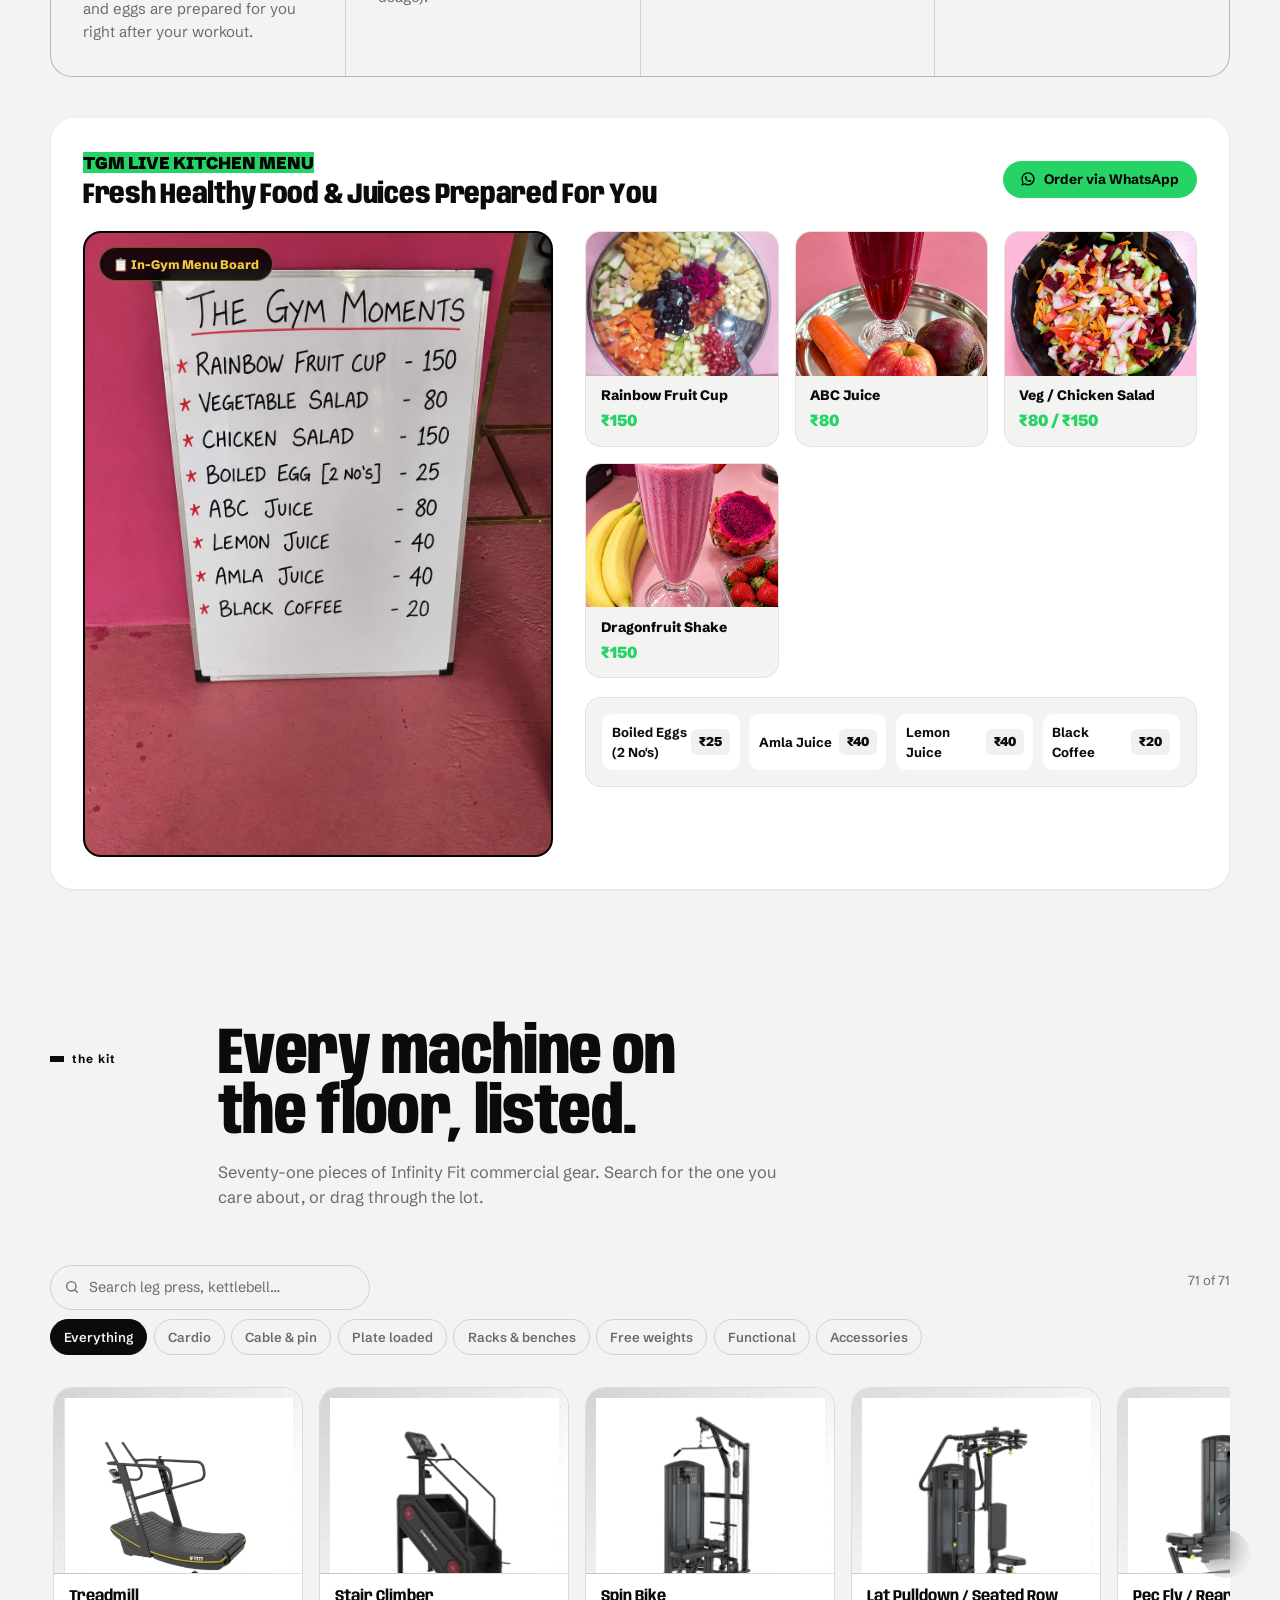
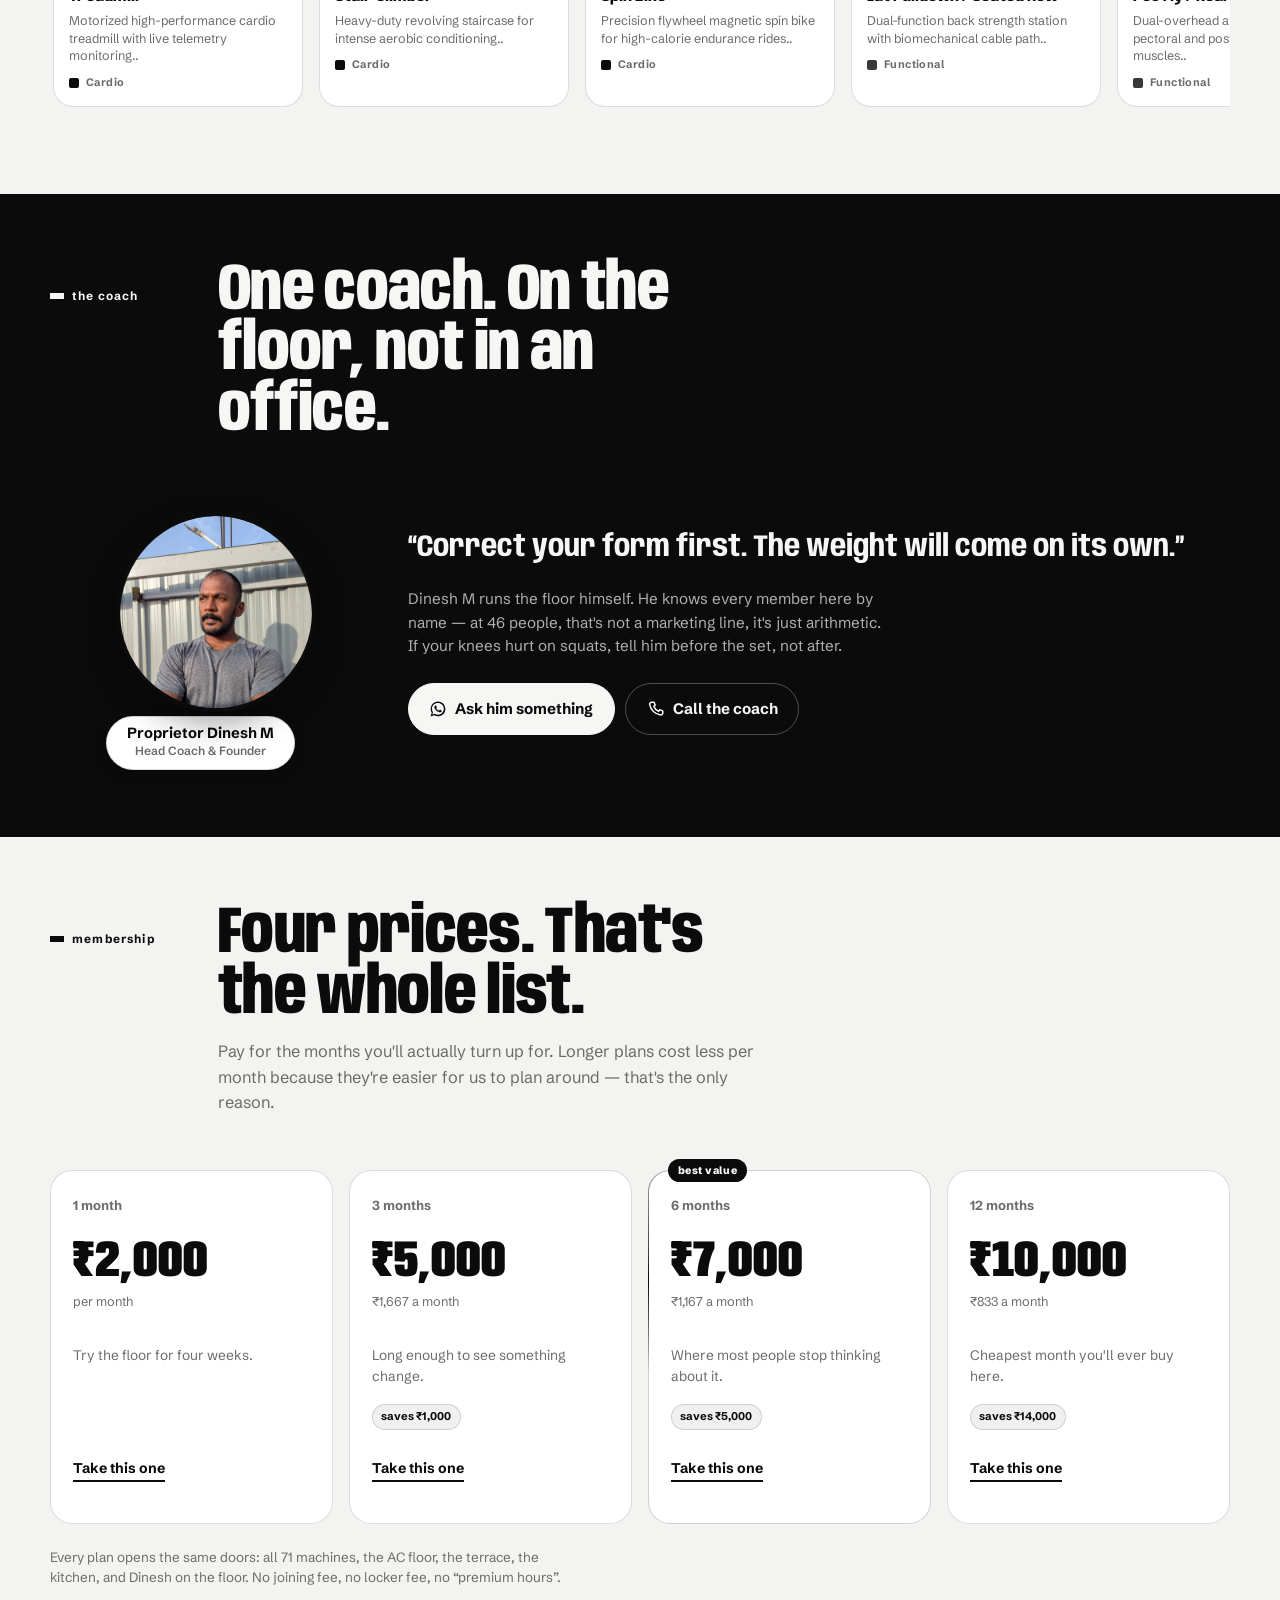
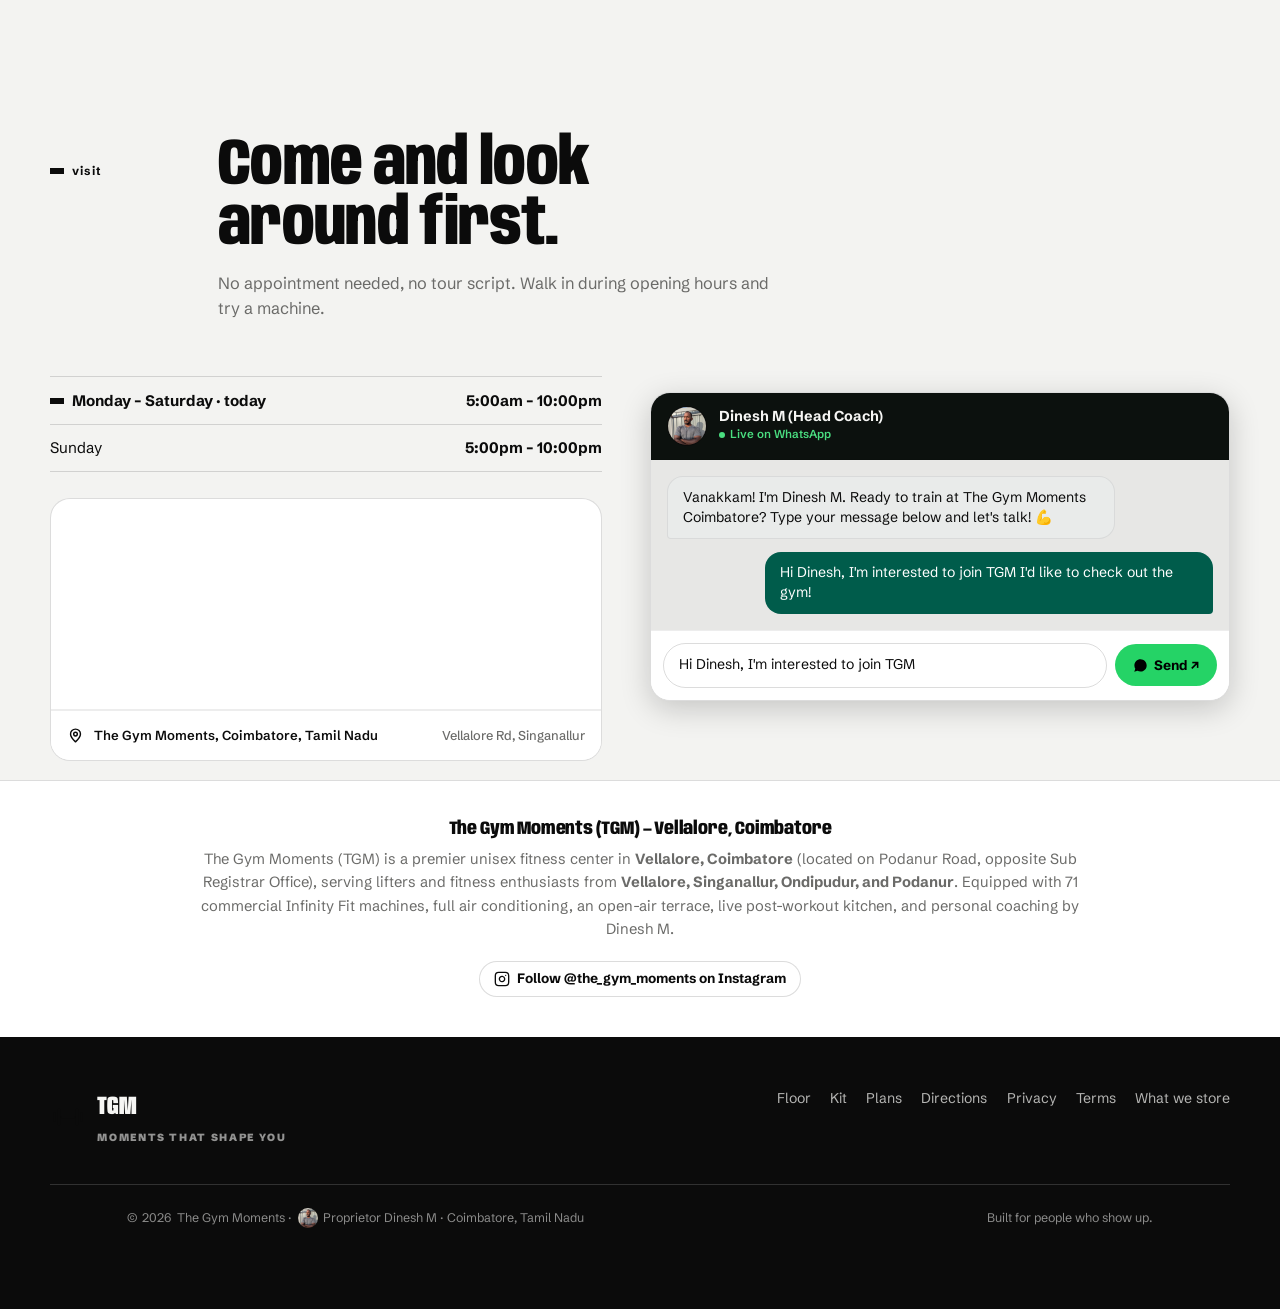
<file: final.html>
<!doctype html>
<html lang="en" data-theme="dark">
<head>
<meta charset="utf-8">
<meta name="viewport" content="width=device-width,initial-scale=1,viewport-fit=cover">

<!-- Primary SEO Meta Tags -->
<title>The Gym Moments (TGM) | Best Gym in Vellalore, Coimbatore | Full AC & Live Kitchen</title>
<meta name="title" content="The Gym Moments (TGM) | Best Gym in Vellalore, Coimbatore | Full AC & Live Kitchen">
<meta name="description" content="The Gym Moments (TGM) is Vellalore, Coimbatore's premier unisex fitness center featuring 71 modern equipment machines, full AC, open-air terrace, live post-workout kitchen, and personal training by Coach Dinesh M. Call +91 9500441505.">
<meta name="keywords" content="The Gym Moments, TGM Vellalore, gym in Vellalore, best gym in Coimbatore, unisex gym Vellalore, fitness center Coimbatore, Coach Dinesh M, 71 machines gym, AC gym Coimbatore">
<meta name="author" content="Coach Dinesh M, The Gym Moments">
<meta name="robots" content="index, follow, max-image-preview:large, max-snippet:-1, max-video-preview:-1">
<meta name="theme-color" content="#03190F">

<!-- Geographic & Local SEO Meta Tags -->
<meta name="geo.region" content="IN-TN">
<meta name="geo.placename" content="Vellalore, Coimbatore">
<meta name="geo.position" content="10.9778;77.0231">
<meta name="ICBM" content="10.9778, 77.0231">

<!-- Canonical Link -->
<link rel="canonical" href="https://curiositycrafter.github.io/TGM/">

<!-- Google Search Console Verification -->
<meta name="google-site-verification" content="googlec9c998cc86d82fd4">

<!-- Open Graph / Facebook / WhatsApp -->
<meta property="og:type" content="website">
<meta property="og:url" content="https://curiositycrafter.github.io/TGM/">
<meta property="og:title" content="The Gym Moments (TGM) — Best Gym in Vellalore, Coimbatore">
<meta property="og:description" content="71 modern machines, full AC, open terrace, live post-workout cooking space, and expert coaching by Dinesh M in Vellalore, Coimbatore. Join TGM today!">
<meta property="og:image" content="https://curiositycrafter.github.io/TGM/owner.jpeg">
<meta property="og:site_name" content="The Gym Moments (TGM)">
<meta property="og:locale" content="en_IN">

<!-- Twitter Cards -->
<meta name="twitter:card" content="summary_large_image">
<meta name="twitter:url" content="https://curiositycrafter.github.io/TGM/">
<meta name="twitter:title" content="The Gym Moments (TGM) — Best Gym in Vellalore, Coimbatore">
<meta name="twitter:description" content="Vellalore Coimbatore's top fitness facility with live kitchen, 71 machines, full AC & expert personal coaching by Dinesh M.">
<meta name="twitter:image" content="https://curiositycrafter.github.io/TGM/owner.jpeg">

<!-- Structured Data / JSON-LD Schema.org for Google Search & Rich Snippets -->
<script type="application/ld+json">
{
  "@context": "https://schema.org",
  "@graph": [
    {
      "@type": "ExerciseGym",
      "@id": "https://curiositycrafter.github.io/TGM/#gym",
      "name": "The Gym Moments",
      "alternateName": ["TGM Gym", "TGM Vellalore", "The Gym Moments Vellalore", "The Gym Moments Coimbatore"],
      "url": "https://curiositycrafter.github.io/TGM/",
      "logo": "https://curiositycrafter.github.io/TGM/owner.jpeg",
      "image": "https://curiositycrafter.github.io/TGM/owner.jpeg",
      "description": "The Gym Moments (TGM) is Vellalore, Coimbatore's premier fitness center featuring 71 modern machines, full AC, an open-air terrace, live post-workout kitchen, and personalized training by Coach Dinesh M.",
      "telephone": "+919500441505",
      "address": {
        "@type": "PostalAddress",
        "streetAddress": "Vellalore",
        "addressLocality": "Vellalore, Coimbatore",
        "addressRegion": "Tamil Nadu",
        "postalCode": "641111",
        "addressCountry": "IN"
      },
      "geo": {
        "@type": "GeoCoordinates",
        "latitude": 11.0168,
        "longitude": 76.9558
      },
      "openingHoursSpecification": [
        {
          "@type": "OpeningHoursSpecification",
          "dayOfWeek": ["Monday", "Tuesday", "Wednesday", "Thursday", "Friday", "Saturday"],
          "opens": "05:00",
          "closes": "22:00"
        },
        {
          "@type": "OpeningHoursSpecification",
          "dayOfWeek": "Sunday",
          "opens": "17:00",
          "closes": "22:00"
        }
      ],
      "priceRange": "₹2000 - ₹10000",
      "founder": {
        "@type": "Person",
        "name": "Dinesh M",
        "jobTitle": "Head Coach & Founder"
      },
      "amenityFeature": [
        { "@type": "LocationFeatureSpecification", "name": "71 Modern Equipment Machines", "value": true },
        { "@type": "LocationFeatureSpecification", "name": "Full Air Conditioning (AC)", "value": true },
        { "@type": "LocationFeatureSpecification", "name": "Live Post-Workout Kitchen Space", "value": true },
        { "@type": "LocationFeatureSpecification", "name": "Open-Air Terrace & Stretching Area", "value": true },
        { "@type": "LocationFeatureSpecification", "name": "Personal Coaching & Guidance", "value": true }
      ]
    },
    {
      "@type": "FAQPage",
      "@id": "https://curiositycrafter.github.io/TGM/#faq",
      "mainEntity": [
        {
          "@type": "Question",
          "name": "Where is The Gym Moments located?",
          "acceptedAnswer": {
            "@type": "Answer",
            "text": "The Gym Moments (TGM) is located in Coimbatore, Tamil Nadu, India."
          }
        },
        {
          "@type": "Question",
          "name": "What are the opening timings of The Gym Moments?",
          "acceptedAnswer": {
            "@type": "Answer",
            "text": "Monday to Saturday from 5:00 AM to 10:00 PM, and Sunday from 5:00 PM to 10:00 PM."
          }
        },
        {
          "@type": "Question",
          "name": "What membership plans are available at TGM Coimbatore?",
          "acceptedAnswer": {
            "@type": "Answer",
            "text": "1 Month: ₹2,000 | 3 Months: ₹5,000 | 6 Months: ₹7,000 | 12 Months (Annual): ₹10,000."
          }
        },
        {
          "@type": "Question",
          "name": "What unique facilities does The Gym Moments provide?",
          "acceptedAnswer": {
            "@type": "Answer",
            "text": "TGM is Coimbatore's first gym with a live in-gym kitchen for post-workout meals, 71 modern fitness machines, full AC, open-air terrace stretching area, and personal training by Dinesh M."
          }
        }
      ]
    }
  ]
}
</script>

<link rel="preconnect" href="https://fonts.googleapis.com">
<link rel="preconnect" href="https://fonts.gstatic.com" crossorigin>
<link href="https://fonts.googleapis.com/css2?family=Anybody:wdth,wght@50..150,100..900&family=Schibsted+Grotesk:wght@400..800&display=swap" rel="stylesheet">
<style>
/* ── tokens ─────────────────────────────────────────────────────── */
:root{
  /* monochrome — shades carry the hierarchy, not hue */
  --paper:#F3F3F1; --card:#FFFFFF; --band:#0B0B0B; --band-ink:#F6F6F4;
  --ink:#0B0B0B; --mute:#6B6B69; --hair:#0B0B0B24; --hair-2:#0B0B0B12;
  --kum:#0B0B0B; --kum-soft:#0B0B0B0f; --on-kum:#FFFFFF;
  --mint:#0B0B0B;
  --h1:#0B0B0B;--h2:#2E2E2E;--h3:#454545;--h4:#5C5C5C;--h5:#1C1C1C;--h6:#383838;--h7:#525252;
  --shadow:0 1px 0 #0b0b0b0d;
  --grain:.05;
}
@media (prefers-color-scheme:dark){ :root:not([data-theme="light"]){
  --paper:#000000; --card:#121212; --band:#0A0A0A; --band-ink:#FAFAFA;
  --ink:#FAFAFA; --mute:#949494; --hair:#FAFAFA26; --hair-2:#FAFAFA12;
  --kum:#FFFFFF; --kum-soft:#FFFFFF14; --on-kum:#000000;
  --mint:#FFFFFF;
  --h1:#FFFFFF;--h2:#DBDBDB;--h3:#BCBCBC;--h4:#9E9E9E;--h5:#EFEFEF;--h6:#CACACA;--h7:#AEAEAE;
  --shadow:none;
  --grain:.07;
}}
:root[data-theme="dark"]{
  --paper:#000000; --card:#121212; --band:#0A0A0A; --band-ink:#FAFAFA;
  --ink:#FAFAFA; --mute:#949494; --hair:#FAFAFA26; --hair-2:#FAFAFA12;
  --kum:#FFFFFF; --kum-soft:#FFFFFF14; --on-kum:#000000;
  --mint:#FFFFFF;
  --h1:#FFFFFF;--h2:#DBDBDB;--h3:#BCBCBC;--h4:#9E9E9E;--h5:#EFEFEF;--h6:#CACACA;--h7:#AEAEAE;
  --shadow:none;
  --grain:.07;
}
*{box-sizing:border-box}
html{scroll-behavior:smooth;-webkit-text-size-adjust:100%}
@media (prefers-reduced-motion:reduce){html{scroll-behavior:auto}
  *,*::before,*::after{animation-duration:.001ms!important;animation-iteration-count:1!important;transition-duration:.001ms!important}}
body{
  margin:0;background:var(--paper);color:var(--ink);
  font-family:"Schibsted Grotesk",system-ui,-apple-system,Segoe UI,sans-serif;
  font-size:clamp(15px,.55vw + 14px,17px);line-height:1.55;
  overflow-x:hidden;
}
body::before{ /* paper grain */
  content:"";position:fixed;inset:0;pointer-events:none;z-index:1;opacity:var(--grain);
  background-image:url("data:image/svg+xml,%3Csvg xmlns='http://www.w3.org/2000/svg' width='120' height='120'%3E%3Cfilter id='n'%3E%3CfeTurbulence type='fractalNoise' baseFrequency='.85' numOctaves='3'/%3E%3C/filter%3E%3Crect width='120' height='120' filter='url(%23n)'/%3E%3C/svg%3E");
}
h1,h2,h3,.disp{font-family:Anybody,"Arial Narrow",system-ui,sans-serif;font-weight:800;line-height:.92;letter-spacing:-.01em;margin:0;font-variation-settings:"wdth" 78,"wght" 800}
p{margin:0 0 1em}
a{color:inherit}
img,svg{max-width:100%}
::selection{background:var(--kum);color:var(--on-kum)}
:focus-visible{outline:3px solid var(--kum);outline-offset:3px;border-radius:2px}
.skip{position:absolute;left:-9999px;top:0;z-index:99;background:var(--kum);color:var(--on-kum);padding:.7rem 1rem;font-weight:700}
.skip:focus{left:.5rem;top:.5rem}
.wrap{width:min(1180px,100% - 2.4rem);margin-inline:auto}
@media(max-width:640px){.wrap{width:min(1180px,100% - 1.6rem)}}

/* ── header ─────────────────────────────────────────────────────── */
.rail{position:fixed;top:0;left:0;right:0;height:3px;background:var(--hair-2);z-index:60}
.rail i{display:block;height:100%;width:0;background:var(--kum);transition:width .1s linear}
header{position:fixed;top:0;left:0;right:0;z-index:55;padding:.85rem 0;transition:background .3s,backdrop-filter .3s,border-color .3s;border-bottom:1px solid transparent}
header.stuck{background:color-mix(in srgb,var(--paper) 86%,transparent);backdrop-filter:blur(14px) saturate(1.3);border-bottom-color:var(--hair-2)}
.bar{display:flex;align-items:center;gap:1.1rem}
.logo{display:flex;align-items:center;gap:.55rem;text-decoration:none;font-family:Anybody;font-weight:900;font-variation-settings:"wdth" 60,"wght" 900;font-size:1.32rem;letter-spacing:.01em;flex:none}
.logo svg{width:28px;height:28px;color:var(--kum)}
.logo small{display:block;font-family:"Schibsted Grotesk";font-weight:500;font-size:.56rem;letter-spacing:.14em;color:var(--mute);text-transform:uppercase;margin-top:1px}
nav.main{display:flex;gap:.2rem;margin-left:auto}
nav.main a{position:relative;text-decoration:none;font-size:.88rem;font-weight:600;padding:.4rem .62rem;border-radius:99px;color:var(--mute);transition:color .2s,background .2s}
nav.main a:hover{color:var(--ink);background:var(--hair-2)}
nav.main a[aria-current="true"]{color:var(--ink);background:var(--kum-soft);box-shadow:inset 0 -2px 0 var(--ink)}
.tools{display:flex;align-items:center;gap:.4rem;margin-left:auto}
nav.main + .tools{margin-left:.4rem}
.chip{display:inline-flex;align-items:center;gap:.38rem;border:1px solid var(--hair);background:transparent;color:var(--ink);border-radius:99px;padding:.36rem .7rem;font:inherit;font-size:.78rem;font-weight:700;cursor:pointer;transition:border-color .2s,background .2s,color .2s}
.chip:hover{border-color:var(--kum);color:var(--kum)}
.chip svg{width:15px;height:15px}
.lang{padding:.3rem;gap:0}
.lang b{padding:.14rem .48rem;border-radius:99px;font-size:.72rem;font-weight:800;letter-spacing:.03em}
.lang b[data-on]{background:var(--kum);color:var(--on-kum)}
.status{font-size:.72rem;font-weight:700;color:var(--mute);display:inline-flex;align-items:center;gap:.4rem;border:1px solid var(--hair);border-radius:99px;padding:.34rem .66rem}
.status i{width:7px;height:7px;border-radius:99px;background:var(--mute);flex:none}
.status.open i{background:var(--mint);box-shadow:0 0 0 0 color-mix(in srgb,var(--mint) 70%,transparent);animation:pulse 2.6s infinite}
@keyframes pulse{70%{box-shadow:0 0 0 7px transparent}100%{box-shadow:0 0 0 0 transparent}}
@media(max-width:1000px){nav.main,.status{display:none}}
@media(max-width:420px){.logo small{display:none}}

/* ── buttons ────────────────────────────────────────────────────── */
.btn{display:inline-flex;align-items:center;gap:.5rem;text-decoration:none;font:inherit;font-weight:700;font-size:.95rem;padding:.82rem 1.3rem;border-radius:99px;border:1px solid var(--kum);background:var(--kum);color:var(--on-kum);cursor:pointer;transition:transform .18s cubic-bezier(.2,.8,.3,1),filter .2s}
.btn:hover{transform:translateY(-2px);filter:brightness(1.08)}
.btn:active{transform:translateY(0)}
.btn.ghost{background:transparent;color:var(--ink);border-color:var(--hair)}
.btn.ghost:hover{border-color:var(--kum);color:var(--kum)}
.btn svg{width:18px;height:18px;flex:none}

/* ── section furniture ──────────────────────────────────────────── */
section{position:relative;z-index:2;padding:clamp(2.4rem,5.5vw,4.2rem) 0}
.head{display:grid;grid-template-columns:minmax(0,7.5rem) minmax(0,1fr);gap:clamp(1rem,4vw,3rem);align-items:start;margin-bottom:clamp(2rem,5vw,3.4rem)}
.head .tag{font-size:.74rem;font-weight:700;letter-spacing:.1em;color:var(--ink);padding-top:.7rem;text-transform:lowercase;display:flex;align-items:center;gap:.5rem}
.head .tag::before{content:"";width:14px;height:6px;background:var(--ink);flex:none}
.head h2{font-size:clamp(2.1rem,6.2vw,4.1rem);font-variation-settings:"wdth" 72,"wght" 800;max-width:16ch}
.head p{color:var(--mute);max-width:56ch;margin:.9rem 0 0;font-size:1.02rem}
@media(max-width:720px){.head{grid-template-columns:1fr;gap:.5rem}.head .tag{padding-top:0}}
.reveal{opacity:0;transform:translateY(18px);transition:opacity .7s ease,transform .7s cubic-bezier(.2,.75,.3,1)}
.reveal.in{opacity:1;transform:none}

/* ── hero ───────────────────────────────────────────────────────── */
.hero{padding-top:clamp(7.5rem,15vh,10rem);padding-bottom:clamp(3rem,7vw,5rem);overflow:hidden}
.hero-grid{display:grid;grid-template-columns:minmax(0,1.05fr) minmax(0,.95fr);gap:clamp(1.6rem,5vw,4rem);align-items:end}
@media(max-width:900px){.hero-grid{grid-template-columns:1fr;align-items:start}}
.hero h1{font-size:clamp(2.5rem,6.6vw,4.9rem);font-variation-settings:"wdth" 64,"wght" 850;letter-spacing:-.022em;text-wrap:balance;max-width:14ch}
.hero h1 .num{color:var(--kum);font-variation-settings:"wdth" 72,"wght" 900}
.hero .lede{color:var(--mute);font-size:clamp(1rem,1.6vw,1.13rem);max-width:46ch;margin:1.3rem 0 0}
.hero .cta{display:flex;flex-wrap:wrap;gap:.6rem;margin-top:1.8rem}
.hero .where{margin-top:1.5rem;font-size:.82rem;color:var(--mute);display:flex;gap:.45rem;align-items:center}
.hero .where svg{width:14px;height:14px;color:var(--kum)}

/* tally board */
.tally{background:var(--band);color:var(--band-ink);border-radius:26px;padding:clamp(1.2rem,3vw,2rem);position:relative;overflow:hidden}
.tally::after{content:"";position:absolute;inset:0;background:radial-gradient(130% 95% at 100% 0%,color-mix(in srgb,var(--band-ink) 12%,transparent),transparent 64%);pointer-events:none}
.tally-h{display:flex;justify-content:space-between;align-items:baseline;gap:1rem;margin-bottom:1.1rem;position:relative;z-index:1}
.tally-h b{font-family:Anybody;font-variation-settings:"wdth" 70,"wght" 900;font-size:clamp(2.6rem,7vw,3.6rem);line-height:.85;color:var(--band-ink)}
.tally-h span{font-size:.78rem;color:color-mix(in srgb,var(--band-ink) 62%,transparent);max-width:17ch;text-align:right;line-height:1.35}
.tally svg{display:block;width:100%;height:auto;position:relative;z-index:1}
.tally svg path{stroke:color-mix(in srgb,var(--band-ink) 62%,transparent);stroke-width:4.4;stroke-linecap:round;fill:none;cursor:pointer;transition:stroke .2s,stroke-width .2s,filter .2s;pointer-events:stroke}
.tally svg path:hover,.tally svg path.active{stroke:var(--kum);stroke-width:6;filter:drop-shadow(0 0 6px var(--kum))}
.tally svg path.x{stroke:var(--band-ink);stroke-width:7}
.tally svg path.x:hover,.tally svg path.x.active{stroke:var(--kum);stroke-width:9;filter:drop-shadow(0 0 8px var(--kum))}
.tally svg path.stroke47{stroke:#F3C63F;stroke-width:6.5;animation:strokePulse 1.4s infinite alternate;filter:drop-shadow(0 0 6px #F3C63F)}
@keyframes strokePulse{from{opacity:0.75;filter:drop-shadow(0 0 2px #F3C63F)}to{opacity:1;filter:drop-shadow(0 0 10px #F3C63F)}}
.tally-tip{font-size:.75rem;font-weight:700;color:color-mix(in srgb,var(--band-ink) 85%,transparent);background:color-mix(in srgb,var(--band-ink) 10%,transparent);border:1px solid color-mix(in srgb,var(--band-ink) 18%,transparent);border-radius:99px;padding:.25rem .75rem;display:inline-flex;align-items:center;gap:.4rem;margin-top:.7rem;position:relative;z-index:1;transition:all .2s}
.tally-add-btn{background:transparent;border:1px dashed color-mix(in srgb,var(--band-ink) 35%,transparent);color:var(--band-ink);font:inherit;font-size:.74rem;font-weight:700;border-radius:99px;padding:.22rem .65rem;cursor:pointer;margin-top:.5rem;display:inline-flex;align-items:center;gap:.35rem;transition:all .2s;position:relative;z-index:1}
.tally-add-btn:hover{background:var(--kum);border-color:var(--kum);color:var(--on-kum)}
.tally-f{margin-top:1.1rem;font-size:.8rem;color:color-mix(in srgb,var(--band-ink) 66%,transparent);position:relative;z-index:1;display:flex;gap:.5rem;align-items:center;flex-wrap:wrap}
.tally-f i{width:18px;height:2px;background:var(--kum);flex:none}

/* stat strip */
.strip{display:grid;grid-template-columns:repeat(4,1fr);gap:0;border-top:1px solid var(--hair);margin-top:clamp(2.4rem,6vw,4rem)}
.strip div{padding:1.15rem .9rem 0;border-right:1px solid var(--hair)}
.strip div:last-child{border-right:0}
.strip b{display:block;font-family:Anybody;font-variation-settings:"wdth" 70,"wght" 900;font-size:clamp(1.5rem,3.4vw,2.2rem);line-height:1}
.strip span{font-size:.78rem;color:var(--mute);display:block;margin-top:.25rem}
@media(max-width:620px){.strip{grid-template-columns:1fr 1fr}.strip div:nth-child(2){border-right:0}.strip div:nth-child(-n+2){border-bottom:1px solid var(--hair);padding-bottom:1rem}}

/* ── floor / USP ────────────────────────────────────────────────── */
.floor{display:grid;grid-template-columns:repeat(auto-fit,minmax(248px,1fr));gap:1px;background:var(--hair);border:1px solid var(--hair);border-radius:22px;overflow:hidden}
.floor article{background:var(--paper);padding:clamp(1.4rem,3vw,2rem);display:flex;flex-direction:column;gap:.7rem;transition:background .25s}
.floor article:hover{background:var(--card)}
.floor .art{height:96px;color:var(--kum)}
.floor .art svg{height:100%;width:auto}
.floor h3{font-size:1.28rem;font-variation-settings:"wdth" 84,"wght" 800}
.floor p{color:var(--mute);font-size:.94rem;margin:0}
.floor .art .steam{stroke-dasharray:4 7;animation:steam 3.4s linear infinite}
.floor .art .steam.s2{animation-delay:-1.1s}
.floor .art .steam.s3{animation-delay:-2.2s}
@keyframes steam{to{stroke-dashoffset:-22}}
.floor .first{align-self:flex-start;font-size:.68rem;font-weight:800;letter-spacing:.07em;color:var(--kum);border:1px solid var(--kum);border-radius:99px;padding:.18rem .55rem}

/* ── kit / carousel ─────────────────────────────────────────────── */
.kit-controls{display:flex;flex-wrap:wrap;gap:.6rem;align-items:center;margin-bottom:1.4rem}
.search{position:relative;flex:1 1 230px;max-width:320px}
.search svg{position:absolute;left:.85rem;top:50%;transform:translateY(-50%);width:16px;height:16px;color:var(--mute);pointer-events:none}
.search input{width:100%;font:inherit;font-size:.9rem;padding:.65rem .9rem .65rem 2.4rem;border-radius:99px;border:1px solid var(--hair);background:transparent;color:var(--ink)}
.search input::placeholder{color:var(--mute)}
.search input:focus{border-color:var(--kum);outline:none}
.filters{display:flex;gap:.4rem;overflow-x:auto;padding-bottom:.2rem;scrollbar-width:none;flex:1 1 100%}
.filters::-webkit-scrollbar{display:none}
.filters button{white-space:nowrap;font:inherit;font-size:.82rem;font-weight:600;padding:.42rem .82rem;border-radius:99px;border:1px solid var(--hair);background:transparent;color:var(--mute);cursor:pointer;transition:.2s}
.filters button:hover{color:var(--ink);border-color:var(--ink)}
.filters button[aria-pressed="true"]{background:var(--ink);border-color:var(--ink);color:var(--paper)}
.kit-meta{margin-left:auto;font-size:.82rem;color:var(--mute);flex:none}
.kit-carousel-wrap{position:relative}
.arrow{width:44px;height:44px;border-radius:50%;border:1px solid color-mix(in srgb,var(--hair) 50%,transparent);background:color-mix(in srgb,var(--card) 60%,transparent);backdrop-filter:blur(12px);-webkit-backdrop-filter:blur(12px);color:var(--ink);display:grid;place-items:center;cursor:pointer;transition:all .25s cubic-bezier(.2,.8,.3,1);position:absolute;top:50%;transform:translateY(-50%);z-index:10;box-shadow:0 6px 20px #00000045;opacity:.82}
.arrow:hover:not(:disabled){background:var(--kum);border-color:var(--kum);color:var(--on-kum);opacity:1;transform:translateY(-50%) scale(1.08)}
.arrow:disabled{opacity:0!important;pointer-events:none;cursor:default}
.arrow svg{width:18px;height:18px}
.arrow.prev{left:-14px}
.arrow.next{right:-14px}
@media(max-width:640px){.arrow.prev{left:2px}.arrow.next{right:2px}}
.track{display:flex;gap:1rem;overflow-x:auto;scroll-snap-type:x mandatory;padding:.4rem .2rem 1.2rem;scrollbar-width:none;cursor:grab;scroll-padding-left:.2rem}
.track::-webkit-scrollbar{display:none}
.track.drag{cursor:grabbing;scroll-snap-type:none}
.track.drag *{pointer-events:none}
.card{flex:0 0 clamp(205px,23vw,250px);scroll-snap-align:start;border:1px solid var(--hair);border-radius:20px;overflow:hidden;background:var(--card);display:flex;flex-direction:column;transition:border-color .25s,transform .25s}
.card:hover{border-color:var(--kum);transform:translateY(-3px)}
.card .pic{aspect-ratio:4/3;display:grid;place-items:center;background:
   linear-gradient(140deg,color-mix(in srgb,var(--h) 22%,transparent),transparent 70%),var(--card);
   border-bottom:1px solid var(--hair-2);position:relative;overflow:hidden}
.card .pic::after{content:"";position:absolute;inset:0;background-image:radial-gradient(var(--hair) 1px,transparent 1px);background-size:13px 13px;opacity:.35;pointer-events:none}
.card .pic img{width:100%;height:100%;object-fit:contain;padding:.4rem;position:relative;z-index:2;transition:transform .3s cubic-bezier(.2,.8,.3,1)}
.card:hover .pic img{transform:scale(1.08)}
.card .pic svg{width:58%;height:58%;color:var(--h);position:relative;z-index:1}
.card .body{padding:.85rem .95rem 1rem}
.card h4{margin:0;font-family:Anybody;font-variation-settings:"wdth" 88,"wght" 700;font-size:1rem;line-height:1.15}
.card p{margin:.35rem 0 0;font-size:.79rem;color:var(--mute);line-height:1.42}
.card .cat{margin-top:.6rem;font-size:.68rem;font-weight:700;color:var(--mute);letter-spacing:.04em;display:flex;align-items:center;gap:.4rem}
.card .cat::before{content:"";width:10px;height:10px;border-radius:2px;background:var(--h);flex:none}
.empty{padding:2.4rem 0;color:var(--mute);font-size:.94rem}
.empty b{color:var(--ink);font-family:Anybody;font-variation-settings:"wdth" 82,"wght" 800;display:block;font-size:1.3rem;margin-bottom:.3rem}

/* ── coach ──────────────────────────────────────────────────────── */
.coach{background:var(--band);color:var(--band-ink)}
.coach .head .tag{color:var(--kum)}
.coach .head h2,.coach h3{color:var(--band-ink)}
.coach .head p{color:color-mix(in srgb,var(--band-ink) 68%,transparent)}
.coach-grid{display:grid;grid-template-columns:minmax(0,300px) minmax(0,1fr);gap:clamp(1.8rem,5vw,3.6rem);align-items:center}
@media(max-width:760px){.coach-grid{grid-template-columns:1fr}}
.portrait{position:relative;aspect-ratio:1;max-width:300px;margin:0 auto}
.portrait .frame{position:absolute;inset:16px;border-radius:50%;overflow:hidden;border:2px solid color-mix(in srgb,var(--band-ink) 28%,transparent);background:color-mix(in srgb,var(--band-ink) 7%,transparent);display:grid;place-items:center;z-index:2;box-shadow:0 8px 24px #00000050}
.portrait .frame img{width:100%;height:100%;object-fit:cover;display:none}
.portrait .frame img[src]:not([src=""]){display:block}
.portrait .ph{width:72%;color:color-mix(in srgb,var(--band-ink) 40%,transparent)}
.portrait .note{position:absolute;bottom:-.4rem;left:50%;transform:translateX(-50%);white-space:nowrap;font-size:.66rem;letter-spacing:.06em;background:var(--band-ink);color:var(--band);padding:.25rem .75rem;border-radius:99px;font-weight:800;z-index:3;box-shadow:0 4px 12px #00000030}
.ring{position:absolute;inset:0;width:100%;height:100%;overflow:visible;pointer-events:none;z-index:1;animation:spin 38s linear infinite}
@keyframes spin{to{transform:rotate(360deg)}}
.ring text{font-family:Anybody,"Schibsted Grotesk",sans-serif;font-size:6.2px;font-weight:800;letter-spacing:.28em;fill:color-mix(in srgb,var(--band-ink) 92%,transparent);text-transform:uppercase}
.coach blockquote{margin:0 0 1.3rem;font-family:Anybody;font-variation-settings:"wdth" 82,"wght" 700;font-size:clamp(1.3rem,3vw,1.9rem);line-height:1.15;color:var(--band-ink)}
.coach .who{color:color-mix(in srgb,var(--band-ink) 70%,transparent);font-size:.95rem;max-width:54ch}
.coach .cta{display:flex;flex-wrap:wrap;gap:.6rem;margin-top:1.6rem}
.coach .btn.ghost{color:var(--band-ink);border-color:color-mix(in srgb,var(--band-ink) 28%,transparent)}
.coach .btn.ghost:hover{border-color:var(--kum);color:var(--kum)}

/* ── plans ──────────────────────────────────────────────────────── */
.plans{display:grid;grid-template-columns:repeat(4,1fr);gap:1rem}
@media(max-width:940px){.plans{grid-template-columns:1fr 1fr}}
@media(max-width:520px){.plans{grid-template-columns:1fr}}
.plan{border:1px solid var(--hair);border-radius:22px;padding:1.5rem 1.35rem;display:flex;flex-direction:column;gap:.35rem;position:relative;background:var(--card);transition:transform .3s cubic-bezier(.2,.8,.3,1),border-color .3s}
.plan:hover{transform:translateY(-4px);border-color:var(--kum)}
.plan .dur{font-size:.82rem;font-weight:700;color:var(--mute)}
.plan .amt{font-family:Anybody;font-variation-settings:"wdth" 68,"wght" 900;font-size:clamp(2.4rem,5.6vw,3.2rem);line-height:.9;margin:.35rem 0 .1rem}
.plan .per{font-size:.8rem;color:var(--mute)}
.plan .blurb{margin:.9rem 0 0;font-size:.86rem;color:var(--mute);min-height:2.6em}
.plan .save{margin-top:.7rem;align-self:flex-start;font-size:.7rem;font-weight:700;color:var(--ink);border:1px solid var(--hair);border-radius:99px;padding:.18rem .55rem;background:var(--kum-soft)}
.plan .go{margin-top:auto;padding-top:1.2rem}
.plan .go button{font:inherit;font-size:.88rem;font-weight:700;background:none;border:0;padding:0;cursor:pointer;color:var(--ink);border-bottom:2px solid var(--ink);transition:.2s}
.plan .go button:hover{opacity:.62}
.plan.best{border-color:transparent;background:
  linear-gradient(var(--card),var(--card)) padding-box,
  conic-gradient(from var(--a,0deg),var(--hair) 0 72%,var(--kum) 82%,var(--hair) 92%) border-box;
  border:1.5px solid transparent;animation:beam 5.5s linear infinite}
@property --a{syntax:'<angle>';inherits:false;initial-value:0deg}
@keyframes beam{to{--a:360deg}}
.plan .flag{position:absolute;top:-.7rem;left:1.2rem;background:var(--kum);color:var(--on-kum);font-size:.66rem;font-weight:800;letter-spacing:.05em;padding:.2rem .6rem;border-radius:99px}
.fineprint{margin-top:1.4rem;font-size:.84rem;color:var(--mute);max-width:64ch}

/* ── visit ──────────────────────────────────────────────────────── */
.visit-grid{display:grid;grid-template-columns:minmax(0,1fr) minmax(0,1.05fr);gap:clamp(1.6rem,4vw,3rem)}
@media(max-width:860px){.visit-grid{grid-template-columns:1fr}}
.hours{list-style:none;padding:0;margin:0 0 1.6rem;border-top:1px solid var(--hair)}
.hours li{display:flex;justify-content:space-between;gap:1rem;padding:.72rem 0;border-bottom:1px solid var(--hair);font-size:.95rem}
.hours li b{font-weight:700}
.hours li.now{color:var(--ink);font-weight:700}
.hours li.now span::before{content:"";display:inline-block;width:14px;height:6px;background:var(--ink);margin-right:.5rem;vertical-align:.12em}
.map{display:block;border:1px solid var(--hair);border-radius:20px;overflow:hidden;text-decoration:none;color:inherit;background:var(--card);transition:border-color .25s}
.map:hover{border-color:var(--kum)}
.map .canvas{aspect-ratio:16/9;position:relative;background:var(--card)}
.map .canvas svg{position:absolute;inset:0;width:100%;height:100%}
.map .lbl{display:flex;align-items:center;gap:.6rem;padding:.9rem 1rem;font-size:.9rem;font-weight:600;border-top:1px solid var(--hair-2)}
.map .lbl svg{width:17px;height:17px;color:var(--kum);flex:none}
.map .lbl span{margin-left:auto;color:var(--mute);font-weight:500;font-size:.82rem}
[hidden]{display:none!important}
form{display:grid;gap:.85rem}
.field label{display:block;font-size:.8rem;font-weight:700;margin-bottom:.32rem}
.field input,.field select,.field textarea{width:100%;font:inherit;font-size:.93rem;padding:.7rem .85rem;border-radius:13px;border:1px solid var(--hair);background:transparent;color:var(--ink)}
.field select option{background:var(--card);color:var(--ink)}
.field textarea{resize:vertical;min-height:84px}
.field input:focus,.field select:focus,.field textarea:focus{border-color:var(--kum);outline:none}
.field .err{display:none;color:var(--kum);font-size:.78rem;margin-top:.3rem;font-weight:600}
.field.bad input,.field.bad select{border-color:var(--kum)}
.field.bad .err{display:block}
.two{display:grid;grid-template-columns:1fr 1fr;gap:.85rem}
@media(max-width:480px){.two{grid-template-columns:1fr}}
.formnote{font-size:.78rem;color:var(--mute);margin:0}
.sendbox .cap{font-size:.86rem;font-weight:700;margin:0 0 .7rem}
.sendbox pre{margin:0;white-space:pre-wrap;word-break:break-word;font:inherit;font-size:.9rem;line-height:1.5;background:var(--card);border:1px solid var(--hair);border-left:4px solid var(--ink);border-radius:14px;padding:1rem 1.1rem;color:var(--ink)}
.sendrow{display:flex;flex-wrap:wrap;gap:.5rem;margin-top:.9rem}
.sendrow .btn{padding:.62rem 1.05rem;font-size:.88rem}

/* ── footer, dock, misc ─────────────────────────────────────────── */
footer{background:var(--band);color:var(--band-ink);padding:clamp(2.2rem,4.5vw,3.2rem) 0 clamp(4.8rem,9vh,6.5rem);position:relative;z-index:2}
.fgrid{display:flex;flex-wrap:wrap;gap:2rem;justify-content:space-between;align-items:flex-start}
footer .logo{color:var(--band-ink)}
footer .logo small{color:color-mix(in srgb,var(--band-ink) 58%,transparent)}
.flinks{display:flex;flex-wrap:wrap;gap:1.2rem;font-size:.88rem}
.flinks a,.flinks button{color:color-mix(in srgb,var(--band-ink) 72%,transparent);text-decoration:none;background:none;border:0;font:inherit;font-size:.88rem;cursor:pointer;padding:0}
.flinks a:hover,.flinks button:hover{color:var(--kum)}
.fbase{margin-top:2.4rem;padding-top:1.4rem;padding-inline:clamp(1rem,6vw,5.5rem);border-top:1px solid color-mix(in srgb,var(--band-ink) 16%,transparent);display:flex;flex-wrap:wrap;gap:.8rem;justify-content:space-between;font-size:.78rem;color:color-mix(in srgb,var(--band-ink) 55%,transparent)}
.dock{position:fixed;left:50%;transform:translateX(-50%);bottom:max(.7rem,env(safe-area-inset-bottom));z-index:58;display:none;gap:.15rem;background:color-mix(in srgb,var(--band) 92%,transparent);backdrop-filter:blur(12px);border:1px solid color-mix(in srgb,var(--band-ink) 16%,transparent);border-radius:99px;padding:.32rem}
.dock a{display:flex;flex-direction:column;align-items:center;gap:.14rem;text-decoration:none;color:color-mix(in srgb,var(--band-ink) 72%,transparent);font-size:.62rem;font-weight:700;padding:.42rem .72rem;border-radius:99px}
.dock a svg{width:17px;height:17px}
.dock a.wa{background:var(--kum);color:var(--on-kum)}
@media(max-width:1000px){.dock{display:flex}}
.top{position:fixed;left:24px;bottom:calc(24px + env(safe-area-inset-bottom));z-index:85;display:inline-flex;align-items:center;gap:.4rem;padding:.55rem .9rem;border-radius:99px;border:1px solid color-mix(in srgb,var(--hair) 65%,transparent);background:color-mix(in srgb,var(--card) 68%,transparent);backdrop-filter:blur(14px);-webkit-backdrop-filter:blur(14px);color:var(--ink);font:inherit;font-size:.78rem;font-weight:800;cursor:pointer;opacity:0;pointer-events:none;transform:translateY(12px);transition:all .3s cubic-bezier(.2,.8,.3,1);box-shadow:0 8px 24px #00000040}
.top.on{opacity:.85;pointer-events:auto;transform:none}
.top:hover{opacity:1;background:var(--kum);border-color:var(--kum);color:var(--on-kum);transform:translateY(-2px);box-shadow:0 10px 30px #00000060}
.top svg{width:15px;height:15px;flex:none}
@media(max-width:1000px){.top{bottom:calc(5rem + env(safe-area-inset-bottom));left:16px}}
dialog{border:1px solid var(--hair);border-radius:22px;background:var(--paper);color:var(--ink);padding:0;max-width:min(620px,92vw);width:100%}
dialog::backdrop{background:#02100880;backdrop-filter:blur(3px)}
.dlg{padding:clamp(1.4rem,4vw,2.2rem);max-height:76vh;overflow:auto}
.dlg h3{font-size:1.6rem;margin-bottom:.8rem;font-variation-settings:"wdth" 80,"wght" 800}
.dlg h4{font-family:"Schibsted Grotesk";font-size:.9rem;font-weight:800;margin:1.3rem 0 .3rem}
.dlg p,.dlg li{font-size:.9rem;color:var(--mute)}
.dlg ul{padding-left:1.1rem;margin:0}
.dlg .x{float:right;margin:-.3rem -.3rem 0 0}
.consent{position:fixed;left:1rem;right:1rem;bottom:1rem;z-index:59;max-width:430px;background:var(--card);border:1px solid var(--hair);border-radius:20px;padding:1.1rem 1.2rem;box-shadow:0 18px 50px #0209061f;display:none}
.consent.on{display:block;animation:cin .5s cubic-bezier(.2,.8,.3,1)}
@keyframes cin{from{opacity:0;transform:translateY(14px)}}
.consent p{font-size:.85rem;color:var(--mute);margin:0 0 .9rem}
.consent b{color:var(--ink);font-weight:700}
.consent .row{display:flex;gap:.5rem;flex-wrap:wrap}
.consent .btn{padding:.55rem 1rem;font-size:.85rem}
@media(min-width:1001px){.consent{max-width:none;display:none;align-items:center;gap:1.4rem;padding:.9rem 1.2rem;border-radius:18px}
.consent.on{display:flex}
.consent p{margin:0;flex:1}
.consent .row{flex:none}}
@media(max-width:1000px){.consent{bottom:4.6rem}}

/* ── dark-band contexts: accent flips to the band's own ink ───── */
.tally-f i{background:var(--band-ink)}
.coach .head .tag{color:var(--band-ink)}
.coach .head .tag::before{background:var(--band-ink)}
.coach .btn{background:var(--band-ink);border-color:var(--band-ink);color:var(--band)}
.coach .btn.ghost{background:transparent;color:var(--band-ink)}
.coach .btn.ghost:hover{border-color:var(--band-ink);color:var(--band-ink)}
.portrait .note{background:var(--band-ink);color:var(--band)}
.flinks a:hover,.flinks button:hover{color:var(--band-ink);text-decoration:underline;text-underline-offset:3px}
.dock a.wa{background:var(--band-ink);color:var(--band)}
.sr{position:absolute;width:1px;height:1px;overflow:hidden;clip:rect(0 0 0 0);white-space:nowrap}

/* ── dumbbell hover animation & easter egg ───────────────────────── */
.logo:hover svg{animation:dbRep .5s ease-in-out infinite alternate;color:#F3C63F}
@keyframes dbRep{from{transform:translateY(0) rotate(0deg)}to{transform:translateY(-5px) rotate(-12deg)}}
.easter-toast{position:fixed;top:4.8rem;right:1.2rem;z-index:99;background:var(--card);border:1.5px solid #F3C63F;border-radius:18px;padding:.9rem 1.1rem;box-shadow:0 12px 36px #00000060;display:none;max-width:320px;animation:cin .4s cubic-bezier(.2,.8,.3,1)}
.easter-toast.on{display:block}
.easter-toast .badge{font-size:.68rem;font-weight:800;letter-spacing:.06em;color:#000;background:#F3C63F;padding:.18rem .55rem;border-radius:99px;display:inline-block;margin-bottom:.35rem}
.easter-toast p{font-size:.84rem;margin:0 0 .6rem;color:var(--ink);line-height:1.35}
.easter-toast button{width:100%;font:inherit;font-size:.8rem;font-weight:800;background:#F3C63F;color:#000;border:0;border-radius:99px;padding:.45rem .8rem;cursor:pointer;transition:.2s}
.easter-toast button:hover{filter:brightness(1.1);transform:scale(1.02)}

/* ── kit carousel floating left & right translucent arrows ───────── */
.kit-carousel-wrap{position:relative;margin-top:.6rem}
.kit-carousel-wrap .arrow{width:48px;height:48px;border-radius:50%;border:1.5px solid color-mix(in srgb,var(--hair) 60%,transparent);background:color-mix(in srgb,var(--card) 75%,transparent);backdrop-filter:blur(14px);-webkit-backdrop-filter:blur(14px);color:var(--ink);display:grid;place-items:center;cursor:pointer;transition:all .25s cubic-bezier(.2,.8,.3,1);position:absolute;top:50%;transform:translateY(-50%);z-index:20;box-shadow:0 8px 24px #00000060;opacity:.88}
.kit-carousel-wrap .arrow:hover:not(:disabled){background:var(--kum);border-color:var(--kum);color:var(--on-kum);opacity:1;transform:translateY(-50%) scale(1.12);box-shadow:0 10px 30px #00000080}
.kit-carousel-wrap .arrow:disabled{opacity:0!important;pointer-events:none;cursor:default}
.kit-carousel-wrap .arrow svg{width:18px;height:18px}
.kit-carousel-wrap .arrow.prev{left:-20px}
.kit-carousel-wrap .arrow.next{right:-20px}
@media(max-width:768px){.kit-carousel-wrap .arrow.prev{left:2px}.kit-carousel-wrap .arrow.next{right:2px}}

/* ── simulated live chat UI widget ──────────────────────────────── */
.chat-sim{background:var(--card);border:1px solid var(--hair);border-radius:20px;overflow:hidden;margin-top:1rem;box-shadow:0 8px 30px #00000030}
.chat-sim-head{background:color-mix(in srgb,var(--band) 80%,#0f281b);padding:.8rem 1rem;display:flex;align-items:center;gap:.75rem;border-bottom:1px solid var(--hair-2)}
.chat-sim-head img{width:40px;height:40px;border-radius:50%;object-fit:cover;border:1.5px solid var(--kum)}
.chat-sim-head b{display:block;font-size:.9rem;color:var(--band-ink);line-height:1.2}
.chat-sim-head span{font-size:.72rem;color:#4ade80;display:flex;align-items:center;gap:.3rem;font-weight:600}
.chat-sim-head span::before{content:"";width:6px;height:6px;border-radius:50%;background:#4ade80}
.chat-sim-body{padding:1rem;display:flex;flex-direction:column;gap:.8rem;background:color-mix(in srgb,var(--paper) 95%,#000);max-height:240px;overflow-y:auto}
.chat-bubble{max-width:82%;padding:.7rem .9rem;border-radius:16px;font-size:.88rem;line-height:1.4}
.chat-bubble.in{background:color-mix(in srgb,var(--card) 90%,#1e3a2b);color:var(--ink);align-self:flex-start;border-bottom-left-radius:4px;border:1px solid var(--hair-2)}
.chat-bubble.out{background:#005c4b;color:#ffffff;align-self:flex-end;border-bottom-right-radius:4px}
.chat-sim-foot{padding:.75rem;background:var(--card);border-top:1px solid var(--hair-2);display:flex;gap:.5rem;align-items:center}
.chat-sim-foot input{flex:1;font:inherit;font-size:.88rem;padding:.65rem .95rem;border-radius:99px;border:1px solid var(--hair);background:transparent;color:var(--ink)}
.chat-sim-foot input:focus{border-color:var(--kum);outline:none}
.chat-sim-foot button{font:inherit;font-size:.85rem;font-weight:700;padding:.65rem 1.1rem;border-radius:99px;border:0;background:#25D366;color:#000;cursor:pointer;display:inline-flex;align-items:center;gap:.4rem;transition:.2s;flex:none}
.chat-sim-foot button:hover{filter:brightness(1.1);transform:translateY(-1px)}


/* ── animated logo ───────────────────────────────────────────────── */
.logo svg{width:28px;height:28px;color:var(--kum);transition:transform .3s,color .3s;animation:logoFloat 3.2s ease-in-out infinite alternate}
.logo:hover svg{animation:logoRep .5s cubic-bezier(.3,.8,.4,1) infinite alternate;color:#F3C63F;filter:drop-shadow(0 0 8px #F3C63F90)}
@keyframes logoFloat{from{transform:translateY(0)}to{transform:translateY(-3px)}}
@keyframes logoRep{from{transform:translateY(0) rotate(0deg) scale(1)}to{transform:translateY(-5px) rotate(-14deg) scale(1.12)}}

/* ── scroll reveal staggered animations ──────────────────────────── */
.reveal{opacity:0;transform:translateY(28px) scale(0.98);transition:opacity .75s cubic-bezier(.2,.8,.3,1),transform .75s cubic-bezier(.2,.8,.3,1)}
.reveal.in{opacity:1;transform:none}
.card,.plan,.floor article{transition:border-color .25s,transform .25s,background .25s}

/* ── equipment card image full visibility ────────────────────────── */
.card .pic{aspect-ratio:4/3;display:grid;place-items:center;background:
   linear-gradient(140deg,color-mix(in srgb,var(--h) 18%,transparent),transparent 75%),var(--card);
   border-bottom:1px solid var(--hair-2);position:relative;overflow:hidden;padding:.4rem}
.card .pic img{width:100%;height:100%;max-height:100%;object-fit:contain;padding:.2rem;position:relative;z-index:2;transition:transform .35s cubic-bezier(.2,.8,.3,1),filter .35s ease}
.card:hover .pic img{transform:scale(1.09) translateY(-2px);filter:drop-shadow(0 6px 12px rgba(0,0,0,0.45))}


/* ── header logo & hero branding size adjustments ─────────────────── */
.logo{gap:.7rem;font-size:1.6rem}
.logo svg{width:36px;height:36px;color:var(--kum)}
.logo small{font-size:.65rem;letter-spacing:.16em;margin-top:2px}
.hero-brand{font-size:clamp(2.6rem,7.5vw,5.5rem);font-variation-settings:"wdth" 60,"wght" 950;letter-spacing:-.03em;color:var(--kum);margin-bottom:.4rem;line-height:.88}
.hero-sub{font-size:clamp(1.1rem,2.2vw,1.5rem);font-weight:700;color:var(--ink);margin-bottom:1rem}

/* ── compact tally box ───────────────────────────────────────────── */
.compact-tally{max-width:340px;margin:0 0 0 auto;padding:1.1rem 1.25rem 1.2rem;border-radius:22px}
.compact-tally .tally-h b{font-size:2.4rem;line-height:.85}
.compact-tally .tally-h span{font-size:.74rem}
@media(max-width:900px){.compact-tally{max-width:100%;margin-top:1.2rem}}

/* ── easter egg toast with timer & x button ──────────────────────── */
.easter-toast{position:fixed;bottom:24px;left:24px;z-index:9999;background:var(--band);color:var(--band-ink);border:1.5px solid #F3C63F;border-radius:18px;padding:1.1rem 1.3rem 1.4rem;max-width:340px;box-shadow:0 12px 36px #00000080;display:none;flex-direction:column;gap:.5rem;animation:toastIn .35s cubic-bezier(.2,.8,.3,1)}
.easter-toast.on{display:flex}
@keyframes toastIn{from{opacity:0;transform:translateY(20px) scale(.95)}to{opacity:1;transform:none}}
.easter-toast .toast-x{position:absolute;top:8px;right:10px;background:none;border:none;color:var(--mute);font-size:1.5rem;line-height:1;cursor:pointer;padding:4px;border-radius:50%;transition:color .2s}
.easter-toast .toast-x:hover{color:#fff}
.easter-toast .badge{font-size:.72rem;font-weight:900;letter-spacing:.06em;color:#F3C63F}
.easter-toast p{margin:0;font-size:.88rem;color:var(--band-ink);line-height:1.35}
.easter-toast button#claimEggBtn{margin-top:.4rem;background:#F3C63F;color:#000;border:0;padding:.65rem 1rem;border-radius:99px;font-weight:800;font-size:.84rem;cursor:pointer;transition:transform .2s,filter .2s}
.easter-toast button#claimEggBtn:hover{transform:translateY(-1px);filter:brightness(1.1)}
.toast-timer{position:absolute;bottom:0;left:0;right:0;height:4px;background:#ffffff20;border-bottom-left-radius:18px;border-bottom-right-radius:18px;overflow:hidden}
.toast-timer i{display:block;height:100%;width:100%;background:#F3C63F}

/* ── floating action cluster & options chatbot modal ──────────────── */
.floating-actions{position:fixed;bottom:24px;right:24px;z-index:90;display:flex;flex-direction:column;gap:.6rem;align-items:flex-end}
.float-btn{width:52px;height:52px;border-radius:50%;border:1px solid var(--hair);background:var(--card);color:var(--ink);display:grid;place-items:center;cursor:pointer;box-shadow:0 8px 24px #00000050;transition:transform .25s cubic-bezier(.2,.8,.3,1),background .25s,border-color .25s;text-decoration:none;position:relative}
.float-btn:hover{transform:scale(1.12);z-index:2}
.float-btn.bot-btn{background:var(--kum);color:var(--on-kum);padding:0}
.float-btn svg{width:22px;height:22px}

@media(max-width:640px){
  .floating-actions{bottom:80px;right:16px}
}

#visit{padding-bottom:1.2rem}
footer{padding:clamp(2.2rem,4.5vw,3.2rem) 0 clamp(4.8rem,9vh,6.5rem)}

.chatbot-win{position:fixed;bottom:76px;right:24px;z-index:9999;width:min(350px,calc(100vw - 32px));max-height:min(440px,78vh);background:var(--card);border:1.5px solid var(--hair);border-radius:22px;overflow:hidden;box-shadow:0 16px 48px #00000085;display:flex;flex-direction:column;animation:botIn .35s cubic-bezier(.2,.8,.3,1)}
.chatbot-win[hidden]{display:none!important}
@keyframes botIn{from{opacity:0;transform:translateY(24px) scale(.95)}to{opacity:1;transform:none}}
.bot-header{background:color-mix(in srgb,var(--band) 88%,#0f281b);padding:.75rem 1rem;display:flex;align-items:center;justify-content:space-between;border-bottom:1px solid var(--hair-2);flex:none}
.bot-profile{display:flex;align-items:center;gap:.65rem}
.bot-profile img{width:38px;height:38px;border-radius:50%;object-fit:cover;border:1.5px solid #25D366}
.bot-profile b{display:block;font-size:.88rem;color:var(--band-ink);line-height:1.2}
.online-status{font-size:.7rem;color:#4ade80;display:flex;align-items:center;gap:.3rem;font-weight:600;margin-top:1px}
.online-status i{width:6px;height:6px;border-radius:50%;background:#4ade80;display:inline-block}
.bot-close{background:none;border:none;color:var(--band-ink);font-size:1.6rem;line-height:1;cursor:pointer;padding:2px;border-radius:50%;transition:opacity .2s;opacity:.8}
.bot-close:hover{opacity:1}

.bot-messages{padding:.8rem;display:flex;flex-direction:column;gap:.6rem;background:color-mix(in srgb,var(--paper) 96%,#000);overflow-y:auto;flex:1 1 auto;max-height:200px;scroll-behavior:smooth}
.bot-messages .msg{max-width:88%;padding:.65rem .85rem;border-radius:16px;font-size:.83rem;line-height:1.4}
.bot-messages .msg p{margin:0 0 .3rem}
.bot-messages .msg p:last-child{margin:0}
.bot-messages .bot-msg{background:color-mix(in srgb,var(--card) 92%,#142e20);color:var(--ink);align-self:flex-start;border-bottom-left-radius:4px;border:1px solid var(--hair-2)}
.bot-messages .user-msg{background:#005c4b;color:#ffffff;align-self:flex-end;border-bottom-right-radius:4px}
.bot-act-btn{display:inline-flex;align-items:center;gap:.4rem;margin-top:.4rem;font-size:.78rem;font-weight:800;padding:.4rem .75rem;border-radius:99px;background:var(--kum);color:var(--on-kum);text-decoration:none;transition:filter .2s}
.bot-act-btn.wa-act{background:#25D366;color:#000}
.bot-act-btn:hover{filter:brightness(1.1)}

.bot-options{padding:.65rem;background:var(--card);border-top:1px solid var(--hair-2);display:flex;flex-direction:column;gap:.35rem;flex:none}
.opt-btn{font:inherit;font-size:.8rem;font-weight:700;padding:.55rem .8rem;border-radius:10px;border:1px solid var(--hair);background:transparent;color:var(--ink);cursor:pointer;text-align:left;transition:all .2s;display:flex;align-items:center;gap:.45rem}
.opt-btn:hover{background:var(--kum-soft);border-color:var(--kum);color:var(--kum);transform:translateX(3px)}

/* ── Live Kitchen & Nutrition Showcase ───────────────────────────── */
.kitchen-showcase{margin-top:2.5rem;padding:2rem;background:var(--card);border:1px solid var(--hair-2);border-radius:24px;box-shadow:var(--shadow)}
.kitchen-showcase-grid{display:grid;grid-template-columns:minmax(0,1fr) minmax(0,1.3fr);gap:2rem;align-items:start}
@media(max-width:850px){.kitchen-showcase-grid{grid-template-columns:1fr}}

.board-container{position:relative;border-radius:18px;overflow:hidden;border:2px solid var(--hair);background:#000}
.board-container img{width:100%;height:auto;display:block;object-fit:cover;transition:transform .4s ease}
.board-container:hover img{transform:scale(1.03)}
.board-tag{position:absolute;top:14px;left:14px;background:rgba(0,0,0,0.85);color:#F3C63F;backdrop-filter:blur(8px);font-size:.78rem;font-weight:800;padding:.4rem .8rem;border-radius:99px;border:1px solid rgba(243,198,63,0.4);display:inline-flex;align-items:center;gap:.4rem;z-index:2}

.food-cards-grid{display:grid;grid-template-columns:repeat(auto-fill,minmax(160px,1fr));gap:1rem;margin-bottom:1.2rem}
.food-card{background:var(--paper);border:1px solid var(--hair-2);border-radius:16px;overflow:hidden;transition:transform .25s,border-color .25s,box-shadow .25s;display:flex;flex-direction:column}
.food-card:hover{transform:translateY(-4px);border-color:var(--kum);box-shadow:0 8px 24px rgba(0,0,0,0.15)}
.food-card .food-img{aspect-ratio:4/3;width:100%;overflow:hidden;background:#000;position:relative}
.food-card .food-img img{width:100%;height:100%;object-fit:cover;transition:transform .35s}
.food-card:hover .food-img img{transform:scale(1.08)}
.food-info{padding:.8rem .9rem;display:flex;flex-direction:column;gap:.2rem;flex:1}
.food-title{font-weight:800;font-size:.86rem;color:var(--ink);line-height:1.2}
.food-price{font-size:1rem;font-weight:900;color:#25D366;margin-top:auto;display:flex;align-items:center;justify-content:space-between}

.menu-list-items{display:grid;grid-template-columns:repeat(auto-fit,minmax(130px,1fr));gap:.6rem;background:var(--paper);padding:1rem;border-radius:16px;border:1px solid var(--hair-2)}
.menu-item-row{display:flex;justify-content:space-between;align-items:center;padding:.45rem .6rem;background:var(--card);border-radius:10px;font-size:.82rem;font-weight:700}
.menu-item-row .price-badge{background:var(--kum-soft);color:var(--kum);padding:.2rem .5rem;border-radius:6px;font-weight:900;font-size:.8rem}

</style>
</head>
<body>
<a class="skip" href="#main" data-en="Skip to content" data-ta="Content-ku ponga">Skip to content</a>
<div class="rail"><i id="railFill"></i></div>
<svg width="0" height="0" style="position:absolute" aria-hidden="true" focusable="false"><defs>
<g id="s" fill="none" stroke="currentColor" stroke-width="2.1" stroke-linecap="round" stroke-linejoin="round"></g>
<symbol id="g-tread" viewBox="0 0 48 48" fill="none" stroke="currentColor" stroke-width="2.1" stroke-linecap="round" stroke-linejoin="round"><path d="M5 38h30l6-22"/><path d="M8 38l4-14h22"/><path d="M41 16h-6"/><path d="M14 32h16M17 27h14"/><circle cx="41" cy="12" r="3"/></symbol>
<symbol id="g-stairs" viewBox="0 0 48 48" fill="none" stroke="currentColor" stroke-width="2.1" stroke-linecap="round" stroke-linejoin="round"><path d="M6 40h9v-8h9v-8h9v-8h9"/><path d="M15 32V14M24 24V10"/><path d="M6 40V26"/></symbol>
<symbol id="g-bike" viewBox="0 0 48 48" fill="none" stroke="currentColor" stroke-width="2.1" stroke-linecap="round" stroke-linejoin="round"><circle cx="12" cy="34" r="7"/><path d="M12 34l9-16h8"/><path d="M29 10v12M24 22h12"/><path d="M36 22v12h-8"/><circle cx="21" cy="18" r="2.4"/></symbol>
<symbol id="g-cable" viewBox="0 0 48 48" fill="none" stroke="currentColor" stroke-width="2.1" stroke-linecap="round" stroke-linejoin="round"><path d="M10 6v36M38 6v36"/><path d="M10 10h28"/><path d="M24 10v10"/><rect x="18" y="20" width="12" height="5" rx="1.6"/><rect x="18" y="27" width="12" height="5" rx="1.6"/><path d="M6 42h36"/></symbol>
<symbol id="g-machine" viewBox="0 0 48 48" fill="none" stroke="currentColor" stroke-width="2.1" stroke-linecap="round" stroke-linejoin="round"><path d="M7 41L20 12"/><path d="M20 12h16"/><rect x="30" y="6" width="5" height="13" rx="1.6"/><rect x="37" y="6" width="5" height="13" rx="1.6"/><path d="M7 41h22"/><path d="M14 27h11"/></symbol>
<symbol id="g-rack" viewBox="0 0 48 48" fill="none" stroke="currentColor" stroke-width="2.1" stroke-linecap="round" stroke-linejoin="round"><path d="M9 42V8M39 42V8"/><path d="M9 8h30"/><path d="M9 20h8M39 20h-8"/><path d="M9 30h30"/><path d="M4 42h40"/></symbol>
<symbol id="g-bench" viewBox="0 0 48 48" fill="none" stroke="currentColor" stroke-width="2.1" stroke-linecap="round" stroke-linejoin="round"><rect x="6" y="20" width="36" height="6" rx="3"/><path d="M12 26v14M36 26v14"/><path d="M8 40h8M32 40h8"/><path d="M6 20l6-6"/></symbol>
<symbol id="g-db" viewBox="0 0 48 48" fill="none" stroke="currentColor" stroke-width="2.1" stroke-linecap="round" stroke-linejoin="round"><path d="M16 24h16"/><rect x="8" y="16" width="7" height="16" rx="2.4"/><rect x="33" y="16" width="7" height="16" rx="2.4"/><path d="M4 20v8M44 20v8"/></symbol>
<symbol id="g-bar" viewBox="0 0 48 48" fill="none" stroke="currentColor" stroke-width="2.1" stroke-linecap="round" stroke-linejoin="round"><path d="M14 24h20"/><path d="M11 14v20M38 14v20M7 19v10M42 19v10"/><path d="M2 24h3M43 24h3"/></symbol>
<symbol id="g-kb" viewBox="0 0 48 48" fill="none" stroke="currentColor" stroke-width="2.1" stroke-linecap="round" stroke-linejoin="round"><path d="M17 18c0-7 3-11 7-11s7 4 7 11"/><path d="M18 18h12c6 3 9 9 9 15a8 8 0 01-8 8H17a8 8 0 01-8-8c0-6 3-12 9-15z"/></symbol>
<symbol id="g-ball" viewBox="0 0 48 48" fill="none" stroke="currentColor" stroke-width="2.1" stroke-linecap="round" stroke-linejoin="round"><circle cx="24" cy="24" r="17"/><path d="M24 7c6 5 6 29 0 34M24 7c-6 5-6 29 0 34M7 24h34"/></symbol>
<symbol id="g-mat" viewBox="0 0 48 48" fill="none" stroke="currentColor" stroke-width="2.1" stroke-linecap="round" stroke-linejoin="round"><path d="M14 12h24a7 7 0 010 24H14"/><ellipse cx="14" cy="24" rx="7" ry="12"/><path d="M19 18h17M19 30h17"/></symbol>
<symbol id="g-rope" viewBox="0 0 48 48" fill="none" stroke="currentColor" stroke-width="2.1" stroke-linecap="round" stroke-linejoin="round"><path d="M8 40c0-10 6-14 12-14s12 4 12-6c0-6-4-9-8-9"/><circle cx="8" cy="42" r="3"/><circle cx="23" cy="9" r="3"/><path d="M14 33c4-3 9-3 13-6"/></symbol>
<symbol id="g-wheel" viewBox="0 0 48 48" fill="none" stroke="currentColor" stroke-width="2.1" stroke-linecap="round" stroke-linejoin="round"><circle cx="24" cy="28" r="12"/><circle cx="24" cy="28" r="3.4"/><path d="M6 28h6M36 28h6"/><path d="M9 25v6M39 25v6"/></symbol>
<symbol id="g-strap" viewBox="0 0 48 48" fill="none" stroke="currentColor" stroke-width="2.1" stroke-linecap="round" stroke-linejoin="round"><path d="M13 8v16a11 11 0 0022 0V8"/><path d="M9 8h8M31 8h8"/><path d="M18 26h12"/><path d="M24 35v7"/><path d="M19 42h10"/></symbol>
<symbol id="g-core" viewBox="0 0 48 48" fill="none" stroke="currentColor" stroke-width="2.1" stroke-linecap="round" stroke-linejoin="round"><rect x="7" y="14" width="34" height="20" rx="4"/><path d="M24 14v20M7 24h34"/><path d="M15 19v2M33 27v2"/></symbol>
<symbol id="i-sun" viewBox="0 0 24 24" fill="none" stroke="currentColor" stroke-width="2" stroke-linecap="round"><circle cx="12" cy="12" r="4.2"/><path d="M12 2v2M12 20v2M2 12h2M20 12h2M4.9 4.9l1.4 1.4M17.7 17.7l1.4 1.4M19.1 4.9l-1.4 1.4M6.3 17.7l-1.4 1.4"/></symbol>
<symbol id="i-moon" viewBox="0 0 24 24" fill="none" stroke="currentColor" stroke-width="2" stroke-linecap="round" stroke-linejoin="round"><path d="M20 14.5A8.5 8.5 0 019.5 4a8.5 8.5 0 1010.5 10.5z"/></symbol>
<symbol id="i-search" viewBox="0 0 24 24" fill="none" stroke="currentColor" stroke-width="2" stroke-linecap="round"><circle cx="11" cy="11" r="7"/><path d="M20 20l-4-4"/></symbol>
<symbol id="i-left" viewBox="0 0 24 24" fill="none" stroke="currentColor" stroke-width="2.2" stroke-linecap="round" stroke-linejoin="round"><path d="M14 5l-7 7 7 7"/></symbol>
<symbol id="i-right" viewBox="0 0 24 24" fill="none" stroke="currentColor" stroke-width="2.2" stroke-linecap="round" stroke-linejoin="round"><path d="M10 5l7 7-7 7"/></symbol>
<symbol id="i-up" viewBox="0 0 24 24" fill="none" stroke="currentColor" stroke-width="2.2" stroke-linecap="round" stroke-linejoin="round"><path d="M12 19V6M6 12l6-6 6 6"/></symbol>
<symbol id="i-phone" viewBox="0 0 24 24" fill="none" stroke="currentColor" stroke-width="2" stroke-linecap="round" stroke-linejoin="round"><path d="M6.5 3h3l1.5 4-2 1.5a12 12 0 006.5 6.5L17 13l4 1.5v3a2.5 2.5 0 01-2.8 2.5A17.5 17.5 0 013.5 5.8 2.5 2.5 0 016 3z"/></symbol>
<symbol id="i-wa" viewBox="0 0 24 24" fill="currentColor"><path d="M12.04 2C6.6 2 2.2 6.4 2.2 11.84c0 1.9.53 3.68 1.45 5.2L2 22l5.1-1.6a9.8 9.8 0 004.94 1.3c5.44 0 9.84-4.4 9.84-9.84S17.48 2 12.04 2zm0 17.7c-1.58 0-3.05-.46-4.29-1.26l-.31-.19-3.03.95.96-2.95-.2-.32a7.9 7.9 0 01-1.2-4.19c0-4.35 3.55-7.9 7.9-7.9s7.9 3.55 7.9 7.9-3.55 7.96-7.73 7.96zm4.32-5.9c-.24-.12-1.4-.69-1.61-.77-.22-.08-.38-.12-.54.12s-.62.77-.76.93c-.14.16-.28.18-.52.06a6.46 6.46 0 01-1.9-1.17 7.15 7.15 0 01-1.32-1.64c-.14-.24-.02-.37.1-.49.11-.11.24-.28.36-.42.12-.14.16-.24.24-.4.08-.16.04-.3-.02-.42-.06-.12-.54-1.3-.74-1.78-.19-.46-.39-.4-.54-.41h-.46c-.16 0-.42.06-.64.3-.22.24-.84.82-.84 2s.86 2.32.98 2.48c.12.16 1.7 2.6 4.12 3.64.58.25 1.03.4 1.38.51.58.18 1.1.16 1.52.1.46-.07 1.4-.57 1.6-1.13.2-.55.2-1.03.14-1.13-.06-.1-.22-.16-.46-.28z"/></symbol>
<symbol id="i-pin" viewBox="0 0 24 24" fill="none" stroke="currentColor" stroke-width="2" stroke-linecap="round" stroke-linejoin="round"><path d="M12 21s7-6.2 7-11a7 7 0 10-14 0c0 4.8 7 11 7 11z"/><circle cx="12" cy="10" r="2.6"/></symbol>
<symbol id="i-x" viewBox="0 0 24 24" fill="none" stroke="currentColor" stroke-width="2.2" stroke-linecap="round"><path d="M6 6l12 12M18 6L6 18"/></symbol>
<symbol id="i-grid" viewBox="0 0 24 24" fill="none" stroke="currentColor" stroke-width="2" stroke-linecap="round" stroke-linejoin="round"><rect x="3" y="3" width="7" height="7" rx="2"/><rect x="14" y="3" width="7" height="7" rx="2"/><rect x="3" y="14" width="7" height="7" rx="2"/><rect x="14" y="14" width="7" height="7" rx="2"/></symbol>
<symbol id="i-tag" viewBox="0 0 24 24" fill="none" stroke="currentColor" stroke-width="2" stroke-linecap="round" stroke-linejoin="round"><path d="M3 12V4a1 1 0 011-1h8l9 9-9 9-9-9z"/><circle cx="7.5" cy="7.5" r="1.4"/></symbol>
</defs></svg>


<div class="easter-toast" id="easterToast" role="alert" aria-live="polite">
 <button type="button" class="toast-x" id="closeEggBtn" aria-label="Close notification">&times;</button>
 <span class="badge">🎉 EASTER EGG UNLOCKED!</span>
 <p id="easterText">You found the secret dumbbell code! Get <b>₹100 OFF</b> your membership.</p>
 <button type="button" id="claimEggBtn">Claim ₹100 Discount on WhatsApp ↗</button>
 <div class="toast-timer"><i id="toastTimerBar"></i></div>
</div>

<div class="dev-banner" style="background:#0F281B;color:#F3C63F;border-bottom:1px solid rgba(243,198,63,0.3);text-align:center;padding:.38rem .8rem;font-size:.78rem;font-weight:700;letter-spacing:.02em;position:relative;z-index:65;display:flex;align-items:center;justify-content:center;gap:.5rem">
 <span style="display:inline-block;width:8px;height:8px;border-radius:50%;background:#F3C63F;box-shadow:0 0 8px #F3C63F;animation:pulse 2s infinite"></span>
 <span data-en="🚧 Site is under development — features & information are being updated live" data-ta="🚧 தளம் தயாரிப்பில் உள்ளது — தகவல்கள் உடனுக்குடன் புதுப்பிக்கப்படுகின்றன">🚧 Site is under development — features & information are being updated live</span>
</div>

<header id="hdr">
 <div class="wrap bar">
  <a class="logo" href="#top">
   <svg viewBox="0 0 48 48" aria-hidden="true" fill="none" stroke="currentColor" stroke-width="3" stroke-linecap="round"><path d="M16 24h16"/><path d="M12 14v20M36 14v20M6 19v10M42 19v10"/></svg>
   <span>TGM<small data-en="Moments that shape you" data-ta="Moments That Shape You">Moments that shape you</small></span>
  </a>
  <nav class="main" aria-label="Sections">
   <a href="#floor" data-en="Floor" data-ta="Lifting Floor">Floor</a>
   <a href="#kit" data-en="Kit" data-ta="71 Machines">Kit</a>
   <a href="#coach" data-en="Coach" data-ta="Coach Dinesh">Coach</a>
   <a href="#plans" data-en="Plans" data-ta="Membership Plans">Plans</a>
   <a href="#visit" data-en="Visit" data-ta="Vandhu Paaru">Visit</a>
  </nav>
  <div class="tools">
   <span class="status" id="status"><i></i><em id="statusText" style="font-style:normal">—</em></span>
   <button class="chip lang" id="langBtn" aria-label="Switch language / Mozhi maathunga"><b data-on>EN</b><b>TA</b></button>
   <button class="chip" id="themeBtn" aria-label="Switch to light mode"><svg aria-hidden="true"><use href="#i-sun"/></svg></button>
  </div>
 </div>
</header>

<main id="main">
<section class="hero" id="top">
 <div class="wrap hero-grid">
  <div>
   <h1 class="hero-brand">THE GYM MOMENTS</h1>
   <p class="hero-sub"><span class="num" id="heroCount">46</span> <span data-en="members train here right now. There's room for you." data-ta="members inga thookuraanga. Unakkum idam iruku bossuh!">members train here right now. There's room for you.</span></p>
   <p class="lede" data-en="The Gym Moments, Coimbatore. 71 machines, full AC (extra charges apply), an open-air terrace, and a live kitchen where fresh post-workout meals are prepared for you." data-ta="The Gym Moments, Coimbatore. 71 Infinity Fit machines, Full AC (thani charges undu), open terrace, appuram workout mudinjadhum pusu pusaah samaichu tharura Live Kitchen pappa!">The Gym Moments, Coimbatore. 71 machines, full AC (extra charges apply), an open-air terrace, and a live kitchen where fresh post-workout meals are prepared for you.</p>
   <div class="cta">
    <a class="btn" id="heroWa" href="https://api.whatsapp.com/send?phone=919500441505&text=Hi%20Dinesh,%20I%20would%20like%20to%20know%20more%20about%20TGM" target="_blank" rel="noopener"><svg aria-hidden="true"><use href="#i-wa"/></svg><span data-en="WhatsApp Chat" data-ta="WhatsApp Chat">WhatsApp Chat</span></a>
     <a class="btn ghost" href="tel:+919500441505"><svg aria-hidden="true"><use href="#i-phone"/></svg><span data-en="Call" data-ta="Call">Call</span></a>
   </div>
   <p class="where"><svg aria-hidden="true"><use href="#i-pin"/></svg><span data-en="Vellalore, Coimbatore, Tamil Nadu · open seven days" data-ta="Vellalore, Coimbatore, Tamil Nadu · ezhu naalum open-u bossuh">Vellalore, Coimbatore, Tamil Nadu · open seven days</span></p>
  </div>
  <div class="tally compact-tally" id="tallyBox">
   <div class="tally-h">
    <b id="tallyNum">46</b>
    <span data-en="active floor members" data-ta="active floor members">active floor members</span>
   </div>
   <svg id="tallySvg" viewBox="0 0 300 120" role="img" aria-label="Forty-six tally marks, one per member"></svg>
   <div class="tally-tip" id="tallyTip" data-en="Hover or tap marks · Tap button to preview yours" data-ta="Mark-a touch pannunga · Unga rep-a preview pannunga">Hover or tap marks · Tap button to preview yours</div>
   <p class="tally-f"><i></i><span data-en="One mark joins the day you do." data-ta="Neenga join panna anniku unga rep mark thooki nirupom!">One mark joins the day you do.</span> <button type="button" class="tally-add-btn" id="tallyAddBtn" data-en="+ Add mark #47" data-ta="+ Claim Rep #47">+ Claim Rep #47</button></p>
  </div>
 </div>
 <div class="wrap">
  <div class="strip" id="statStrip">
   <div><b data-count="71">0</b><span data-en="machines and tools" data-ta="machine-um tool-um">machines and tools</span></div>
   <div><b data-count="17">0<small style="font-size:.5em">h</small></b><span data-en="open, Monday to Saturday" data-ta="Monday-lendhu Saturday varai">open, Monday to Saturday</span></div>
   <div><b data-count="1">0</b><span data-en="coach, on the floor himself" data-ta="coach, avare floor-la nikkuraaru">coach, on the floor himself</span></div>
   <div><b data-count="0">0</b><span data-en="joining fees or hidden charges" data-ta="joining fee illa, maraivaa charge illa">joining fees or hidden charges</span></div>
  </div>
 </div>
</section>

<section id="floor">
 <div class="wrap">
  <div class="head reveal">
   <p class="tag" data-en="the floor" data-ta="floor">the floor</p>
   <div>
    <h2 data-en="Four things you won't find in the gym down the road." data-ta="Adutha theru gym-la kidaikkaadha naalu vishayam.">Four things you won't find in the gym down the road.</h2>
    <p data-en="We built the place we wanted to train in: cool air, quiet reps, sky overhead when you stretch, and real food prepared for you at the end of it." data-ta="Naanga train panna virumbura maadhiriye katti irukom — AC kaathu, amaidhiyaana reps, stretch pannumbodhu vaanam, mudivula pusu pusaah samaichu tharura saapadu.">We built the place we wanted to train in: cool air, quiet reps, sky overhead when you stretch, and real food prepared for you at the end of it.</p>
   </div>
  </div>
  <div class="floor">
   <article>
    <div class="art"><svg viewBox="0 0 120 96" fill="none" stroke="currentColor" stroke-width="2.4" stroke-linecap="round" stroke-linejoin="round" aria-hidden="true">
      <path d="M22 58h62a6 6 0 016 6v2a18 18 0 01-18 18H34a18 18 0 01-18-18v-2a6 6 0 016-6z"/>
      <path d="M90 62h14a8 8 0 010 16h-6"/><path d="M14 84h84"/>
      <path class="steam" d="M40 46c0-7 7-7 7-14s-7-7-7-14"/><path class="steam s2" d="M58 44c0-7 7-7 7-14s-7-7-7-14"/><path class="steam s3" d="M76 46c0-7 7-7 7-14s-7-7-7-14"/>
    </svg></div>
    <span class="first" data-en="first in Coimbatore" data-ta="Coimbatore-la mudhalmurai">first in Coimbatore</span>
    <h3 data-en="Fresh post-workout meals cooked for you" data-ta="Unga kaaga samaichu tharura Live Kitchen">Fresh post-workout meals cooked for you</h3>
    <p data-en="Not a counter selling synthetic supplements. A live in-gym kitchen where fresh healthy meals, salads, fruit cups, juices, and eggs are prepared for you right after your workout." data-ta="Shake vikkira counter illa — fresh healthy food, salads, juices, boiled eggs ellaam unga workout mudinjadhum ungalukkaaga pusu pusaah samaichu tharuvom.">Not a counter selling synthetic supplements. A live in-gym kitchen where fresh healthy meals, salads, fruit cups, juices, and eggs are prepared for you right after your workout.</p>
   </article>
   <article>
    <div class="art"><svg viewBox="0 0 120 96" fill="none" stroke="currentColor" stroke-width="2.4" stroke-linecap="round" stroke-linejoin="round" aria-hidden="true">
      <rect x="18" y="16" width="84" height="34" rx="7"/><path d="M28 26h64M28 34h44"/>
      <path d="M32 58c0 8 8 8 8 16M56 58c0 8 8 8 8 16M80 58c0 8 8 8 8 16"/>
    </svg></div>
    <h3 data-en="Full AC, all 17 hours (Extra charges apply)" data-ta="17 mani neramum full AC (Thani charges undu)">Full AC, all 17 hours (Extra charges apply)</h3>
    <p data-en="Coimbatore heat stays outside. The lifting floor is climate-controlled from the 5am opening to the last rep at 10pm. (Extra charges apply for AC usage)." data-ta="Coimbatore veyil veliye-thaan. Kaalai 5 mudhal iravu 10 varai floor full AC-la irukkum. (AC-kku thani charges undu).">Coimbatore heat stays outside. The lifting floor is climate-controlled from the 5am opening to the last rep at 10pm. (Extra charges apply for AC usage).</p>
   </article>
   <article>
    <div class="art"><svg viewBox="0 0 120 96" fill="none" stroke="currentColor" stroke-width="2.4" stroke-linecap="round" stroke-linejoin="round" aria-hidden="true">
      <circle cx="60" cy="34" r="14"/><path d="M60 8v6M60 54v6M34 34h6M80 34h6M42 16l4 4M74 48l4 4M78 16l-4 4M46 48l-4 4"/>
      <path d="M14 76h92M22 86h76"/><path d="M30 76V64M90 76V64"/>
    </svg></div>
    <h3 data-en="An open terrace for the easy part" data-ta="Stretch pannradhukku open terrace">An open terrace for the easy part</h3>
    <p data-en="Warm-ups, mobility and cool-downs happen upstairs in open air, not on a rubber square between two machines." data-ta="Warm-up, mobility, cool-down ellaam mele open-air-la. Rendu machine naduvula oru rubber mat-la illa.">Warm-ups, mobility and cool-downs happen upstairs in open air, not on a rubber square between two machines."</p>
   </article>
   <article>
    <div class="art"><svg viewBox="0 0 120 96" fill="none" stroke="currentColor" stroke-width="2.4" stroke-linecap="round" stroke-linejoin="round" aria-hidden="true">
      <path d="M40 38h10l16-14v48L50 58H40a6 6 0 01-6-6V44a6 6 0 016-6z"/>
      <path d="M80 34c5 6 5 22 0 28"/><path d="M92 26c9 11 9 33 0 44"/><path d="M96 20L20 76" stroke-width="3.4"/>
    </svg></div>
    <h3 data-en="No blasting speakers" data-ta="Speaker-la kaduppu paadal illa">No blasting speakers</h3>
    <p data-en="No one else picks your playlist. Bring headphones, bring your phone if you need it — just don't spend forty minutes on reels and call it a session." data-ta="Unga playlist-a vera yaarum decide pannadhu. Headphone konduvaanga, phone-um use pannunga — aana 40 nimisham reels paathutu 'gym poinen'nu mattum sollaadheenga.">No one else picks your playlist. Bring headphones, bring your phone if you need it — just don't spend forty minutes on reels and call it a session."</p>
   </article>
  </div>

  <!-- Live Kitchen & Nutrition Menu Showcase -->
  <div class="kitchen-showcase reveal">
   <div style="margin-bottom:1.4rem;display:flex;align-items:center;justify-content:space-between;flex-wrap:wrap;gap:1rem">
    <div>
     <span class="first" style="background:#25D366;color:#000;font-weight:900" data-en="TGM LIVE KITCHEN MENU" data-ta="TGM LIVE KITCHEN MENU">TGM LIVE KITCHEN MENU</span>
     <h3 style="font-size:1.8rem;margin-top:.4rem" data-en="Fresh Healthy Food & Juices Prepared For You" data-ta="Unga Workout Mudinjadhum Pusu Pusaah Samaichu Tharuvom">Fresh Healthy Food & Juices Prepared For You</h3>
    </div>
    <a class="btn" style="padding:.5rem 1.1rem;font-size:.85rem;background:#25D366;color:#000;border:0" href="https://api.whatsapp.com/send?phone=919500441505&text=Hi%20Dinesh,%20I%20want%20to%20order%20from%20TGM%20Kitchen!" target="_blank" rel="noopener">
     <svg aria-hidden="true" style="width:16px;height:16px"><use href="#i-wa"/></svg><span data-en="Order via WhatsApp" data-ta="WhatsApp-la Order Pannunga">Order via WhatsApp</span>
    </a>
   </div>

   <div class="kitchen-showcase-grid">
    <!-- Official Whiteboard Menu Photo -->
    <div class="board-container">
     <span class="board-tag">📋 In-Gym Menu Board</span>
     <img src="WhatsApp Image 2026-09-24 at 8.27.01 AM.jpeg" alt="The Gym Moments Live Kitchen Whiteboard Menu & Price List" loading="lazy">
    </div>

    <!-- Food Cards & Price List Grid -->
    <div>
     <div class="food-cards-grid">
      <div class="food-card">
       <div class="food-img">
        <img src="WhatsApp Image 2026-09-24 at 8.27.00 AM.jpeg" alt="Rainbow Fruit Cup" loading="lazy">
       </div>
       <div class="food-info">
        <span class="food-title" data-en="Rainbow Fruit Cup" data-ta="Rainbow Fruit Cup">Rainbow Fruit Cup</span>
        <div class="food-price">₹150</div>
       </div>
      </div>

      <div class="food-card">
       <div class="food-img">
        <img src="WhatsApp Image 2026-09-24 at 8.26.38 AM.jpeg" alt="ABC Juice" loading="lazy">
       </div>
       <div class="food-info">
        <span class="food-title" data-en="ABC Juice (Apple, Beet, Carrot)" data-ta="ABC Juice">ABC Juice</span>
        <div class="food-price">₹80</div>
       </div>
      </div>

      <div class="food-card">
       <div class="food-img">
        <img src="WhatsApp Image 2026-09-24 at 8.26.38 AM (1).jpeg" alt="Fresh Healthy Salad" loading="lazy">
       </div>
       <div class="food-info">
        <span class="food-title" data-en="Veg / Chicken Salad" data-ta="Veg / Chicken Salad">Veg / Chicken Salad</span>
        <div class="food-price">₹80 / ₹150</div>
       </div>
      </div>

      <div class="food-card">
       <div class="food-img">
        <img src="WhatsApp Image 2026-09-24 at 8.26.12 AM.jpeg" alt="Dragonfruit Smoothie" loading="lazy">
       </div>
       <div class="food-info">
        <span class="food-title" data-en="Dragonfruit Shake" data-ta="Dragonfruit Shake">Dragonfruit Shake</span>
        <div class="food-price">₹150</div>
       </div>
      </div>
     </div>

     <!-- Quick Item Ticker List -->
     <div class="menu-list-items">
      <div class="menu-item-row">
       <span>Boiled Eggs (2 No's)</span>
       <span class="price-badge">₹25</span>
      </div>
      <div class="menu-item-row">
       <span>Amla Juice</span>
       <span class="price-badge">₹40</span>
      </div>
      <div class="menu-item-row">
       <span>Lemon Juice</span>
       <span class="price-badge">₹40</span>
      </div>
      <div class="menu-item-row">
       <span>Black Coffee</span>
       <span class="price-badge">₹20</span>
      </div>
     </div>
    </div>
   </div>
  </div>
 </div>
</section>

<section id="kit">
 <div class="wrap">
  <div class="head reveal">
   <p class="tag" data-en="the kit" data-ta="kit">the kit</p>
   <div>
    <h2 data-en="Every machine on the floor, listed." data-ta="Floor-la irukkura ellaa machine-um, ingaye.">Every machine on the floor, listed.</h2>
    <p data-en="Seventy-one pieces of Infinity Fit commercial gear. Search for the one you care about, or drag through the lot." data-ta="71 Infinity Fit commercial machine. Ungalukku thevaiyaanadhu edhunu search pannunga, illana drag pannitte paarunga.">Seventy-one pieces of Infinity Fit commercial gear. Search for the one you care about, or drag through the lot.</p>
   </div>
  </div>
  <div class="kit-controls">
   <div class="search">
    <svg aria-hidden="true"><use href="#i-search"/></svg>
    <input id="q" type="search" autocomplete="off" placeholder="Search leg press, kettlebell…" aria-label="Search equipment" data-en-ph="Search leg press, kettlebell…" data-ta-ph="Leg press, kettlebell-nu search pannunga…">
   </div>
   <p class="kit-meta" id="kitMeta" aria-live="polite">71 of 71</p>
   <div class="filters" id="filters" role="group" aria-label="Filter by category"></div>
  </div>
  <div class="kit-carousel-wrap">
   <button class="arrow prev" id="prev" aria-label="Scroll equipment left"><svg aria-hidden="true"><use href="#i-left"/></svg></button>
   <div class="track" id="track" tabindex="0" role="group" aria-label="Equipment carousel — use arrow keys to scroll"></div>
   <button class="arrow next" id="next" aria-label="Scroll equipment right"><svg aria-hidden="true"><use href="#i-right"/></svg></button>
  </div>
  <div class="empty" id="empty" hidden>
   <b data-en="Nothing by that name." data-ta="Andha peru-la onnum illa.">Nothing by that name.</b>
   <span data-en="Try “bench”, “cable” or clear the search. If we really don't have it, ask Dinesh — he buys what members actually use." data-ta="“bench”, “cable”-nu try pannunga, illana search-a clear pannunga. Nejamaave illana Dinesh kitta kelunga — members use pannradha thaan avar vaanguvaaru.">Try “bench”, “cable” or clear the search.</span>
  </div>
 </div>
</section>

<section class="coach" id="coach">
 <div class="wrap">
  <div class="head reveal">
   <p class="tag" data-en="the coach" data-ta="Coach Dinesh">the coach</p>
   <div><h2 data-en="One coach. On the floor, not in an office." data-ta="Oru coach. Office-la illa, floor-la thaan nippaaru bossuh.">One coach. On the floor, not in an office.</h2></div>
  </div>
  <div class="coach-grid">
   <div class="portrait reveal-item" style="display:flex;flex-direction:column;align-items:center;text-align:center;">
    <div class="frame" style="width:200px;height:200px;border-radius:50%;overflow:hidden;border:4px solid var(--kum);box-shadow:0 12px 32px rgba(0,0,0,0.35);margin:0 auto 1.2rem;position:relative;flex:none;">
     <img id="coachPhoto" alt="Dinesh M, Proprietor & Head Coach at The Gym Moments" src="owner.jpeg" style="width:200px;height:200px;object-fit:cover;object-position:top center;border-radius:50%;display:block;transition:transform .35s ease;">
    </div>
    <div style="display:inline-flex;align-items:center;padding:0.5rem 1.25rem;background:var(--card);border:1px solid var(--hair);border-radius:99px;box-shadow:0 4px 16px rgba(0,0,0,0.15);white-space:nowrap;">
     <div style="text-align:center;">
      <b style="display:block;font-size:0.92rem;color:var(--ink);line-height:1.2;">Proprietor Dinesh M</b>
      <span style="display:block;font-size:0.75rem;color:var(--mute);font-weight:600;">Head Coach & Founder</span>
     </div>
    </div>
   </div>
   <div>
    <blockquote data-en="&ldquo;Correct your form first. The weight will come on its own.&rdquo;" data-ta="&ldquo;Mudhalla form-a sari pannu bossuh! Weight-u thaana koodum.&rdquo;">&ldquo;Correct your form first. The weight will come on its own.&rdquo;</blockquote>
    <p class="who" data-en="Dinesh M runs the floor himself. He knows every member here by name — at 46 people, that's not a marketing line, it's just arithmetic. If your knees hurt on squats, tell him before the set, not after." data-ta="Dinesh M-e floor-a paathukuraaru. Inga irukkura 46 perukkum peru theriyum — adhu marketing dialogue illa, simple kanakku bossuh. Squat-la mulangaal vali-nu irundha set-ku munnadiye sollunga!">Dinesh M runs the floor himself. He knows every member here by name — at 46 people, that's not a marketing line, it's just arithmetic. If your knees hurt on squats, tell him before the set, not after.</p>
    <div class="cta">
     <a class="btn" id="coachWa" href="#" target="_blank" rel="noopener"><svg aria-hidden="true"><use href="#i-wa"/></svg><span data-en="Ask him something" data-ta="Coaching doubt-a kettukonga!">Ask him something</span></a>
     <a class="btn ghost" href="tel:+919500441505"><svg aria-hidden="true"><use href="#i-phone"/></svg><span data-en="Call the coach" data-ta="Coach-a call pannunga">Call the coach</span></a>
    </div>
   </div>
  </div>
 </div>
</section>

<section id="plans">
 <div class="wrap">
  <div class="head reveal">
   <p class="tag" data-en="membership" data-ta="membership">membership</p>
   <div>
    <h2 data-en="Four prices. That's the whole list." data-ta="Naalu vilai. Adhu thaan mothu list.">Four prices. That's the whole list.</h2>
    <p data-en="Pay for the months you'll actually turn up for. Longer plans cost less per month because they're easier for us to plan around — that's the only reason." data-ta="Neenga nejamaa varappora maasathukku mattum kaasu kudunga. Neela plan-ku month rate kammi — enakku plan panna easy, adhu thaan karanam, vera onnum illa.">Pay for the months you'll actually turn up for. Longer plans cost less per month because they're easier for us to plan around — that's the only reason.</p>
   </div>
  </div>
  <div class="plans" id="planGrid"></div>
  <p class="fineprint" data-en="Every plan opens the same doors: all 71 machines, the AC floor, the terrace, the kitchen, and Dinesh on the floor. No joining fee, no locker fee, no “premium hours”." data-ta="Ellaa plan-kum onne thaan: 71 machine, AC floor, terrace, kitchen, appuram Dinesh. Joining fee illa, locker fee illa, “premium hours”-nu edhuvum illa.">Every plan opens the same doors: all 71 machines, the AC floor, the terrace, the kitchen, and Dinesh on the floor. No joining fee, no locker fee, no “premium hours”.</p>
 </div>
</section>

<section id="visit">
 <div class="wrap">
  <div class="head reveal">
   <p class="tag" data-en="visit" data-ta="Vandhu Paaru">visit</p>
   <div>
    <h2 data-en="Come and look around first." data-ta="Mudhalla vandhu paarunga bossuh.">Come and look around first.</h2>
    <p data-en="No appointment needed, no tour script. Walk in during opening hours and try a machine." data-ta="Appointment-um vendaam, tour dialogue-um vendaam. Open hours-la vandhu oru machine-a try pannunga.">No appointment needed, no tour script. Walk in during opening hours and try a machine.</p>
   </div>
  </div>
  <div class="visit-grid reveal-item">
   <div>
    <ul class="hours" id="hours"></ul>
    <div class="map-wrap" style="position:relative;border:1px solid var(--hair);border-radius:20px;overflow:hidden;background:var(--card);transition:border-color .25s">
     <iframe src="https://maps.google.com/maps?q=10.977866,77.0231113&amp;hl=en&amp;z=17&amp;output=embed" width="100%" height="210" style="border:0;display:block;filter:brightness(0.92) contrast(1.05);" allowfullscreen="" loading="lazy" referrerpolicy="no-referrer-when-downgrade" title="The Gym Moments Official Google Maps Location"></iframe>
     <a class="map" href="https://www.google.com/maps/place/The+Gym+Moments/@10.977866,77.0231113,685m/data=!3m2!1e3!4b1!4m6!3m5!1s0x3ba857c07cae0a83:0xeb4f2d6b9c493915!8m2!3d10.977866!4d77.0231113!16s%2Fg%2F11zxjh_0_z" target="_blank" rel="noopener" style="border:0;border-top:1px solid var(--hair-2);border-radius:0">
      <div class="lbl"><svg aria-hidden="true"><use href="#i-pin"/></svg><span style="margin:0;color:inherit;font-weight:600" data-en="The Gym Moments, Coimbatore, Tamil Nadu" data-ta="The Gym Moments, Coimbatore, Tamil Nadu">The Gym Moments, Coimbatore, Tamil Nadu</span><span style="font-size:.8rem;color:var(--mute)">Vellalore Rd, Singanallur</span></div>
     </a>
    </div>
   </div>
   <div>
    
     <div class="chat-sim">
      <div class="chat-sim-head">
       <img src="owner.jpeg" alt="Coach Dinesh M">
       <div>
        <b>Dinesh M (Head Coach)</b>
        <span>Live on WhatsApp</span>
       </div>
      </div>
      <div class="chat-sim-body" id="chatSimBody">
       <div class="chat-bubble in">
        Vanakkam! I'm Dinesh M. Ready to train at The Gym Moments Coimbatore? Type your message below and let's talk! 💪
       </div>
       <div class="chat-bubble out" id="chatSimUserBubble">
        Hi Dinesh, I'm interested to join TGM I'd like to check out the gym!
       </div>
      </div>
      <div class="chat-sim-foot">
       <input id="chatSimInput" type="text" value="Hi Dinesh, I'm interested to join TGM" placeholder="Type your message to Dinesh…">
       <button type="button" id="chatSimSendBtn"><svg width="15" height="15" viewBox="0 0 24 24" fill="currentColor"><path d="M12.04 2C6.6 2 2.2 6.4 2.2 11.84c0 1.9.53 3.68 1.45 5.2L2 22l5.1-1.6a9.8 9.8 0 004.94 1.3c5.44 0 9.84-4.4 9.84-9.84S17.48 2 12.04 2z"/></svg> <span>Send ↗</span></button>
      </div>
     </div>

     <form id="joinForm" novalidate hidden>
     <div class="two">
      <div class="field">
       <label for="fname" data-en="Your name" data-ta="Unga peru">Your name</label>
       <input id="fname" name="name" required autocomplete="name">
       <p class="err" data-en="Type your name so Dinesh knows who's messaging." data-ta="Peru podunga, yaaru message pannraanganu Dinesh-ku theriyanum.">Type your name so Dinesh knows who's messaging.</p>
      </div>
      <div class="field">
       <label for="fplan" data-en="Plan you're eyeing" data-ta="Edha plan-nu paakireenga">Plan you're eyeing</label>
       <select id="fplan" name="plan">
        <option value="" data-en="Still deciding" data-ta="Innum yosikiren">Still deciding</option>
        <option value="1 month — ₹2,000">1 month — ₹2,000</option>
        <option value="3 months — ₹5,000">3 months — ₹5,000</option>
        <option value="6 months — ₹7,000">6 months — ₹7,000</option>
        <option value="12 months — ₹10,000">12 months — ₹10,000</option>
       </select>
      </div>
     </div>
     <div class="two">
      <div class="field">
       <label for="fwhen" data-en="When you'd train" data-ta="Eppo varuveenga">When you'd train</label>
       <select id="fwhen" name="when">
        <option value="Early morning (5–8am)" data-en="Early morning (5–8am)" data-ta="Kaalaila (5–8am)">Early morning (5–8am)</option>
        <option value="Morning (8–11am)" data-en="Morning (8–11am)" data-ta="Kaalai (8–11am)">Morning (8–11am)</option>
        <option value="Evening (5–8pm)" data-en="Evening (5–8pm)" data-ta="Saayangaalam (5–8pm)">Evening (5–8pm)</option>
        <option value="Late (8–10pm)" data-en="Late (8–10pm)" data-ta="Raathiri (8–10pm)">Late (8–10pm)</option>
       </select>
      </div>
      <div class="field">
       <label for="fphone" data-en="Phone (optional)" data-ta="Phone (venumna)">Phone (optional)</label>
       <input id="fphone" name="phone" type="tel" inputmode="tel" autocomplete="tel">
       <p class="err" data-en="That doesn't look like a 10-digit number." data-ta="Idhu 10 number maadhiri theriyala.">That doesn't look like a 10-digit number.</p>
      </div>
     </div>
     <div class="field">
      <label for="fmsg" data-en="Anything he should know" data-ta="Avar theriyavendiyadhu">Anything he should know</label>
      <textarea id="fmsg" name="msg" placeholder="Knee injury, first time lifting, want to lose 8kg…" data-en-ph="Knee injury, first time lifting, want to lose 8kg…" data-ta-ph="Mulangaal vali, first time, 8kg kuraikkanum…"></textarea>
     </div>
     <button class="btn" type="submit" style="justify-self:start"><span data-en="Write my message" data-ta="Message-a ezhudhunga">Write my message</span></button>
     <p class="formnote" data-en="Nothing is stored on this site. Your details are turned into one message you copy and paste into the chat." data-ta="Inga edhuvum sekarikkala. Unga details ellaam serndhu oru message aagum — adha copy panni chat-la paste pannunga.">Nothing is stored on this site.</p>
    </form>
    <div class="sendbox" id="sendBox" hidden>
     <p class="cap" data-en="Your message is ready. Copy it, then open the chat and paste." data-ta="Message ready. Copy pannunga, chat-a open panni paste pannunga.">Your message is ready. Copy it, then open the chat and paste.</p>
     <pre id="sendMsg" tabindex="0"></pre>
     <div class="sendrow">
      <button class="btn" type="button" id="copyMsg"><span data-en="Copy message" data-ta="Message-a copy pannunga">Copy message</span></button>
      <a class="btn ghost" href="https://wa.me/919500441505" target="_blank" rel="noopener"><svg aria-hidden="true"><use href="#i-wa"/></svg><span data-en="Open the chat" data-ta="Chat-a open pannunga">Open the chat</span></a>
      <button class="btn ghost" type="button" id="editMsg" data-en="Edit details" data-ta="Details maathunga">Edit details</button>
     </div>
    </div>
   </div>
  </div>
 </div>
</section>
<section id="local-seo" style="border-top:1px solid var(--hair);padding:2.5rem 0;background:var(--card)">
 <div class="wrap">
  <div style="max-width:900px;margin:0 auto;text-align:center">
   <h3 style="font-size:1.15rem;margin-bottom:0.6rem;color:var(--ink)">The Gym Moments (TGM) — Vellalore, Coimbatore</h3>
   <p style="font-size:0.92rem;color:var(--mute);line-height:1.6;margin:0">
    The Gym Moments (TGM) is a premier unisex fitness center in <strong>Vellalore, Coimbatore</strong> (located on Podanur Road, opposite Sub Registrar Office), serving lifters and fitness enthusiasts from <strong>Vellalore, Singanallur, Ondipudur, and Podanur</strong>. 
    Equipped with 71 commercial Infinity Fit machines, full air conditioning, an open-air terrace, live post-workout kitchen, and personal coaching by Dinesh M.
   </p>
   <div style="margin-top:1.2rem;display:flex;justify-content:center;gap:1rem;flex-wrap:wrap">
    <a href="https://www.instagram.com/the_gym_moments/" target="_blank" rel="noopener" style="display:inline-flex;align-items:center;gap:0.4rem;font-size:0.85rem;font-weight:700;color:var(--ink);text-decoration:none;padding:0.4rem 0.9rem;border:1px solid var(--hair);border-radius:99px;background:var(--card)">
     <svg width="16" height="16" viewBox="0 0 24 24" fill="none" stroke="currentColor" stroke-width="2" stroke-linecap="round" stroke-linejoin="round"><rect x="2" y="2" width="20" height="20" rx="5" ry="5"></rect><path d="M16 11.37A4 4 0 1 1 12.63 8 4 4 0 0 1 16 11.37z"></path><line x1="17.5" y1="6.5" x2="17.51" y2="6.5"></line></svg>
     <span>Follow @the_gym_moments on Instagram</span>
    </a>
   </div>
  </div>
 </div>
</section>
</main>

<footer>
 <div class="wrap">
  <div class="fgrid">
   <a class="logo" href="#top">
    <svg viewBox="0 0 48 48" aria-hidden="true" fill="none" stroke="currentColor" stroke-width="3" stroke-linecap="round"><path d="M16 24h16"/><path d="M12 14v20M36 14v20M6 19v10M42 19v10"/></svg>
    <span>TGM<small>Moments that shape you</small></span>
   </a>
   <div class="flinks">
    <a href="#floor" data-en="Floor" data-ta="Floor">Floor</a>
    <a href="#kit" data-en="Kit" data-ta="Kit">Kit</a>
    <a href="#plans" data-en="Plans" data-ta="Kaasu">Plans</a>
    <a href="https://www.google.com/maps/place/The+Gym+Moments/@10.977866,77.0231113,685m/data=!3m2!1e3!4b1!4m6!3m5!1s0x3ba857c07cae0a83:0xeb4f2d6b9c493915!8m2!3d10.977866!4d77.0231113!16s%2Fg%2F11zxjh_0_z" target="_blank" rel="noopener" data-en="Directions" data-ta="Vazhi">Directions</a>
    <button id="privacyBtn" data-en="Privacy" data-ta="Privacy">Privacy</button>
    <button id="termsBtn" data-en="Terms" data-ta="Terms">Terms</button>
    <button id="cookieBtn" data-en="What we store" data-ta="Naanga sekarikkiradhu">What we store</button>
   </div>
  </div>
  <div class="fbase">
   <span style="display:inline-flex;align-items:center;gap:0.35rem;">© <span id="yr">2026</span> The Gym Moments · <img src="owner.jpeg" alt="Dinesh M" style="width:20px;height:20px;border-radius:50%;object-fit:cover;"> Proprietor Dinesh M · Coimbatore, Tamil Nadu</span>
   <span data-en="Built for people who show up." data-ta="Varradhukku thayaaraana aalungalukku.">Built for people who show up.</span>
  </div>
 </div>
</footer>

<!-- Floating Action Button -->
<div class="floating-actions" id="floatingActions">
 <button type="button" class="float-btn bot-btn" id="openChatbotBtn" aria-label="Open TGM Assistant Bot">
  <svg viewBox="0 0 24 24" fill="none" stroke="currentColor" stroke-width="2.2" stroke-linecap="round" stroke-linejoin="round"><path d="M21 15a2 2 0 01-2 2H7l-4 4V5a2 2 0 012-2h14a2 2 0 012 2z"/><circle cx="9" cy="10" r="1" fill="currentColor"/><circle cx="15" cy="10" r="1" fill="currentColor"/></svg>
 </button>
</div>

<!-- Options Chatbot Window Modal -->
<div class="chatbot-win" id="chatbotWin" role="dialog" aria-label="TGM Interactive Assistant" hidden>
 <div class="bot-header">
  <div class="bot-profile">
   <img src="owner.jpeg" alt="Coach Dinesh">
   <div>
    <b>Coach Dinesh & TGM Bot</b>
    <span class="online-status"><i></i> Online · Instant Answers</span>
   </div>
  </div>
  <button type="button" class="bot-close" id="closeChatbotBtn" aria-label="Close Chatbot">&times;</button>
 </div>
 
 <div class="bot-messages" id="botMessages">
  <div class="msg bot-msg">
   <p>👋 <b>Vanakkam! Welcome to The Gym Moments.</b></p>
   <p>Pick an option below for instant answers or chat directly with Dinesh:</p>
  </div>
 </div>

 <div class="bot-options" id="botOptions">
  <button type="button" class="opt-btn" data-opt="timings">🕒 Gym Timings & Location</button>
  <button type="button" class="opt-btn" data-opt="plans">💰 Membership Plans & Rates</button>
  <button type="button" class="opt-btn" data-opt="features">🏋️ 71 Machines & Live Kitchen</button>
  <button type="button" class="opt-btn" data-opt="whatsapp">💬 Chat directly on WhatsApp</button>
 </div>
</div>

<nav class="dock" aria-label="Quick links">
 <a href="#kit"><svg aria-hidden="true"><use href="#i-grid"/></svg><span data-en="Kit" data-ta="Kit">Kit</span></a>
 <a href="#plans"><svg aria-hidden="true"><use href="#i-tag"/></svg><span data-en="Plans" data-ta="Kaasu">Plans</span></a>
 <a href="#visit"><svg aria-hidden="true"><use href="#i-pin"/></svg><span data-en="Visit" data-ta="Varalaam">Visit</span></a>
 <a class="wa" id="dockWa" href="https://api.whatsapp.com/send?phone=919500441505&text=Hi%20Dinesh,%20I%20would%20like%20to%20know%20more%20about%20TGM" target="_blank" rel="noopener"><svg aria-hidden="true"><use href="#i-wa"/></svg><span>WhatsApp</span></a>
</nav>

<button class="top" id="toTop" aria-label="Take me to top"><svg aria-hidden="true"><use href="#i-up"/></svg><span data-en="Top" data-ta="Mela">Top</span></button>

<div class="consent" id="consent" role="region" aria-label="Storage notice">
 <p data-en="<b>This site stores two things in your browser:</b> whether you picked dark or light, and English or Tanglish. No analytics, no ad trackers, no third-party cookies." data-ta="<b>Rendu vishayam mattum unga browser-la store aagum:</b> dark-a light-a, appuram English-a Tanglish-a. Analytics illa, ad tracker illa, third-party cookie illa."><b>This site stores two things in your browser:</b> whether you picked dark or light, and English or Tanglish. No analytics, no ad trackers, no third-party cookies.</p>
 <div class="row">
  <button class="btn" id="cAccept" data-en="Remember my choices" data-ta="Nyaabagam vechukonga">Remember my choices</button>
  <button class="btn ghost" id="cReject" data-en="Don't store anything" data-ta="Edhuvum vendaam">Don't store anything</button>
 </div>
</div>

<dialog id="dlgPrivacy"><div class="dlg">
 <button class="chip x" data-close aria-label="Close"><svg aria-hidden="true"><use href="#i-x"/></svg></button>
 <h3>Privacy</h3>
 <p>The Gym Moments does not run analytics, advertising pixels or third-party trackers on this site.</p>
 <h4>What stays in your browser</h4>
 <ul><li>Your theme choice (dark or light).</li><li>Your language choice (English or Tanglish).</li><li>Whether you dismissed the storage notice.</li></ul>
 <p>These are stored locally with <code>localStorage</code> and never leave your device. Choose “Don't store anything” and they are kept only until you close the tab.</p>
 <h4>The enquiry form</h4>
 <p>The form on this page does not submit anywhere. It composes a message and hands it to WhatsApp, where you decide whether to send it. Once you send it, WhatsApp's own privacy terms apply to that conversation, and Dinesh keeps your number to reply to you.</p>
 <h4>Links out</h4>
 <p>Google Maps and WhatsApp open in a new tab and are governed by their own policies. We load nothing from them until you click.</p>
 <h4>Questions</h4>
 <p>Ask Dinesh on 9500441505.</p>
</div></dialog>

<dialog id="dlgTerms"><div class="dlg">
 <button class="chip x" data-close aria-label="Close"><svg aria-hidden="true"><use href="#i-x"/></svg></button>
 <h3>Membership terms</h3>
 <h4>Fees</h4>
 <p>Prices shown are the full amount for the period stated, payable at the start. There is no joining fee, locker fee or registration charge. Prices are a limited-period offer and may change for new members; your rate is fixed for the term you paid for.</p>
 <h4>Duration and pauses</h4>
 <p>A membership runs from the day you start. Freezes for medical reasons or long travel are handled case by case — talk to Dinesh before the fact, not after.</p>
 <h4>Refunds</h4>
 <p>Paid memberships are not refundable once the term begins. If the gym closes for reasons on our side, the missed days are added to your term.</p>
 <h4>On the floor</h4>
 <p>Re-rack your weights. Use a collar on loaded bars. Tell the coach about injuries, medication or heart conditions before you start. Training is at your own risk and you should get medical clearance if you're unsure.</p>
 <h4>Hours</h4>
 <p>Monday to Saturday 5:00am–10:00pm, Sunday 5:00pm–10:00pm. Public holidays may differ; we post changes on WhatsApp.</p>
</div></dialog>

<script type="application/ld+json">
{"@context":"https://schema.org","@type":"HealthClub","name":"The Gym Moments","alternateName":"TGM","slogan":"Moments that shape you","telephone":"+91-9500441505","address":{"@type":"PostalAddress","addressLocality":"Coimbatore","addressRegion":"Tamil Nadu","addressCountry":"IN"},"hasMap":"https://www.google.com/maps/place/The+Gym+Moments/@10.977866,77.0231113,685m/data=!3m2!1e3!4b1!4m6!3m5!1s0x3ba857c07cae0a83:0xeb4f2d6b9c493915!8m2!3d10.977866!4d77.0231113!16s%2Fg%2F11zxjh_0_z","priceRange":"₹2000–₹10000","currenciesAccepted":"INR","openingHoursSpecification":[{"@type":"OpeningHoursSpecification","dayOfWeek":["Monday","Tuesday","Wednesday","Thursday","Friday","Saturday"],"opens":"05:00","closes":"22:00"},{"@type":"OpeningHoursSpecification","dayOfWeek":"Sunday","opens":"17:00","closes":"22:00"}],"amenityFeature":[{"@type":"LocationFeatureSpecification","name":"Live kitchen","value":true},{"@type":"LocationFeatureSpecification","name":"Air conditioning","value":true},{"@type":"LocationFeatureSpecification","name":"Open-air terrace","value":true}]}
</script>

<script>
(function(){
"use strict";
const $=(s,r=document)=>r.querySelector(s), $$=(s,r=document)=>[...r.querySelectorAll(s)];
const RM = matchMedia("(prefers-reduced-motion: reduce)").matches;
const WA = "https://api.whatsapp.com/send?phone=919500441505";
const MAPS = "https://www.google.com/maps/place/The+Gym+Moments/@10.977866,77.0231113,685m/data=!3m2!1e3!4b1!4m6!3m5!1s0x3ba857c07cae0a83:0xeb4f2d6b9c493915!8m2!3d10.977866!4d77.0231113!16s%2Fg%2F11zxjh_0_z";
const MEMBERS = 46;

/* ── equipment data ───────────────────────────────────────────── */
const EQ = [[1, "Treadmill", "cardio", "Motorized high-performance cardio treadmill with live telemetry monitoring.", "equipments_pdf_exact/eq_1.png", "https://images.unsplash.com/photo-1576678927484-cc909957088c?auto=format&fit=crop&w=800&q=80"], [2, "Stair Climber", "cardio", "Heavy-duty revolving staircase for intense aerobic conditioning.", "equipments_pdf_exact/eq_2.png", "https://images.unsplash.com/photo-1576678927484-cc909957088c?auto=format&fit=crop&w=800&q=80"], [3, "Spin Bike", "cardio", "Precision flywheel magnetic spin bike for high-calorie endurance rides.", "equipments_pdf_exact/eq_3.png", "https://images.unsplash.com/photo-1576678927484-cc909957088c?auto=format&fit=crop&w=800&q=80"], [4, "Lat Pulldown / Seated Row", "func", "Dual-function back strength station with biomechanical cable path.", "equipments_pdf_exact/eq_4.png", "https://images.unsplash.com/photo-1534438327276-14e5300c3a48?auto=format&fit=crop&w=800&q=80"], [5, "Pec Fly / Rear Delt", "func", "Dual-overhead arm station targeting pectoral and posterior deltoid muscles.", "equipments_pdf_exact/eq_5.png", "https://images.unsplash.com/photo-1534438327276-14e5300c3a48?auto=format&fit=crop&w=800&q=80"], [6, "Multi-Press", "func", "Adjustable pressing station for chest, incline press, and shoulder press.", "equipments_pdf_exact/eq_6.png", "https://images.unsplash.com/photo-1534438327276-14e5300c3a48?auto=format&fit=crop&w=800&q=80"], [7, "Leg Curl / Leg Extension", "func", "Dual leg workstation targeting quadriceps isolation and hamstring development.", "equipments_pdf_exact/eq_7.png", "https://images.unsplash.com/photo-1534438327276-14e5300c3a48?auto=format&fit=crop&w=800&q=80"], [8, "Adductor / Abductor", "func", "Inner and outer thigh hip isolation pin-loaded machine.", "equipments_pdf_exact/eq_8.png", "https://images.unsplash.com/photo-1534438327276-14e5300c3a48?auto=format&fit=crop&w=800&q=80"], [9, "Bicep Curl – Version 1", "func", "Seated preacher-style isolateral arm curl station.", "equipments_pdf_exact/eq_9.png", "https://images.unsplash.com/photo-1534438327276-14e5300c3a48?auto=format&fit=crop&w=800&q=80"], [10, "Bicep Curl – Version 2", "func", "Standing/seated dual grip cable bicep isolation unit.", "equipments_pdf_exact/eq_10.png", "https://images.unsplash.com/photo-1534438327276-14e5300c3a48?auto=format&fit=crop&w=800&q=80"], [11, "Lateral Trainer", "cardio", "3D movement elliptical targeting glutes, quads, and lateral agility.", "equipments_pdf_exact/eq_11.png", "https://images.unsplash.com/photo-1576678927484-cc909957088c?auto=format&fit=crop&w=800&q=80"], [12, "Metro", "cardio", "Low-impact smooth glide elliptical trainer.", "equipments_pdf_exact/eq_12.png", "https://images.unsplash.com/photo-1576678927484-cc909957088c?auto=format&fit=crop&w=800&q=80"], [13, "Blowero", "cardio", "High-airflow air bike for progressive HIIT workouts.", "equipments_pdf_exact/eq_13.png", "https://images.unsplash.com/photo-1576678927484-cc909957088c?auto=format&fit=crop&w=800&q=80"], [14, "Seated Tricep Dip", "func", "Preacher-style seated press-down tricep isolation station.", "equipments_pdf_exact/eq_14.png", "https://images.unsplash.com/photo-1534438327276-14e5300c3a48?auto=format&fit=crop&w=800&q=80"], [15, "Circular Lat Pulldown", "plate", "Converging axis wide lat pulldown unit for back width.", "equipments_pdf_exact/eq_15.png", "https://images.unsplash.com/photo-1540497077202-7c8a3999166f?auto=format&fit=crop&w=800&q=80"], [16, "Vertical Knee Raise", "rack", "Bodyweight core station for leg raises, pull-ups, and dips.", "equipments_pdf_exact/eq_16.png", "https://images.unsplash.com/photo-1584735935682-2f2b69dff9d2?auto=format&fit=crop&w=800&q=80"], [17, "Wrist Curl", "func", "Forearm and wrist flexor isolation bench system.", "equipments_pdf_exact/eq_17.png", "https://images.unsplash.com/photo-1517963879433-6ad2b056d712?auto=format&fit=crop&w=800&q=80"], [18, "Hack Squat", "plate", "45-degree heavy linear hack squat station for quad hyper-drive.", "equipments_pdf_exact/eq_18.png", "https://images.unsplash.com/photo-1540497077202-7c8a3999166f?auto=format&fit=crop&w=800&q=80"], [19, "Standing Shoulder Press", "plate", "Isolateral standing overhead press machine.", "equipments_pdf_exact/eq_19.png", "https://images.unsplash.com/photo-1540497077202-7c8a3999166f?auto=format&fit=crop&w=800&q=80"], [20, "Smith Row", "plate", "Guided barbell bent-over row and shrug machine.", "equipments_pdf_exact/eq_20.png", "https://images.unsplash.com/photo-1540497077202-7c8a3999166f?auto=format&fit=crop&w=800&q=80"], [21, "Hip Thrust", "plate", "Dedicated glute bridge hip thrust station with padded hip belt.", "equipments_pdf_exact/eq_21.png", "https://images.unsplash.com/photo-1540497077202-7c8a3999166f?auto=format&fit=crop&w=800&q=80"], [22, "Ab Coaster", "func", "Curved track lower ab slider system for core sculpting.", "equipments_pdf_exact/eq_22.png", "https://images.unsplash.com/photo-1517838277536-f5f99be501cd?auto=format&fit=crop&w=800&q=80"], [23, "Leg Press", "plate", "Heavy duty 45-degree linear leg press with 500kg capacity.", "equipments_pdf_exact/eq_23.png", "https://images.unsplash.com/photo-1540497077202-7c8a3999166f?auto=format&fit=crop&w=800&q=80"], [24, "Cable Crossovers", "func", "Multi-angle dual adjustable pulley functional trainer tower.", "equipments_pdf_exact/eq_24.png", "https://images.unsplash.com/photo-1534438327276-14e5300c3a48?auto=format&fit=crop&w=800&q=80"], [25, "Smith Machine / Squat Rack", "rack", "Commercial power rack integrated with linear bearing Smith machine.", "equipments_pdf_exact/eq_25.png", "https://images.unsplash.com/photo-1584735935682-2f2b69dff9d2?auto=format&fit=crop&w=800&q=80"], [26, "Dumbbell Rack", "rack", "3-tier heavy gauge steel dumbbell storage rack.", "equipments_pdf_exact/eq_26.png", "https://images.unsplash.com/photo-1584735935682-2f2b69dff9d2?auto=format&fit=crop&w=800&q=80"], [27, "Olympic Flat Bench", "rack", "Competition-standard flat bench with spotter platform and rod catches.", "equipments_pdf_exact/eq_27.png", "https://images.unsplash.com/photo-1584735935682-2f2b69dff9d2?auto=format&fit=crop&w=800&q=80"], [28, "Olympic Incline Bench", "rack", "30-degree incline chest bench with integrated plate storage pins.", "equipments_pdf_exact/eq_28.png", "https://images.unsplash.com/photo-1584735935682-2f2b69dff9d2?auto=format&fit=crop&w=800&q=80"], [29, "Olympic Decline Bench", "rack", "Decline chest press bench with leg locking pads.", "equipments_pdf_exact/eq_29.png", "https://images.unsplash.com/photo-1584735935682-2f2b69dff9d2?auto=format&fit=crop&w=800&q=80"], [30, "Hyperextension", "rack", "45-degree back extension bench for glute and lumbar strength.", "equipments_pdf_exact/eq_30.png", "https://images.unsplash.com/photo-1584735935682-2f2b69dff9d2?auto=format&fit=crop&w=800&q=80"], [31, "Belt Squat", "plate", "De-loaded spine squat station transferring load directly to hips.", "equipments_pdf_exact/eq_31.png", "https://images.unsplash.com/photo-1540497077202-7c8a3999166f?auto=format&fit=crop&w=800&q=80"], [32, "Fit Bench", "rack", "Multi-angle compact training bench with dumbbell slots.", "equipments_pdf_exact/eq_32.png", "https://images.unsplash.com/photo-1584735935682-2f2b69dff9d2?auto=format&fit=crop&w=800&q=80"], [33, "Flat Bench", "rack", "High-density foam utility flat bench for free weight training.", "equipments_pdf_exact/eq_33.png", "https://images.unsplash.com/photo-1584735935682-2f2b69dff9d2?auto=format&fit=crop&w=800&q=80"], [34, "Utility Stool", "rack", "90-degree upright seating stool for shoulder and arm presses.", "equipments_pdf_exact/eq_34.png", "https://images.unsplash.com/photo-1584735935682-2f2b69dff9d2?auto=format&fit=crop&w=800&q=80"], [35, "Seated Calf Raise", "plate", "Soleus isolation seated calf press with comfortable thigh pads.", "equipments_pdf_exact/eq_35.png", "https://images.unsplash.com/photo-1540497077202-7c8a3999166f?auto=format&fit=crop&w=800&q=80"], [36, "Fixed Barbells", "func", "Set of pre-weighted straight and EZ barbells from 10kg to 45kg.", "equipments_pdf_exact/eq_36.png", "https://images.unsplash.com/photo-1583454110551-21f2fa2afe61?auto=format&fit=crop&w=800&q=80"], [37, "Straight Bar", "func", "Solid steel chrome straight bar for fixed barbell rack.", "equipments_pdf_exact/eq_37.png", "https://images.unsplash.com/photo-1583454110551-21f2fa2afe61?auto=format&fit=crop&w=800&q=80"], [38, "Curl Bar", "func", "Ergonomic EZ cambered fixed barbell for wrist safety.", "equipments_pdf_exact/eq_38.png", "https://images.unsplash.com/photo-1583454110551-21f2fa2afe61?auto=format&fit=crop&w=800&q=80"], [39, "Fixed Barbell Rack", "rack", "Vertical dual-sided storage rack for pre-weighted barbells.", "equipments_pdf_exact/eq_39.png", "https://images.unsplash.com/photo-1584735935682-2f2b69dff9d2?auto=format&fit=crop&w=800&q=80"], [40, "Plate Tree", "rack", "A-frame Olympic bumper and iron weight plate tree organizer.", "equipments_pdf_exact/eq_40.png", "https://images.unsplash.com/photo-1584735935682-2f2b69dff9d2?auto=format&fit=crop&w=800&q=80"], [41, "AB Board", "func", "Decline adjustable abdominal bench for weighted sit-ups.", "equipments_pdf_exact/eq_41.png", "https://images.unsplash.com/photo-1517838277536-f5f99be501cd?auto=format&fit=crop&w=800&q=80"], [42, "TPR Dumbbells", "func", "Thermoplastic rubber heavy-duty hex dumbbells set (2.5kg to 50kg).", "equipments_pdf_exact/eq_42.png", "https://images.unsplash.com/photo-1583454110551-21f2fa2afe61?auto=format&fit=crop&w=800&q=80"], [43, "TPR Plates", "func", "Tri-grip rubber encased precision weight plates.", "equipments_pdf_exact/eq_43.png", "https://images.unsplash.com/photo-1583454110551-21f2fa2afe61?auto=format&fit=crop&w=800&q=80"], [44, "Olympic 7-Foot Rod", "func", "20kg 700lb test chrome Olympic barbell with knurling.", "equipments_pdf_exact/eq_44.png", "https://images.unsplash.com/photo-1583454110551-21f2fa2afe61?auto=format&fit=crop&w=800&q=80"], [45, "Olympic 4-Foot Rod", "func", "Compact 4-foot straight Olympic bar for arm workouts.", "equipments_pdf_exact/eq_45.png", "https://images.unsplash.com/photo-1583454110551-21f2fa2afe61?auto=format&fit=crop&w=800&q=80"], [46, "Olympic EZ 4-Foot Rod", "func", "Cambered 4-foot EZ bar for bicep and tricep extension movements.", "equipments_pdf_exact/eq_46.png", "https://images.unsplash.com/photo-1583454110551-21f2fa2afe61?auto=format&fit=crop&w=800&q=80"], [47, "Lock", "func", "Quick-release aluminum barbell collar clamps.", "equipments_pdf_exact/eq_47.png", "https://images.unsplash.com/photo-1517963879433-6ad2b056d712?auto=format&fit=crop&w=800&q=80"], [48, "Tricep Rope", "func", "Heavy braided nylon rope attachment with rubber stoppers.", "equipments_pdf_exact/eq_48.png", "https://images.unsplash.com/photo-1517963879433-6ad2b056d712?auto=format&fit=crop&w=800&q=80"], [49, "Rod Holder", "rack", "Vertical storage tube rack for 5 Olympic barbells.", "equipments_pdf_exact/eq_49.png", "https://images.unsplash.com/photo-1584735935682-2f2b69dff9d2?auto=format&fit=crop&w=800&q=80"], [50, "CC Squat", "func", "Sissy squat bench for quad isolation and knee stability.", "equipments_pdf_exact/eq_50.png", "https://images.unsplash.com/photo-1517838277536-f5f99be501cd?auto=format&fit=crop&w=800&q=80"], [51, "Push Bar", "func", "Parallette push-up bars for deep chest stretch and dips.", "equipments_pdf_exact/eq_51.png", "https://images.unsplash.com/photo-1517838277536-f5f99be501cd?auto=format&fit=crop&w=800&q=80"], [52, "Leg Weight", "func", "Adjustable ankle weights for resistance cardio and rehab.", "equipments_pdf_exact/eq_52.png", "https://images.unsplash.com/photo-1517963879433-6ad2b056d712?auto=format&fit=crop&w=800&q=80"], [53, "Gym Ball", "func", "Anti-burst Swiss exercise ball for core balance training.", "equipments_pdf_exact/eq_53.png", "https://images.unsplash.com/photo-1517838277536-f5f99be501cd?auto=format&fit=crop&w=800&q=80"], [54, "Medicine Ball", "func", "Dual-handle rubber medicine balls for explosive core work.", "equipments_pdf_exact/eq_54.png", "https://images.unsplash.com/photo-1517838277536-f5f99be501cd?auto=format&fit=crop&w=800&q=80"], [55, "Wrist Forearm Blaster", "func", "Roller wrist wrist blaster with weight plate peg.", "equipments_pdf_exact/eq_55.png", "https://images.unsplash.com/photo-1517963879433-6ad2b056d712?auto=format&fit=crop&w=800&q=80"], [56, "Extreme Aerobic Stepper", "func", "Non-slip adjustable height fitness stepper platform.", "equipments_pdf_exact/eq_56.png", "https://images.unsplash.com/photo-1517838277536-f5f99be501cd?auto=format&fit=crop&w=800&q=80"], [57, "Shoulder Back Support", "func", "Posture corrector and spinal alignment harness for heavy lifting.", "equipments_pdf_exact/eq_57.png", "https://images.unsplash.com/photo-1517963879433-6ad2b056d712?auto=format&fit=crop&w=800&q=80"], [58, "Slam Ball", "func", "Heavy textured non-bounce slam balls for conditioning.", "equipments_pdf_exact/eq_58.png", "https://images.unsplash.com/photo-1517838277536-f5f99be501cd?auto=format&fit=crop&w=800&q=80"], [59, "Nirvana Yoga Mat", "func", "High-density TPE anti-tear non-slip yoga and mobility mat.", "equipments_pdf_exact/eq_59.png", "https://images.unsplash.com/photo-1517838277536-f5f99be501cd?auto=format&fit=crop&w=800&q=80"], [60, "Nebula Ladder", "func", "Speed and agility footwork ladder for athletic drills.", "equipments_pdf_exact/eq_60.png", "https://images.unsplash.com/photo-1517838277536-f5f99be501cd?auto=format&fit=crop&w=800&q=80"], [61, "Vinyl Kettlebell – 10 kg", "func", "10kg vinyl coated cast iron kettlebell.", "equipments_pdf_exact/eq_61.png", "https://images.unsplash.com/photo-1583454110551-21f2fa2afe61?auto=format&fit=crop&w=800&q=80"], [62, "Vinyl Kettlebell – 20 kg", "func", "20kg heavy vinyl coated kettlebell for swings and Turkish get-ups.", "equipments_pdf_exact/eq_62.png", "https://images.unsplash.com/photo-1583454110551-21f2fa2afe61?auto=format&fit=crop&w=800&q=80"], [63, "Foam Roller", "func", "High-density EVA foam roller for myofascial release and recovery.", "equipments_pdf_exact/eq_63.png", "https://images.unsplash.com/photo-1517838277536-f5f99be501cd?auto=format&fit=crop&w=800&q=80"], [64, "BOSU Ball", "func", "Half-dome balance trainer with resistance bands.", "equipments_pdf_exact/eq_64.png", "https://images.unsplash.com/photo-1517838277536-f5f99be501cd?auto=format&fit=crop&w=800&q=80"], [65, "Jumping Rope", "func", "High-speed ball bearing steel wire speed jump rope.", "equipments_pdf_exact/eq_65.png", "https://images.unsplash.com/photo-1517838277536-f5f99be501cd?auto=format&fit=crop&w=800&q=80"], [66, "AB Wheel Roller", "func", "Dual-wheel core ab roller with knee pad.", "equipments_pdf_exact/eq_66.png", "https://images.unsplash.com/photo-1517838277536-f5f99be501cd?auto=format&fit=crop&w=800&q=80"], [67, "Rubber Band", "func", "Set of heavy resistance loop bands for mobility and pull-up assistance.", "equipments_pdf_exact/eq_67.png", "https://images.unsplash.com/photo-1517838277536-f5f99be501cd?auto=format&fit=crop&w=800&q=80"], [68, "Knee Wrap", "func", "72-inch elastic knee compression wraps for heavy squats.", "equipments_pdf_exact/eq_68.png", "https://images.unsplash.com/photo-1517963879433-6ad2b056d712?auto=format&fit=crop&w=800&q=80"], [69, "Wrist Strap", "func", "Heavy-duty cotton lifting straps for deadlifts and rows.", "equipments_pdf_exact/eq_69.png", "https://images.unsplash.com/photo-1517963879433-6ad2b056d712?auto=format&fit=crop&w=800&q=80"], [70, "Weightlifting Weight Bag", "func", "Sand-filled heavy power bag with multi-handles.", "equipments_pdf_exact/eq_70.png", "https://images.unsplash.com/photo-1517838277536-f5f99be501cd?auto=format&fit=crop&w=800&q=80"], [71, "Fitness Tube", "func", "Resistance exercise tube with cushioned foam handles.", "equipments_pdf_exact/eq_71.png", "https://images.unsplash.com/photo-1517838277536-f5f99be501cd?auto=format&fit=crop&w=800&q=80"]];
const CATS = [
 ["all",  "Everything",     "Ellaam"],
 ["cardio","Cardio",        "Cardio"],
 ["pin",  "Cable & pin",    "Cable / pin"],
 ["plate","Plate loaded",   "Plate loaded"],
 ["rack", "Racks & benches","Rack, bench"],
 ["free", "Free weights",   "Free weights"],
 ["func", "Functional",     "Functional"],
 ["acc",  "Accessories",    "Accessories"]
];
const HUE = {cardio:"var(--h1)", pin:"var(--h3)", plate:"var(--h5)", rack:"var(--h4)", free:"var(--h2)", func:"var(--h6)", acc:"var(--h7)"};
function glyph(name,cat){
 const n = name.toLowerCase();
 if(/treadmill/.test(n)) return "g-tread";
 if(/stair/.test(n)) return "g-stairs";
 if(/bike|metro|lateral|blowero|cycle/.test(n)) return "g-bike";
 if(/kettlebell/.test(n)) return "g-kb";
 if(/ball/.test(n)) return "g-ball";
 if(/mat|stepper|board/.test(n)) return "g-mat";
 if(/rope|ladder|tube|band|jump/.test(n)) return "g-rope";
 if(/wheel|roller|coaster/.test(n)) return "g-wheel";
 if(/dumbbell/.test(n)) return "g-db";
 if(/bar\b|barbell|rod|plate|straight|curl bar|tree/.test(n)) return "g-bar";
 if(/bench|stool/.test(n)) return "g-bench";
 if(/rack|holder|smith/.test(n)) return "g-rack";
 if(/wrap|strap|lock|support|blaster|weight bag|leg weight/.test(n)) return "g-strap";
 if(/ab |knee raise|hyper/.test(n)) return "g-core";
 if(cat==="pin") return "g-cable";
 if(cat==="plate") return "g-machine";
 if(cat==="rack") return "g-rack";
 if(cat==="free") return "g-db";
 if(cat==="acc") return "g-strap";
 return "g-core";
}
const CATNAME = Object.fromEntries(CATS.map(c=>[c[0],[c[1],c[2]]]));

/* ── prefs + consent ──────────────────────────────────────────── */
let consent = null, prefs = {theme:null, lang:"en"};
try{ consent = localStorage.getItem("tgm.consent"); }catch(e){}
if(consent === "yes"){
 try{ prefs.theme = localStorage.getItem("tgm.theme"); prefs.lang = localStorage.getItem("tgm.lang") || "en"; }catch(e){}
}
function persist(){
 if(consent !== "yes") return;
 try{ if(prefs.theme) localStorage.setItem("tgm.theme", prefs.theme); localStorage.setItem("tgm.lang", prefs.lang); }catch(e){}
}

/* ── theme -───────────────────────────────────────────────────── */
const themeBtn = $("#themeBtn");
function applyTheme(t){
 document.documentElement.setAttribute("data-theme", t);
 themeBtn.setAttribute("aria-label", t==="dark" ? "Switch to light mode" : "Switch to dark mode");
 $("use", themeBtn).setAttribute("href", t==="dark" ? "#i-sun" : "#i-moon");
 requestAnimationFrame(()=>{ const m=$('meta[name=theme-color]');
  if(m) m.content = getComputedStyle(document.documentElement).getPropertyValue("--paper").trim() || "#03190F"; });
}
applyTheme(prefs.theme || (matchMedia("(prefers-color-scheme: light)").matches ? "light" : "dark"));
themeBtn.addEventListener("click", ()=>{
 prefs.theme = document.documentElement.getAttribute("data-theme")==="dark" ? "light" : "dark";
 applyTheme(prefs.theme); persist();
});

/* ── language ─────────────────────────────────────────────────── */
function applyLang(l){
 document.documentElement.lang = l==="ta" ? "ta-Latn" : "en";
 $$("[data-en]").forEach(el=>{
  const v = el.getAttribute("data-"+l); if(v==null) return;
  if(/<b>|<em>/.test(v)) el.innerHTML = v; else el.textContent = v;
 });
 $$("[data-en-ph]").forEach(el=> el.placeholder = el.getAttribute("data-"+l+"-ph") || el.placeholder);
 $$("#langBtn b").forEach((b,i)=> (i === (l==="ta"?1:0)) ? b.setAttribute("data-on","") : b.removeAttribute("data-on"));
 renderStatus(); renderHours(); renderPlans(); renderCards(); buildFilters(); setWa();
}
$("#langBtn").addEventListener("click", ()=>{ prefs.lang = prefs.lang==="en" ? "ta" : "en"; applyLang(prefs.lang); persist(); });
const L = (en,ta)=> prefs.lang==="ta" ? ta : en;

/* ── whatsapp links ───────────────────────────────────────────── */
function setWa(){
 const msg = "Hi Dinesh, I'm interested to join TGM";
 const waUrl = "https://api.whatsapp.com/send?phone=919500441505&text=" + encodeURIComponent(msg);
 ["#heroWa","#coachWa","#dockWa"].forEach(s=>{ const el=$(s); if(el) el.href = waUrl; });
}

/* ── tally board ──────────────────────────────────────────────── */
(function tally(){
 const svg = $("#tallySvg"); if(!svg) return;
 const groups = Math.floor(MEMBERS/5), rest = MEMBERS%5;
 const perRow = 5, gw = 56, x0 = 18, rowY = [12, 66], h = 42;
 const rnd = (n)=> (Math.sin(n*12.9898)*43758.5453 % 1) * 3;
 let html = "", idx = 0;
 const unit = (gi, count, cross)=>{
  const row = Math.floor(gi/perRow), col = gi%perRow;
  const bx = x0 + col*gw, by = rowY[row];
  let s = "";
  for(let i=0;i<count;i++){
   const x = bx + i*8 + rnd(idx);
   s += `<path style="--i:${idx}" data-num="${idx+1}" role="button" aria-label="Member stroke ${idx+1}" d="M${x.toFixed(1)} ${by} L${(x-1.6+rnd(idx+7)).toFixed(1)} ${by+h}"/>`;
   idx++;
  }
  if(cross){ s += `<path class="x" style="--i:${idx}" data-num="${idx+1}" role="button" aria-label="Member stroke ${idx+1}" d="M${bx-4} ${by+h-6} L${bx+30} ${by+4}"/>`; idx++; }
  return s;
 };
 for(let g=0; g<groups; g++) html += unit(g,4,true);
 if(rest) html += unit(groups, rest, false);
 svg.innerHTML = html;

 const paths = $$("path", svg);
 const tip = $("#tallyTip");
 paths.forEach(p=>{
  const l=p.getTotalLength(); p.style.strokeDasharray=l; p.style.strokeDashoffset = RM?0:l; p.style.transition="stroke-dashoffset .34s cubic-bezier(.3,.8,.4,1)";
  p.addEventListener("mouseenter", ()=>{
   const num = p.dataset.num;
   if(tip) tip.textContent = L(`Member mark #${num} · Active lifter`, `Member mark #${num} · Active member-u`);
  });
  p.addEventListener("mouseleave", ()=>{
   if(tip && !svg.querySelector(".stroke47")) tip.textContent = L("Hover or tap strokes · Tap button to preview yours", "Kodu-va touch pannunga · Unga stroke-a preview pannunga");
  });
  p.addEventListener("click", ()=>{
   paths.forEach(x=>x.classList.remove("active"));
   p.classList.add("active");
   const num = p.dataset.num;
   if(tip) tip.textContent = L(`Member mark #${num} selected! Join today to claim your rep.`, `Member #${num} selected! Innaike join panni unga stroke-a edukkalaam.`);
  });
 });

 const addBtn = $("#tallyAddBtn");
 let clickCount = 0;
 if(addBtn){
  addBtn.addEventListener("click", ()=>{
   clickCount++;
   if(clickCount === 1){
    if(!svg.querySelector(".stroke47")){
     const gi = groups, col = gi%perRow, row = Math.floor(gi/perRow);
     const bx = x0 + col*gw + rest*8, by = rowY[row];
     const newPath = document.createElementNS("http://www.w3.org/2000/svg", "path");
     newPath.setAttribute("class", "stroke47");
     newPath.setAttribute("d", `M${bx.toFixed(1)} ${by} L${(bx-1.6).toFixed(1)} ${by+h}`);
     svg.appendChild(newPath);
     $("#heroCount").textContent = "47";
     $("#tallyNum").textContent = "47";
    }
    if(tip) tip.textContent = L("⚡ Rep #47 added! That's YOU on the board. Chat Dinesh now!", "⚡ Mark #47 add aagiduchu! Idhu thaan UNGA mark. Dinesh-ku message pannunga!");
    addBtn.style.borderColor = "#F3C63F";
    addBtn.textContent = L("✓ Your mark is live!", "✓ Unga mark live-la iruku!");
   } else if(clickCount === 2){
    addBtn.textContent = L("No going back!", "Thirumbi poga mudiyaadhu!");
    if(tip) tip.textContent = L("⚠️ No going back once you're on the floor!", "⚠️ Floor-la irukumbodhu thirumbi poga mudiyaadhu bossuh!");
   } else if(clickCount === 3){
    addBtn.textContent = L("Ok fine, hard to let you go...", "Seri ok, unga-la vida mudiyaadhu...");
    if(tip) tip.textContent = L("🥺 Ok fine... it's hard to let you go!", "🥺 Seri ok... unga-la vida mudiyaadhu!");
   } else if(clickCount >= 4){
    addBtn.textContent = L("Bye! 👋", "Bye! 👋");
    if(tip) tip.textContent = L("👋 Rep removed. We hope to see you back on the floor soon!", "👋 Mark removed. See you soon bossuh!");
    const p47 = svg.querySelector(".stroke47");
    if(p47) p47.remove();
    $("#heroCount").textContent = "46";
    $("#tallyNum").textContent = "46";
    setTimeout(()=>{
     clickCount = 0;
     addBtn.style.borderColor = "";
     addBtn.textContent = L("+ Add mark #47", "+ Claim Rep #47");
     if(tip) tip.textContent = L("Hover or tap marks · Tap button to preview yours", "Mark-a touch pannunga · Unga rep-a preview pannunga");
    }, 2200);
   }
  });
 }

 if(RM) return;
 const io = new IntersectionObserver(es=>es.forEach(e=>{ if(!e.isIntersecting) return; io.disconnect();
   paths.forEach((p,i)=> setTimeout(()=>{ p.style.strokeDashoffset = 0; }, 260 + i*42));
   let n = 0, t0 = performance.now(), dur = 260 + paths.length*42;
   const num = $("#tallyNum"), hero = $("#heroCount");
   (function tick(t){ const k = Math.min(1,(t-t0)/dur); n = Math.round(k*MEMBERS);
     num.textContent = n; hero.textContent = n; if(k<1) requestAnimationFrame(tick); })(t0);
 }), {threshold:.3});
 io.observe($("#tallyBox"));
})();

/* ── open / closed ────────────────────────────────────────────── */
function ist(){
 const p = new Intl.DateTimeFormat("en-GB",{timeZone:"Asia/Kolkata",weekday:"short",hour:"2-digit",minute:"2-digit",hour12:false}).formatToParts(new Date());
 const g = t => p.find(x=>x.type===t).value;
 return {day:["Sun","Mon","Tue","Wed","Thu","Fri","Sat"].indexOf(g("weekday")), mins:+g("hour")*60 + +g("minute")};
}
function window_(day){ return day===0 ? [17*60, 22*60] : [5*60, 22*60]; }
function renderStatus(){
 const {day,mins} = ist(), [o,c] = window_(day), open = mins>=o && mins<c;
 const box = $("#status"); box.classList.toggle("open", open);
 $("#statusText").textContent = open
   ? L("Open now · closes 10pm", "Ippo open · 10pm-ku close")
   : L(day===0||mins>=c ? "Closed · opens 5am" : "Closed · opens 5am", "Ippo close · 5am-ku open");
 if(!open && day===6 && mins>=c) $("#statusText").textContent = L("Closed · opens 5pm Sunday","Close · Sunday 5pm-ku open");
 if(!open && day===0 && mins<o) $("#statusText").textContent = L("Closed · opens 5pm today","Close · innaiku 5pm-ku open");
}
function renderHours(){
 const {day} = ist();
 const rows = [
  [L("Monday – Saturday","Monday – Saturday"), "5:00am – 10:00pm", day>=1],
  [L("Sunday","Sunday"), "5:00pm – 10:00pm", day===0]
 ];
 $("#hours").innerHTML = rows.map(r=>`<li class="${r[2]?"now":""}"><span>${r[0]}${r[2]?` · ${L("today","innaiku")}`:""}</span><b>${r[1]}</b></li>`).join("");
}

/* ── plans ────────────────────────────────────────────────────── */
const PLANS = [
 {m:1,  p:2000,  en:"Try the floor for four weeks.",              ta:"Naalu vaaram floor-a paarunga."},
 {m:3,  p:5000,  en:"Long enough to see something change.",        ta:"Maatram theriya idhu pothum."},
 {m:6,  p:7000,  en:"Where most people stop thinking about it.",   ta:"Idhula thaan yosikkardhe nikkum.", best:true},
 {m:12, p:10000, en:"Cheapest month you'll ever buy here.",        ta:"Inga kidaikkura kammi month rate."}
];
const inr = n => "₹" + n.toLocaleString("en-IN");
function renderPlans(){
 $("#planGrid").innerHTML = PLANS.map(pl=>{
  const per = Math.round(pl.p/pl.m), save = pl.m*2000 - pl.p;
  return `<article class="plan reveal-item${pl.best?" best":""}">
   ${pl.best?`<span class="flag">${L("best value","adhigam save")}</span>`:""}
   <p class="dur">${pl.m} ${L(pl.m===1?"month":"months", pl.m===1?"maasam":"maasam")}</p>
   <p class="amt">${inr(pl.p)}</p>
   <p class="per">${pl.m===1 ? L("per month","oru maasathukku") : `${inr(per)} ${L("a month","oru maasathukku")}`}</p>
   <p class="blurb">${L(pl.en,pl.ta)}</p>
   <span class="save"${save>0?"":' style="visibility:hidden"'}>${L("saves","save")} ${inr(Math.max(save,0))}</span>
   <p class="go"><button type="button" data-pick="${pl.m} ${L("months","maasam")} — ${inr(pl.p)}">${L("Take this one","Idha edukkiren")}</button></p>
  </article>`;
 }).join("");
}

/* ── equipment ────────────────────────────────────────────────── */
let filter = "all", query = "";
function buildFilters(){
 $("#filters").innerHTML = CATS.map(c=>
  `<button type="button" data-cat="${c[0]}" aria-pressed="${filter===c[0]}">${L(c[1],c[2])}</button>`).join("");
}
function matches(){
 const q = query.trim().toLowerCase();
 return EQ.filter(e => (filter==="all" || e[2]===filter) &&
   (!q || e[1].toLowerCase().includes(q) || e[3].toLowerCase().includes(q) || CATNAME[e[2]][0].toLowerCase().includes(q)));
}
function renderCards(){
 const list = matches(), track = $("#track");
 $("#kitMeta").textContent = L(`${list.length} of ${EQ.length}`, `${EQ.length}-la ${list.length}`);
 $("#empty").hidden = list.length > 0;
 track.hidden = list.length === 0;
 $("#prev").parentElement.hidden = list.length === 0;
 track.innerHTML = list.map(e=>`<article class="card" style="--h:${HUE[e[2]]}">
   <div class="pic">
    <img src="${e[4]}" alt="${e[1]}" loading="lazy" onerror="this.style.display='none';if(this.nextElementSibling)this.nextElementSibling.style.display='block';">
    <svg aria-hidden="true" style="display:none"><use href="#${glyph(e[1],e[2])}"/></svg>
   </div>
   <div class="body"><h4>${e[1]}</h4><p>${e[3]}.</p><p class="cat">${L(CATNAME[e[2]][0],CATNAME[e[2]][1])}</p></div>
  </article>`).join("");
 track.scrollLeft = 0; arrows();
}
$("#planGrid").addEventListener("click", ev=>{
 const b = ev.target.closest("button[data-pick]"); if(!b) return;
 const sel = $("#fplan"), want = b.dataset.pick;
 [...sel.options].forEach(o=>{ if(o.value.startsWith(want.split(" ")[0]+" ")) sel.value = o.value; });
 
 // UPDATE MINI WHATSAPP LIVE CHAT TEXT
 const simInput = $("#chatSimInput"), simUser = $("#chatSimUserBubble");
 const planMsg = `Hi Dinesh, I'm interested to join TGM I'd like to take the ${want} plan!`;
 if(simInput) simInput.value = planMsg;
 if(simUser) simUser.textContent = planMsg;
 
 $("#visit").scrollIntoView({behavior: RM?"auto":"smooth"});
 setTimeout(()=> { if(simInput) simInput.focus({preventScroll:true}); }, RM?0:600);
});
$("#filters").addEventListener("click", ev=>{
 const b = ev.target.closest("button[data-cat]"); if(!b) return;
 filter = b.dataset.cat; buildFilters(); renderCards();
});
$("#q").addEventListener("input", e=>{ query = e.target.value; renderCards(); });

/* carousel */
const track = $("#track");
function arrows(){
 const max = track.scrollWidth - track.clientWidth - 2;
 $("#prev").disabled = track.scrollLeft <= 2;
 $("#next").disabled = track.scrollLeft >= max;
}
function step(dir){
 const card = track.querySelector(".card");
 const w = card ? card.offsetWidth + 16 : 240;
 track.scrollBy({left: dir * w * Math.max(1, Math.floor(track.clientWidth/w) - 1), behavior: RM?"auto":"smooth"});
}
$("#prev").addEventListener("click", ()=>step(-1));
$("#next").addEventListener("click", ()=>step(1));
track.addEventListener("scroll", arrows, {passive:true});
addEventListener("resize", arrows);
let dragging=false, sx=0, sl=0, moved=0;
track.addEventListener("pointerdown", e=>{
 if(e.pointerType==="touch") return;
 dragging=true; moved=0; sx=e.clientX; sl=track.scrollLeft; track.classList.add("drag"); track.setPointerCapture(e.pointerId);
});
track.addEventListener("pointermove", e=>{ if(!dragging) return; const d=e.clientX-sx; moved=Math.abs(d); track.scrollLeft = sl-d; });
const endDrag = e=>{ if(!dragging) return; dragging=false; track.classList.remove("drag");
 if(moved>6){ const card=track.querySelector(".card"); const w=card?card.offsetWidth+16:240;
  track.scrollTo({left: Math.round(track.scrollLeft/w)*w, behavior: RM?"auto":"smooth"}); } };
track.addEventListener("pointerup", endDrag); track.addEventListener("pointercancel", endDrag);

/* ── form → whatsapp ──────────────────────────────────────────── */
const sendBox = $("#sendBox"), joinForm = $("#joinForm");
$("#editMsg").addEventListener("click", ()=>{ sendBox.hidden = true; joinForm.hidden = false; $("#fname").focus(); });
$("#copyMsg").addEventListener("click", async ()=>{
 const txt = $("#sendMsg").textContent, btn = $("#copyMsg span");
 let ok = false;
 try{ await navigator.clipboard.writeText(txt); ok = true; }
 catch(e){
  const ta = document.createElement("textarea"); ta.value = txt;
  ta.style.cssText = "position:fixed;opacity:0"; document.body.appendChild(ta);
  ta.select(); try{ ok = document.execCommand("copy"); }catch(e2){}
  ta.remove();
 }
 btn.textContent = ok ? L("Copied — now open the chat","Copy aagiduchu — chat-a open pannunga")
                      : L("Select the text above and copy","Mela iruka text-a select panni copy pannunga");
 setTimeout(()=> btn.textContent = L("Copy message","Message-a copy pannunga"), 4000);
});
joinForm.addEventListener("submit", ev=>{
 ev.preventDefault();
 const name = $("#fname"), phone = $("#fphone");
 let ok = true;
 const bad = (input, cond) => { input.parentElement.classList.toggle("bad", cond); if(cond) ok = false; };
 bad(name, name.value.trim().length < 2);
 bad(phone, phone.value.trim() !== "" && !/^[+]?[\d\s-]{10,15}$/.test(phone.value.trim()));
 if(!ok){ $(".field.bad input").focus(); return; }
 const plan = $("#fplan").value, when = $("#fwhen"), msg = $("#fmsg").value.trim();
 const whenTxt = when.options[when.selectedIndex].value;
 const lines = prefs.lang==="ta"
  ? ["Hi Dinesh, I'm interested to join TGM",
     `En peru ${name.value.trim()}.`,
     plan ? `Plan: ${plan}` : "Plan: innum decide pannala",
     `Vara neram: ${whenTxt}`,
     phone.value.trim() ? `Phone: ${phone.value.trim()}` : "",
     msg ? `Sollanum: ${msg}` : "",
     "— TGM site-la irundhu."]
  : ["Hi Dinesh, I'm interested to join TGM",
     `I'm ${name.value.trim()}.`,
     plan ? `Plan I'm looking at: ${plan}` : "Plan: still deciding",
     `I'd train: ${whenTxt}`,
     phone.value.trim() ? `Phone: ${phone.value.trim()}` : "",
     msg ? `Note: ${msg}` : "",
     "— sent from the TGM site"];
 const fullText = lines.filter(Boolean).join("\n");
 const directWaUrl = "https://api.whatsapp.com/send?phone=919500441505&text=" + encodeURIComponent(fullText);
 window.open(directWaUrl, "_blank");
});
$$("#joinForm input").forEach(i=> i.addEventListener("input", ()=> i.parentElement.classList.remove("bad")));

/* ── dialogs ──────────────────────────────────────────────────── */
const open = (d)=>{ d.showModal(); };
$("#privacyBtn").addEventListener("click", ()=>open($("#dlgPrivacy")));
$("#termsBtn").addEventListener("click", ()=>open($("#dlgTerms")));
$$("[data-close]").forEach(b=> b.addEventListener("click", ()=> b.closest("dialog").close()));
$$("dialog").forEach(d=> d.addEventListener("click", e=>{ if(e.target===d) d.close(); }));

/* ── consent ──────────────────────────────────────────────────── */
const cbox = $("#consent");
if(!consent) setTimeout(()=> cbox.classList.add("on"), 1400);
$("#cAccept").addEventListener("click", ()=>{
 consent = "yes"; try{ localStorage.setItem("tgm.consent","yes"); }catch(e){}
 if(!prefs.theme) prefs.theme = document.documentElement.getAttribute("data-theme");
 persist(); cbox.classList.remove("on");
});
$("#cReject").addEventListener("click", ()=>{
 consent = "no";
 try{ localStorage.removeItem("tgm.theme"); localStorage.removeItem("tgm.lang"); localStorage.setItem("tgm.consent","no"); }catch(e){}
 cbox.classList.remove("on");
});
$("#cookieBtn").addEventListener("click", ()=>{ cbox.classList.add("on"); cbox.scrollIntoView({block:"nearest"}); });

/* ── scroll behaviour ─────────────────────────────────────────── */
const hdr = $("#hdr"), fill = $("#railFill"), toTop = $("#toTop");
let ticking = false;
function onScroll(){
 const y = scrollY, h = document.documentElement.scrollHeight - innerHeight;
 fill.style.width = (h>0 ? (y/h)*100 : 0) + "%";
 hdr.classList.toggle("stuck", y > 24);
 toTop.classList.toggle("on", y > 700);
 if(!RM){
  const t = $("#tallyBox"), hero = $(".hero h1");
  if(y < innerHeight){ t.style.transform = `translateY(${y*-0.055}px)`; hero.style.transform = `translateY(${y*0.03}px)`; }
 }
 ticking = false;
}
addEventListener("scroll", ()=>{ if(!ticking){ ticking = true; requestAnimationFrame(onScroll); } }, {passive:true});
toTop.addEventListener("click", ()=> scrollTo({top:0, behavior: RM?"auto":"smooth"}));

/* reveal section headings only — one moment per section, nothing more */
if(!RM){
 const ro = new IntersectionObserver(es=>es.forEach(e=>{ if(e.isIntersecting){ e.target.classList.add("in"); ro.unobserve(e.target);} }), {threshold:.25});
 $$(".reveal").forEach(el=>ro.observe(el));
}else{ $$(".reveal").forEach(el=>el.classList.add("in")); }

/* nav highlight */
const links = $$("nav.main a");
const spy = new IntersectionObserver(es=>{
 es.forEach(e=>{ if(e.isIntersecting){ links.forEach(a=> a.setAttribute("aria-current", String(a.getAttribute("href")==="#"+e.target.id))); } });
},{rootMargin:"-45% 0px -50% 0px"});
["floor","kit","coach","plans","visit"].forEach(id=>{ const s=document.getElementById(id); if(s) spy.observe(s); });

/* ── boot ─────────────────────────────────────────────────────── */
$("#yr").textContent = new Date().getFullYear();
buildFilters(); renderCards(); renderPlans(); renderHours(); renderStatus(); setWa();
if(prefs.lang === "ta") applyLang("ta");
setInterval(renderStatus, 60000);

/* ── dumbbell easter egg ────────────────────────────────────── */
const logo = $(".logo"), toast = $("#easterToast"), eggBtn = $("#claimEggBtn"), closeEggBtn = $("#closeEggBtn"), timerBar = $("#toastTimerBar");
let toastTimeout = null;

function dismissToast(){
 if(toastTimeout) clearTimeout(toastTimeout);
 if(toast) toast.classList.remove("on");
}

if(logo && toast){
 logo.addEventListener("click", (e)=>{
  e.preventDefault();
  toast.classList.add("on");
  if(navigator.vibrate) navigator.vibrate([100,50,100]);
  
  if(timerBar){
   timerBar.style.transition = "none";
   timerBar.style.width = "100%";
   requestAnimationFrame(()=>{
    requestAnimationFrame(()=>{
     timerBar.style.transition = "width 10s linear";
     timerBar.style.width = "0%";
    });
   });
  }
  
  if(toastTimeout) clearTimeout(toastTimeout);
  toastTimeout = setTimeout(dismissToast, 10000);
 });
 
 if(closeEggBtn) closeEggBtn.addEventListener("click", dismissToast);
 if(eggBtn){
  eggBtn.addEventListener("click", ()=>{
   dismissToast();
   const text = encodeURIComponent("Hi Dinesh, I unlocked the secret Dumbbell Easter Egg code DUMBBELL100! Can I get ₹100 OFF on my plan?");
   window.open("https://api.whatsapp.com/send?phone=919500441505&text=" + text, "_blank");
  });
 }
}

/* ── options chatbot modal logic ────────────────────────────── */
const botWin = $("#chatbotWin"), openBotBtn = $("#openChatbotBtn"), closeBotBtn = $("#closeChatbotBtn"), botOpts = $("#botOptions"), botMsgs = $("#botMessages");

if(openBotBtn && botWin){
 openBotBtn.addEventListener("click", ()=>{
  botWin.removeAttribute("hidden");
 });
}
if(closeBotBtn && botWin){
 closeBotBtn.addEventListener("click", ()=>{
  botWin.setAttribute("hidden", "");
 });
}

if(botOpts && botMsgs){
 botOpts.addEventListener("click", (e)=>{
  const btn = e.target.closest(".opt-btn");
  if(!btn) return;
  const opt = btn.getAttribute("data-opt");
  const label = btn.textContent.trim();
  
  const uMsg = document.createElement("div");
  uMsg.className = "msg user-msg";
  uMsg.innerHTML = `<p>${label}</p>`;
  botMsgs.appendChild(uMsg);
  
  const bMsg = document.createElement("div");
  bMsg.className = "msg bot-msg";
  
  if(opt === "timings"){
   bMsg.innerHTML = `
    <p><b>🕒 Operating Hours:</b></p>
    <p>• <b>Monday – Saturday:</b> 5:00 AM – 10:00 PM</p>
    <p>• <b>Sunday:</b> 5:00 PM – 10:00 PM</p>
    <p>📍 <b>Location:</b> Singanallur / Vellalore Rd, Coimbatore.</p>
    <a href="${MAPS}" target="_blank" class="bot-act-btn">📍 Open in Google Maps</a>
   `;
  } else if(opt === "plans"){
   bMsg.innerHTML = `
    <p><b>💰 TGM Membership Rates:</b></p>
    <p>• <b>1 Month:</b> ₹2,000</p>
    <p>• <b>3 Months:</b> ₹5,000</p>
    <p>• <b>6 Months:</b> ₹7,000</p>
    <p>• <b>12 Months:</b> ₹10,000 (Best Value! ₹833/mo)</p>
    <p>✨ <b>Zero Joining Fee!</b></p>
    <a href="#plans" class="bot-act-btn" onclick="document.getElementById('chatbotWin').setAttribute('hidden','');">💳 View Plan Options</a>
   `;
  } else if(opt === "features"){
   bMsg.innerHTML = `
    <p><b>🏋️ What's Inside TGM:</b></p>
    <p>• <b>71 Machines & Tools</b> (Cardio, Cable, Free Weights, Accessories)</p>
    <p>• <b>Full AC Lifting Floor</b></p>
    <p>• <b>Open-Air Terrace Studio</b></p>
    <p>• <b>Live Kitchen:</b> Cook your own post-workout meal on site!</p>
    <a href="#kit" class="bot-act-btn" onclick="document.getElementById('chatbotWin').setAttribute('hidden','');">🏋️ Browse All 71 Machines</a>
   `;
  } else if(opt === "whatsapp"){
   window.open("https://api.whatsapp.com/send?phone=919500441505&text=Hi%20Dinesh,%20I%20would%20like%20to%20know%20more%20about%20TGM", "_blank");
   if(botWin) botWin.setAttribute("hidden", "");
   return;
  }
  
  botMsgs.appendChild(bMsg);
  botMsgs.scrollTop = botMsgs.scrollHeight;
 });
}

/* ── live chat simulator ────────────────────────────────────── */
const simInput = $("#chatSimInput"), simBtn = $("#chatSimSendBtn"), simUser = $("#chatSimUserBubble");
if(simInput && simUser){
 simInput.addEventListener("input", ()=>{
  simUser.textContent = simInput.value.trim() || "Hi Dinesh, I'm interested to join TGM";
 });
 if(simBtn){
  simBtn.addEventListener("click", ()=>{
   const text = encodeURIComponent(simInput.value.trim() || "Hi Dinesh, I'm interested to join TGM");
   window.open("https://api.whatsapp.com/send?phone=919500441505&text=" + text, "_blank");
  });
 }
}

 
/* ── dynamic number count-up & reduction animation ────────────────── */
(function animateCounters(){
 const strip = $("#statStrip");
 const els = $$(".strip b[data-count]");
 if(!els.length || !strip) return;

 function setVal(el, val) {
  const prefix = el.getAttribute("data-prefix") || "";
  const hasH = el.querySelector("small");
  if(hasH){
   el.childNodes[0].textContent = prefix + val;
  } else {
   el.textContent = prefix + val;
  }
 }

 if(RM){
  els.forEach(el=>{
   const t = parseInt(el.getAttribute("data-count"), 10);
   setVal(el, isNaN(t) ? 0 : t);
  });
  return;
 }

 let animated = false;
 function triggerAnimation(){
  if(animated) return;
  const rect = strip.getBoundingClientRect();
  if(rect.top < window.innerHeight * 0.95 && rect.bottom > 0){
   animated = true;
   const duration = 1800;
   const startTime = performance.now();
   
   function update(now){
    const elapsed = now - startTime;
    const progress = Math.min(elapsed / duration, 1);
    const ease = 1 - Math.pow(1 - progress, 3);
    
    els.forEach(el => {
     const start = parseInt(el.getAttribute("data-start") || "0", 10);
     const target = parseInt(el.getAttribute("data-count"), 10);
     if(isNaN(target)) return;
     
     const current = Math.round(start + (target - start) * ease);
     setVal(el, current);
    });
    
    if(progress < 1){
     requestAnimationFrame(update);
    } else {
     els.forEach(el => {
      const target = parseInt(el.getAttribute("data-count"), 10);
      setVal(el, target);
      el.classList.add("counted");
     });
    }
   }
   requestAnimationFrame(update);
  }
 }

 addEventListener("scroll", triggerAnimation, {passive:true});
 triggerAnimation();
})();

 
/* ── scroll reveal observer for cards & plans ───────────────────── */
 if(!RM){
  const cardObs = new IntersectionObserver((es)=>{
   es.forEach(e=>{ if(e.isIntersecting){ e.target.classList.add("in"); cardObs.unobserve(e.target); } });
  }, {threshold: 0.1});
  $$(".card, .plan, .floor article, .visit-grid, .map-wrap, .chat-sim").forEach(el=> cardObs.observe(el));
 } else {
  $$(".card, .plan, .floor article, .visit-grid, .map-wrap, .chat-sim").forEach(el=> el.classList.add("in"));
 }

  
 /* ── smooth staggered scroll reveal ──────────────────────────────── */
 (function setupScrollReveal(){
  const items = $$(".reveal, .reveal-item");
  if(!items.length) return;
 if(RM){
  items.forEach(el=> el.classList.add("in"));
  return;
 }
 const obs = new IntersectionObserver((entries)=>{
  entries.forEach((e, idx)=>{
   if(e.isIntersecting){
    setTimeout(()=>{
     e.target.classList.add("in");
    }, (idx % 4) * 80);
    obs.unobserve(e.target);
   }
  });
 }, {threshold: 0.12, rootMargin: "0px 0px -40px 0px"});
 
 items.forEach(el=> obs.observe(el));
})();

 onScroll();
})();
</script>
</body>
</html>
</file>
